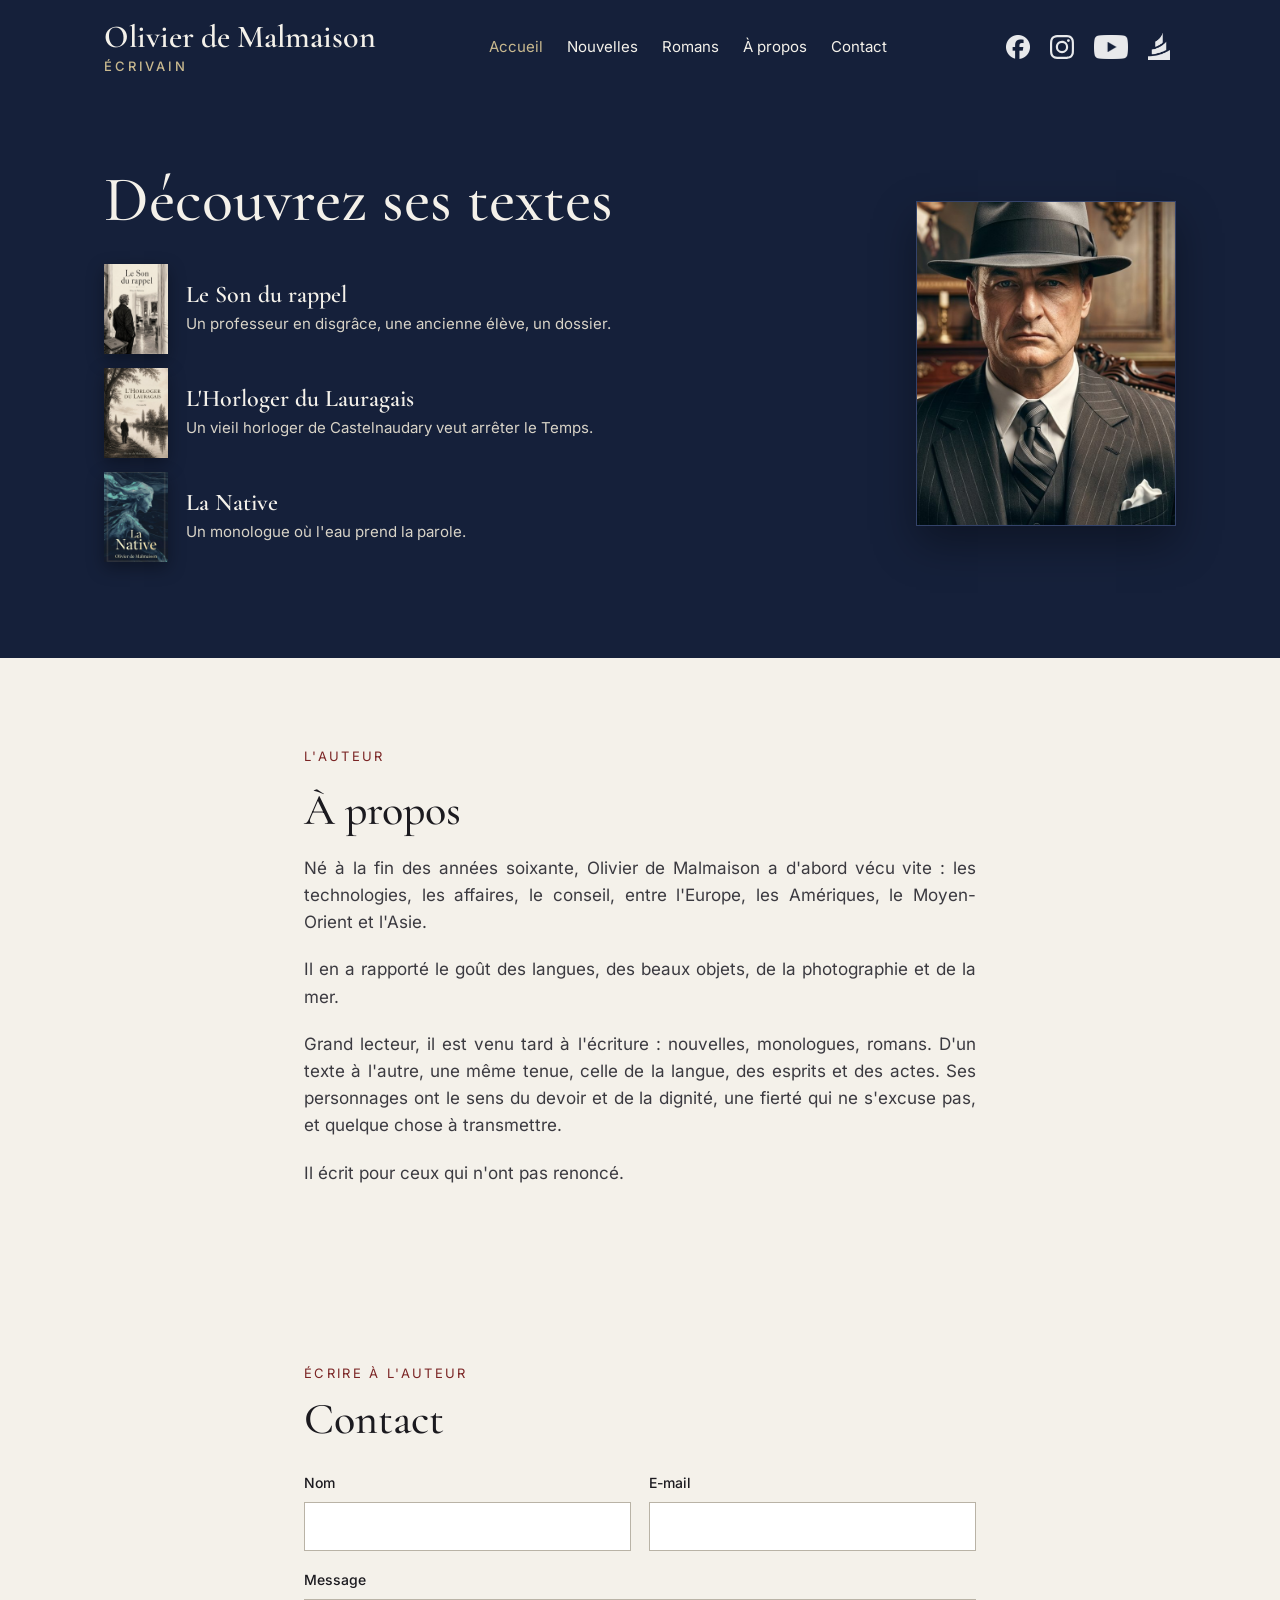
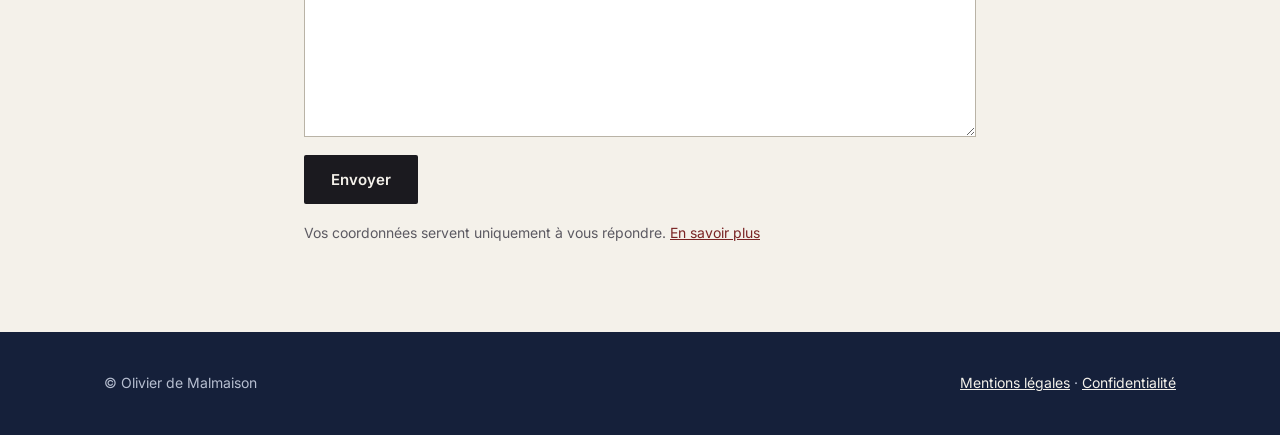
<file: index.html>
<!doctype html>
<html lang="fr">
<head>
<meta charset="utf-8">
<meta name="viewport" content="width=device-width, initial-scale=1">
<meta name="robots" content="noindex">
<title>Olivier de Malmaison – Écrivain</title>
<meta name="description" content="Nouvelles à lire en ligne et romans à paraître d&#x27;Olivier de Malmaison.">
<meta property="og:type" content="website">
<meta property="og:locale" content="fr_FR">
<meta property="og:site_name" content="Olivier de Malmaison">
<meta property="og:title" content="Olivier de Malmaison – Écrivain">
<meta property="og:description" content="Nouvelles à lire en ligne et romans à paraître d&#x27;Olivier de Malmaison.">
<meta property="og:url" content="https://olivierdemalmaison.github.io/">
<meta property="og:image" content="https://olivierdemalmaison.github.io/assets/img/auteur.jpg">
<link rel="icon" href="favicon.ico?v=3" sizes="any">
<link rel="icon" href="assets/img/favicon-32.png?v=3" sizes="32x32" type="image/png">
<link rel="icon" href="assets/img/favicon-192.png?v=3" sizes="192x192" type="image/png">
<link rel="apple-touch-icon" href="assets/img/apple-touch-icon.png?v=3">
<link rel="preload" href="assets/fonts/inter-latin-400-normal.woff2" as="font" type="font/woff2" crossorigin>
<link rel="preload" href="assets/fonts/cormorant-garamond-latin-600-normal.woff2" as="font" type="font/woff2" crossorigin>
<link rel="preload" href="assets/fonts/cormorant-garamond-latin-500-normal.woff2" as="font" type="font/woff2" crossorigin>
<link rel="stylesheet" href="assets/fonts.css">
<link rel="stylesheet" href="assets/style.css?v=22">
<script type="application/ld+json">
{
 "@context": "https://schema.org",
 "@type": "Person",
 "name": "Olivier de Malmaison",
 "jobTitle": "Écrivain",
 "url": "https://olivierdemalmaison.github.io/",
 "image": "https://olivierdemalmaison.github.io/assets/img/auteur.jpg",
 "description": "Écrivain. Nouvelles, monologues, romans.",
 "sameAs": [
  "https://www.facebook.com/olivierdemalmaison",
  "https://www.instagram.com/olivierdemalmaison/",
  "https://www.youtube.com/@OlivierdeMalmaison",
  "https://www.babelio.com/monprofil.php?id_user=2650344"
 ]
}
</script>
</head>
<body>

<header class="site-header">
  <div class="wrap">
    <h1 class="brand-h1"><a class="brand" href="./">Olivier de Malmaison<span class="brand-sub">Écrivain</span></a></h1>
    <nav class="nav" aria-label="Menu principal">
      <a href="./" aria-current="page">Accueil</a>
      <a href="nouvelles.html">Nouvelles</a>
      <a href="livres.html">Romans</a>
      <a href="#apropos">À propos</a>
      <a href="#contact">Contact</a>
    </nav>
    <nav class="social" aria-label="Réseaux sociaux">
      <a href="https://www.facebook.com/olivierdemalmaison" target="_blank" rel="noopener" class="icon" aria-label="Facebook"><img src="assets/img/facebook.png" alt="" width="24" height="24"></a>
      <a href="https://www.instagram.com/olivierdemalmaison/" target="_blank" rel="noopener" class="icon" aria-label="Instagram"><img src="assets/img/instagram.svg" alt="" width="24" height="24"></a>
      <a href="https://www.youtube.com/@OlivierdeMalmaison" target="_blank" rel="noopener" class="icon" aria-label="YouTube"><img src="assets/img/youtube.png" alt="" width="34" height="24" style="width:34px"></a>
      <a href="https://www.babelio.com/monprofil.php?id_user=2650344" target="_blank" rel="noopener" class="icon" aria-label="Babelio"><img src="assets/img/babelio.png" alt="" width="22" height="27" style="height:27px"></a>
    </nav>
  </div>
</header>

<main>
<section class="dark hero">
  <div class="wrap row">
    <div class="main stack" style="gap:28px">
      <h2 class="hero-title">Découvrez ses textes</h2>
      <div class="minis">
        <a class="mini" href="le-son-du-rappel.html">
          <img src="assets/img/couv-rappel.jpg" alt="" width="64" height="90">
          <span><b>Le Son du rappel</b><span>Un professeur en disgrâce, une ancienne élève, un dossier.</span></span>
        </a>
        <a class="mini" href="l-horloger-du-lauragais.html">
          <img src="assets/img/couv-horloger.jpg" alt="" width="64" height="90">
          <span><b>L'Horloger du Lauragais</b><span>Un vieil horloger de Castelnaudary veut arrêter le Temps.</span></span>
        </a>
        <a class="mini" href="la-native.html">
          <img src="assets/img/couv-native.jpg" alt="" width="64" height="90">
          <span><b>La Native</b><span>Un monologue où l'eau prend la parole.</span></span>
        </a>
      </div>
    </div>
    <div class="side">
      <img class="portrait-img" src="assets/img/auteur.jpg" alt="Portrait d'Olivier de Malmaison">
    </div>
  </div>
</section>

<section id="apropos">
  <div class="narrow stack">
    <p class="eyebrow">L'auteur</p>
    <h2>À propos</h2>
    <p style="margin:0;font-size:17px;color:var(--ink-2);text-align:justify;-webkit-hyphens:auto;hyphens:auto">Né à la fin des années soixante, Olivier de Malmaison a d'abord vécu vite : les technologies, les affaires, le conseil, entre l'Europe, les Amériques, le Moyen-Orient et l'Asie.</p>
    <p style="margin:0;font-size:17px;color:var(--ink-2);text-align:justify;-webkit-hyphens:auto;hyphens:auto">Il en a rapporté le goût des langues, des beaux objets, de la photographie et de la mer.</p>
    <p style="margin:0;font-size:17px;color:var(--ink-2);text-align:justify;-webkit-hyphens:auto;hyphens:auto">Grand lecteur, il est venu tard à l'écriture : nouvelles, monologues, romans. D'un texte à l'autre, une même tenue, celle de la langue, des esprits et des actes. Ses personnages ont le sens du devoir et de la dignité, une fierté qui ne s'excuse pas, et quelque chose à transmettre.</p>
    <p style="margin:0;font-size:17px;color:var(--ink-2);text-align:justify;-webkit-hyphens:auto;hyphens:auto">Il écrit pour ceux qui n'ont pas renoncé.</p>
  </div>
</section>

<section class="dark" id="avis" hidden>
  <div class="wrap stack" style="gap:40px">
    <div class="stack" style="gap:12px">
      <p class="eyebrow">Ils l'ont lu</p>
      <h2>Avis des lecteurs</h2>
    </div>
    <div class="grid" id="avis-liste"></div>
  </div>
</section>

<section id="contact">
  <div class="narrow stack" style="gap:28px">
    <div class="stack" style="gap:12px">
      <p class="eyebrow">Écrire à l'auteur</p>
      <h2>Contact</h2>
    </div>
    <form action="https://formsubmit.co/f9c924c545d4a12e9ade665f972b1585" method="post">
      <input type="hidden" name="_subject" value="Nouveau message depuis le site">
      <input type="hidden" name="_next" value="https://olivierdemalmaison.github.io/merci.html">
      <input type="hidden" name="_template" value="table">
      <input type="text" name="_honey" style="display:none" tabindex="-1" autocomplete="off">
      <div class="fields">
        <label>Nom<input type="text" name="nom" autocomplete="name" required></label>
        <label>E-mail<input type="email" name="email" autocomplete="email" required></label>
      </div>
      <label>Message<textarea name="message" rows="5" required></textarea></label>
      <div><button class="btn btn-ink" type="submit">Envoyer</button></div>
      <p class="note" style="margin:0">Vos coordonnées servent uniquement à vous répondre. <a href="confidentialite.html">En savoir plus</a></p>
    </form>
  </div>
</section>
</main>

<footer class="site-footer">
  <div class="wrap">
    <span>© Olivier de Malmaison</span>
    <span><a href="mentions-legales.html">Mentions légales</a> · <a href="confidentialite.html">Confidentialité</a></span>
  </div>
</footer>

<script src="assets/vitrine.js"></script>
<script data-goatcounter="https://olivierdemalmaison.goatcounter.com/count" async src="https://gc.zgo.at/count.js"></script>
</body>
</html>
</file>
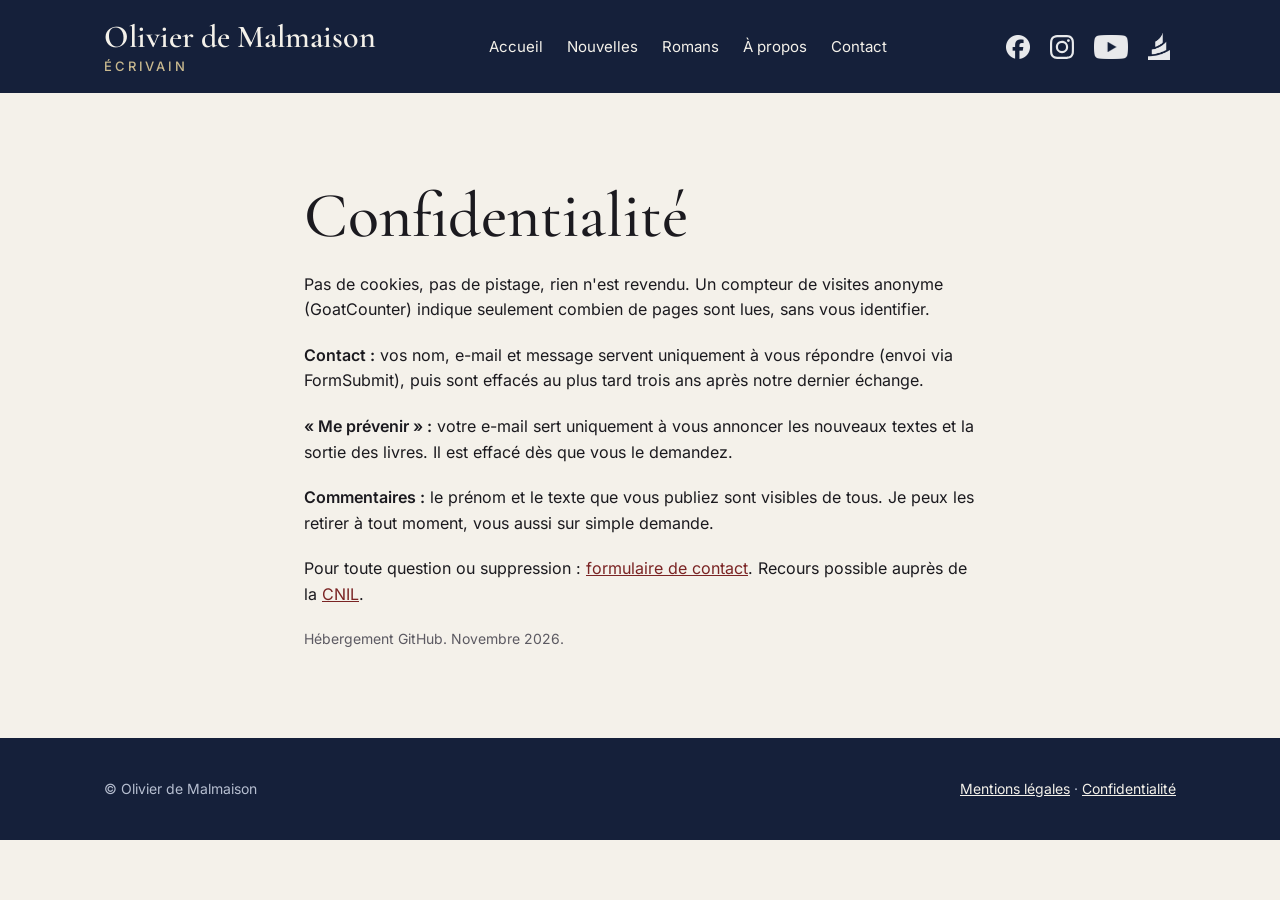
<file: confidentialite.html>
<!doctype html>
<html lang="fr">
<head>
<meta charset="utf-8">
<meta name="viewport" content="width=device-width, initial-scale=1">
<meta name="robots" content="noindex">
<title>Confidentialité – Olivier de Malmaison</title>
<meta name="description" content="Ce que ce site fait de vos données.">
<meta property="og:type" content="website">
<meta property="og:locale" content="fr_FR">
<meta property="og:site_name" content="Olivier de Malmaison">
<meta property="og:title" content="Confidentialité – Olivier de Malmaison">
<meta property="og:description" content="Ce que ce site fait de vos données.">
<meta property="og:url" content="https://olivierdemalmaison.github.io/confidentialite.html">
<meta property="og:image" content="https://olivierdemalmaison.github.io/assets/img/auteur.jpg">
<link rel="icon" href="favicon.ico?v=3" sizes="any">
<link rel="icon" href="assets/img/favicon-32.png?v=3" sizes="32x32" type="image/png">
<link rel="icon" href="assets/img/favicon-192.png?v=3" sizes="192x192" type="image/png">
<link rel="apple-touch-icon" href="assets/img/apple-touch-icon.png?v=3">
<link rel="preload" href="assets/fonts/inter-latin-400-normal.woff2" as="font" type="font/woff2" crossorigin>
<link rel="preload" href="assets/fonts/cormorant-garamond-latin-600-normal.woff2" as="font" type="font/woff2" crossorigin>
<link rel="preload" href="assets/fonts/cormorant-garamond-latin-500-normal.woff2" as="font" type="font/woff2" crossorigin>
<link rel="stylesheet" href="assets/fonts.css">
<link rel="stylesheet" href="assets/style.css?v=22">
</head>
<body>

<header class="site-header">
  <div class="wrap">
    <a class="brand" href="./">Olivier de Malmaison<span class="brand-sub">Écrivain</span></a>
    <nav class="nav" aria-label="Menu principal">
      <a href="./">Accueil</a>
      <a href="nouvelles.html">Nouvelles</a>
      <a href="livres.html">Romans</a>
      <a href="./#apropos">À propos</a>
      <a href="./#contact">Contact</a>
    </nav>
    <nav class="social" aria-label="Réseaux sociaux">
      <a href="https://www.facebook.com/olivierdemalmaison" target="_blank" rel="noopener" class="icon" aria-label="Facebook"><img src="assets/img/facebook.png" alt="" width="24" height="24"></a>
      <a href="https://www.instagram.com/olivierdemalmaison/" target="_blank" rel="noopener" class="icon" aria-label="Instagram"><img src="assets/img/instagram.svg" alt="" width="24" height="24"></a>
      <a href="https://www.youtube.com/@OlivierdeMalmaison" target="_blank" rel="noopener" class="icon" aria-label="YouTube"><img src="assets/img/youtube.png" alt="" width="34" height="24" style="width:34px"></a>
      <a href="https://www.babelio.com/monprofil.php?id_user=2650344" target="_blank" rel="noopener" class="icon" aria-label="Babelio"><img src="assets/img/babelio.png" alt="" width="22" height="27" style="height:27px"></a>
    </nav>
  </div>
</header>

<main>
<section>
  <div class="narrow stack">
    <h1>Confidentialité</h1>
    <p style="margin:0">Pas de cookies, pas de pistage, rien n'est revendu. Un compteur de visites anonyme (GoatCounter) indique seulement combien de pages sont lues, sans vous identifier.</p>
    <p style="margin:0"><b>Contact :</b> vos nom, e-mail et message servent uniquement à vous répondre (envoi via FormSubmit), puis sont effacés au plus tard trois ans après notre dernier échange.</p>
    <p style="margin:0"><b>« Me prévenir » :</b> votre e-mail sert uniquement à vous annoncer les nouveaux textes et la sortie des livres. Il est effacé dès que vous le demandez.</p>
    <p style="margin:0"><b>Commentaires :</b> le prénom et le texte que vous publiez sont visibles de tous. Je peux les retirer à tout moment, vous aussi sur simple demande.</p>
    <p style="margin:0">Pour toute question ou suppression : <a href="./#contact">formulaire de contact</a>. Recours possible auprès de la <a href="https://www.cnil.fr" target="_blank" rel="noopener">CNIL</a>.</p>
    <p class="note" style="margin:0">Hébergement GitHub. Novembre 2026.</p>
  </div>
</section>
</main>

<footer class="site-footer">
  <div class="wrap">
    <span>© Olivier de Malmaison</span>
    <span><a href="mentions-legales.html">Mentions légales</a> · <a href="confidentialite.html">Confidentialité</a></span>
  </div>
</footer>

<script data-goatcounter="https://olivierdemalmaison.goatcounter.com/count" async src="https://gc.zgo.at/count.js"></script>
</body>
</html>
</file>
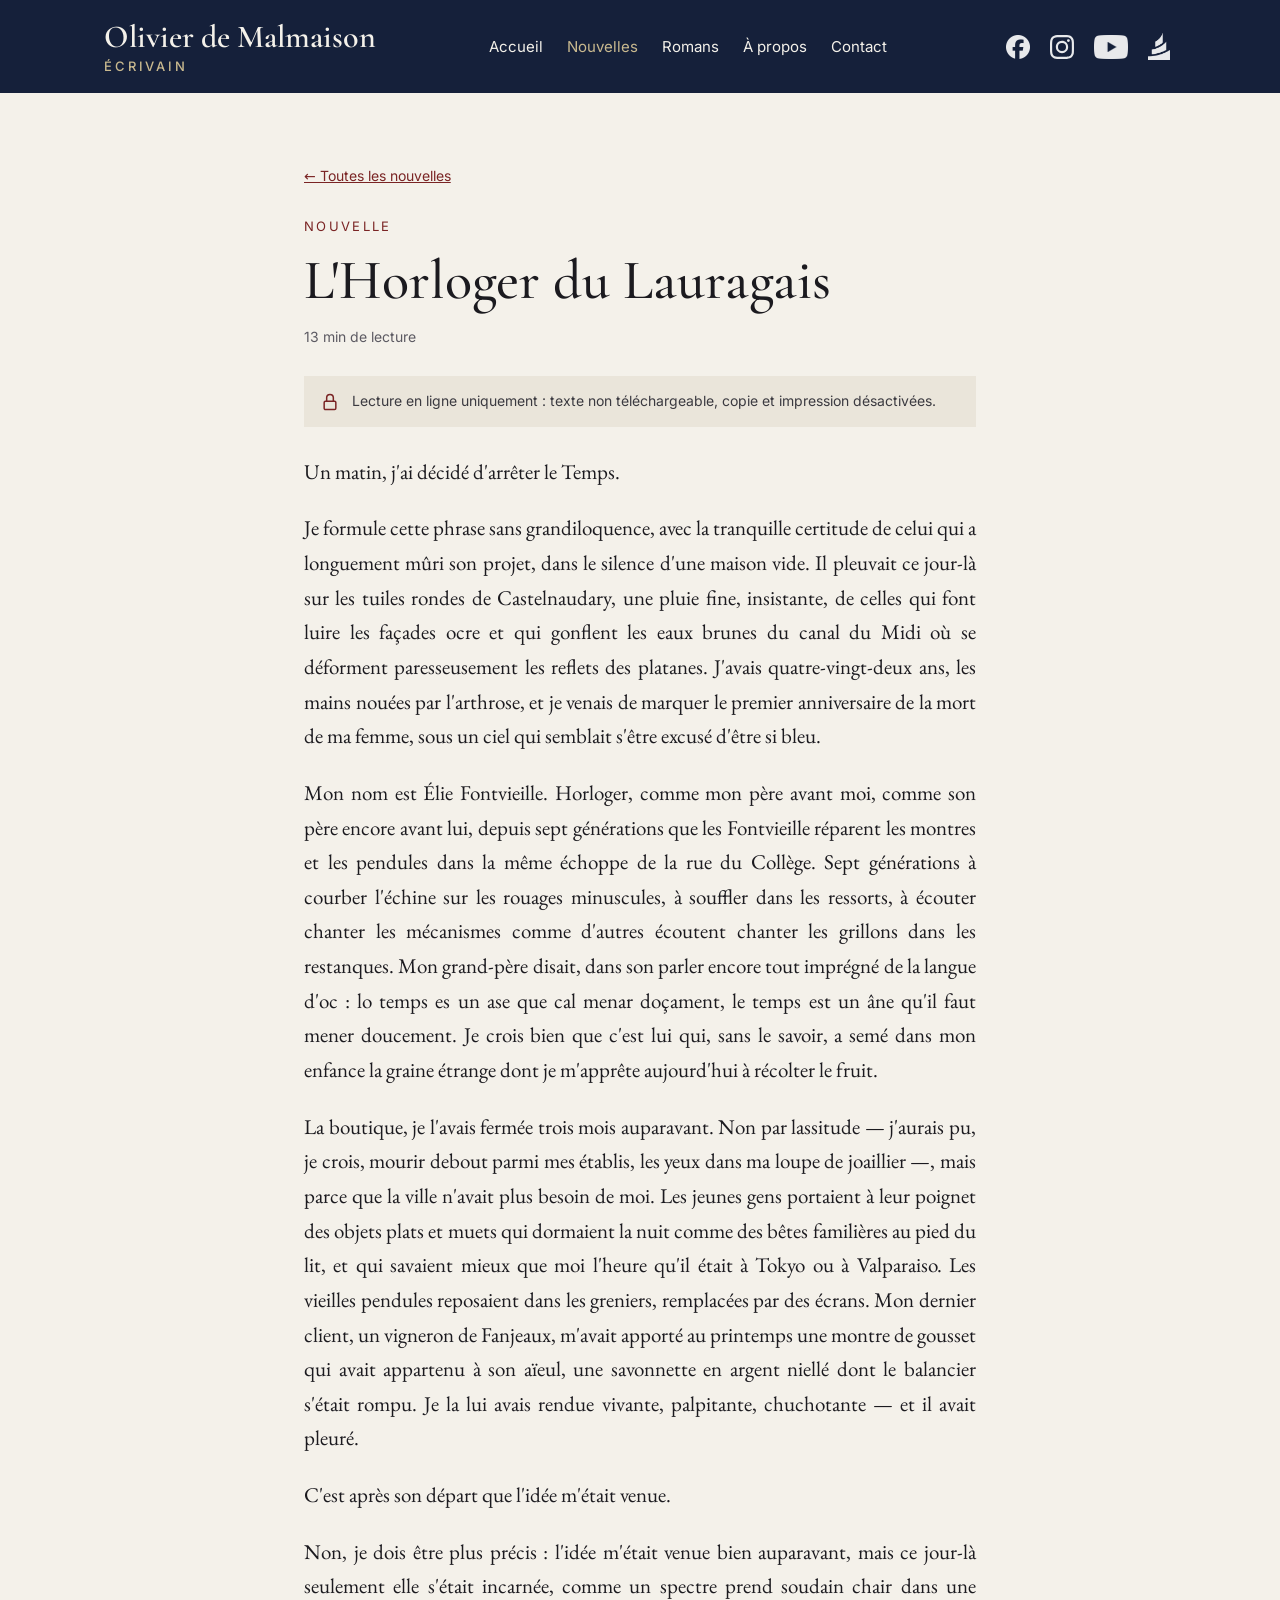
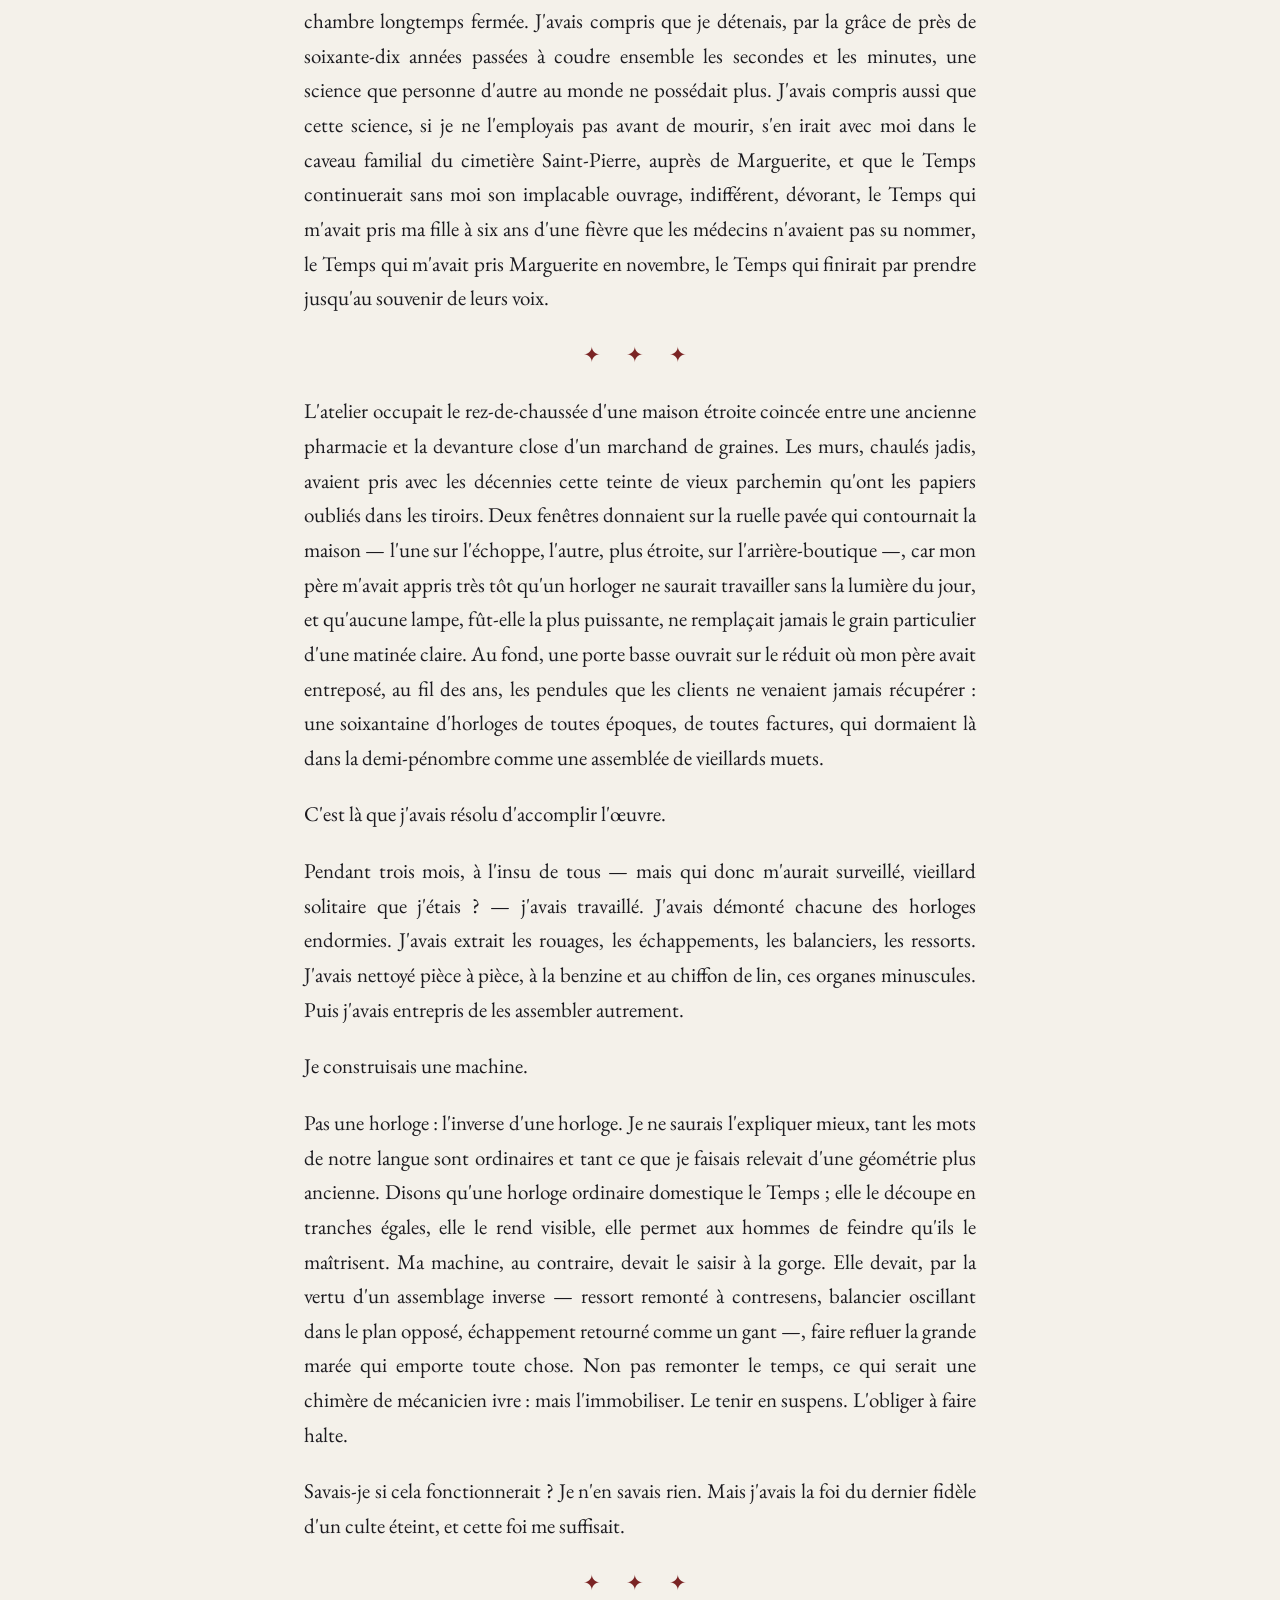
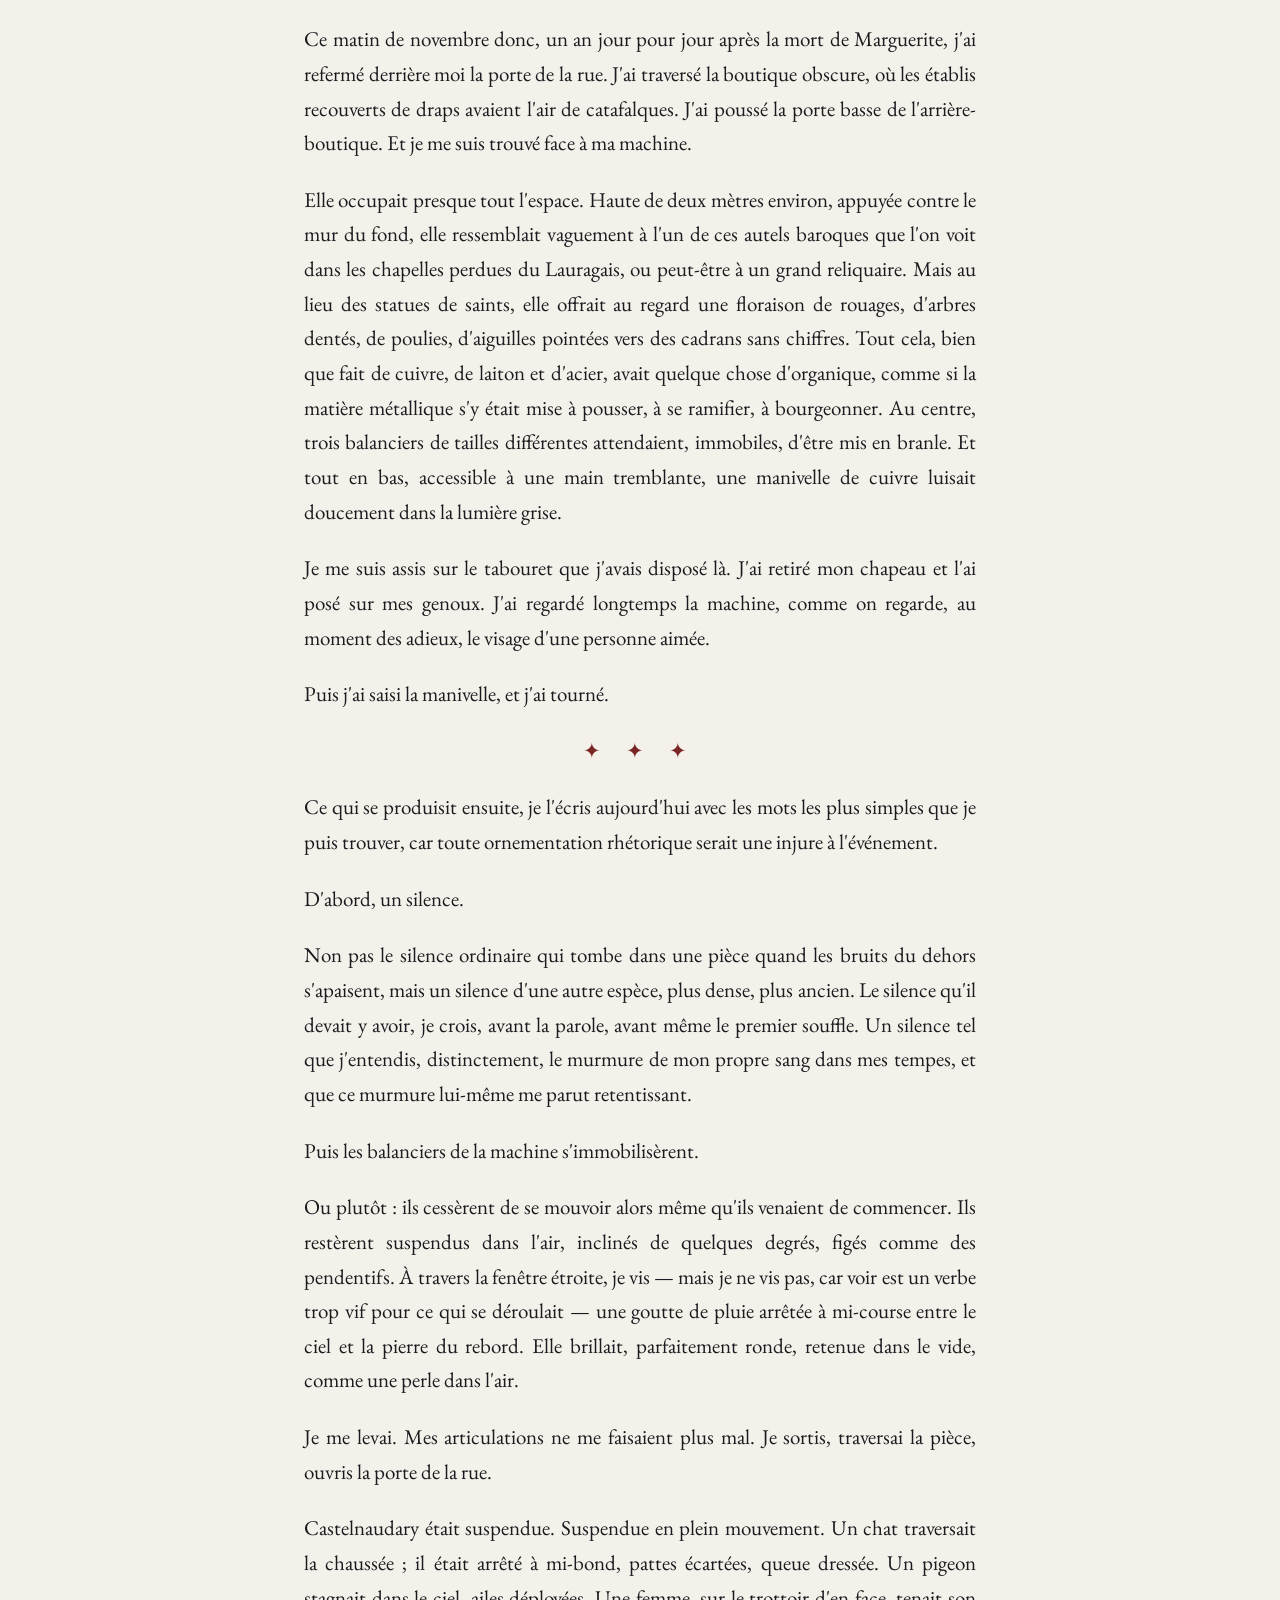
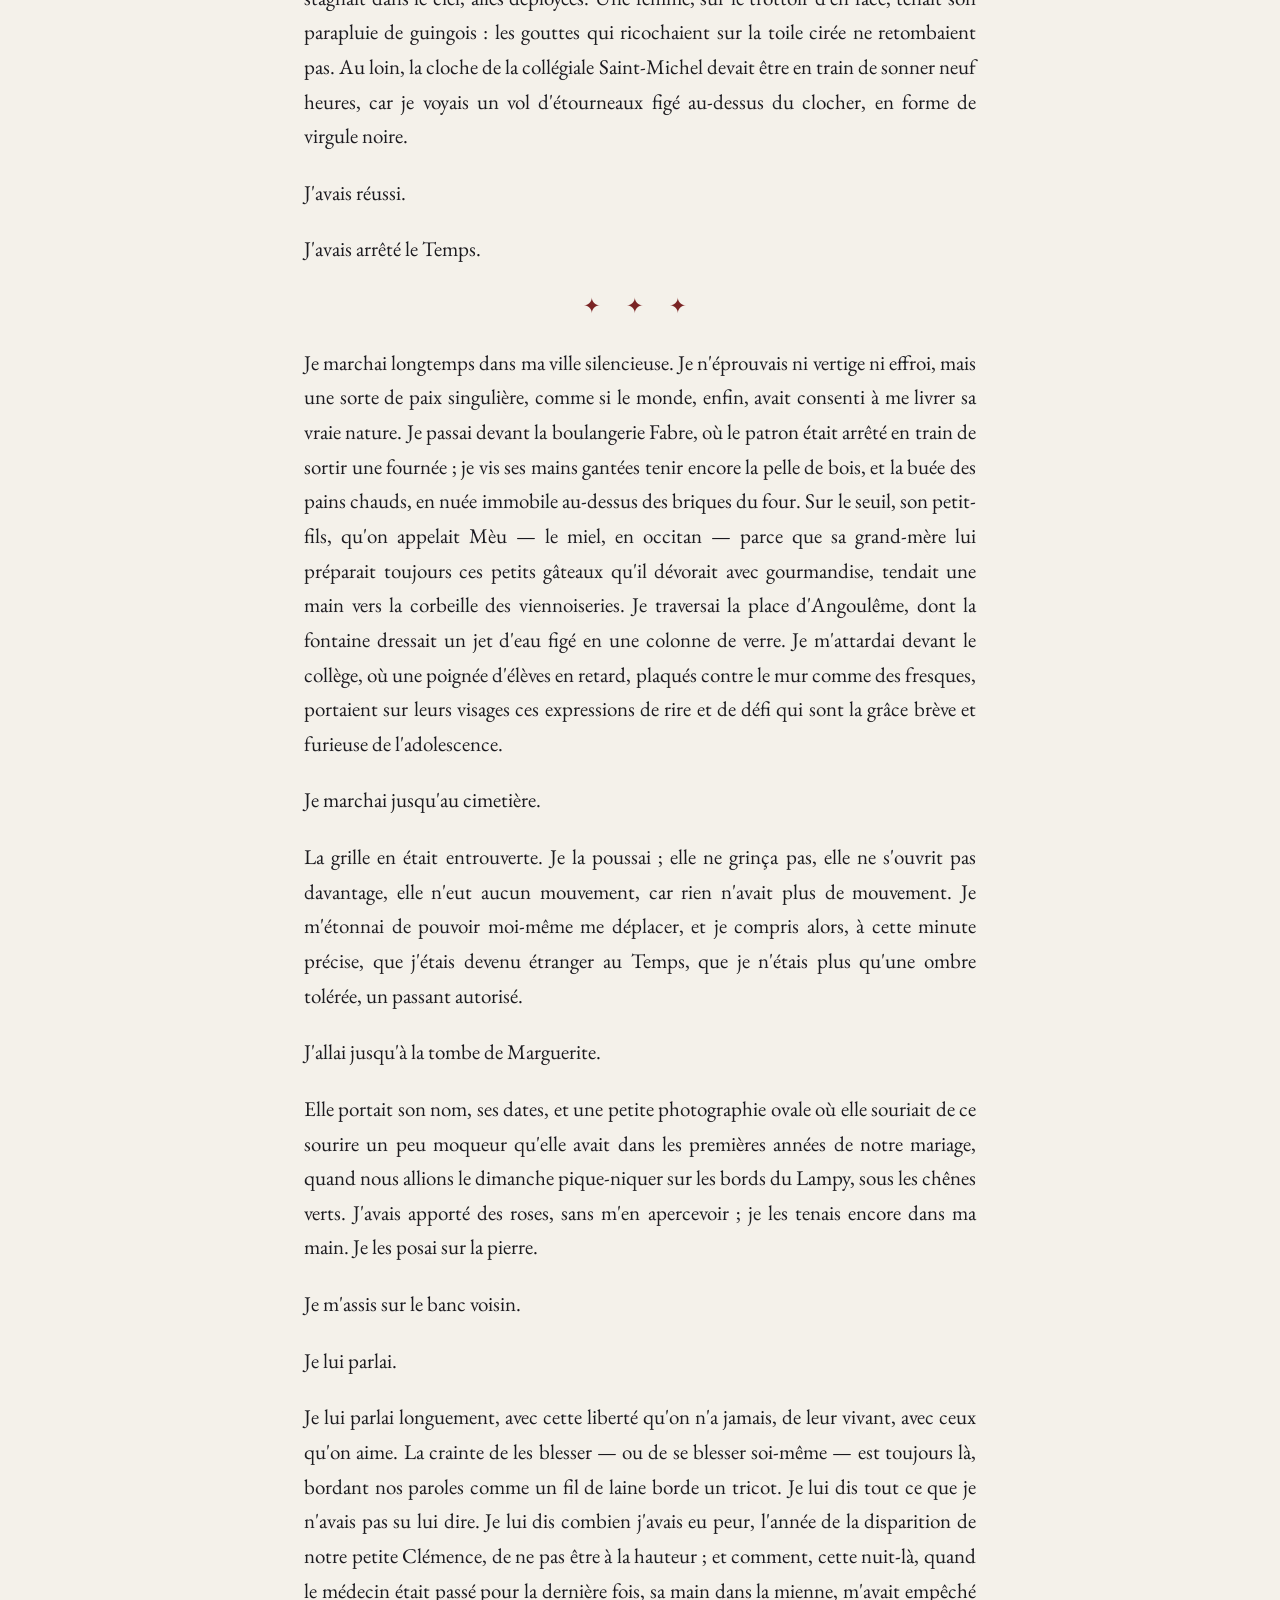
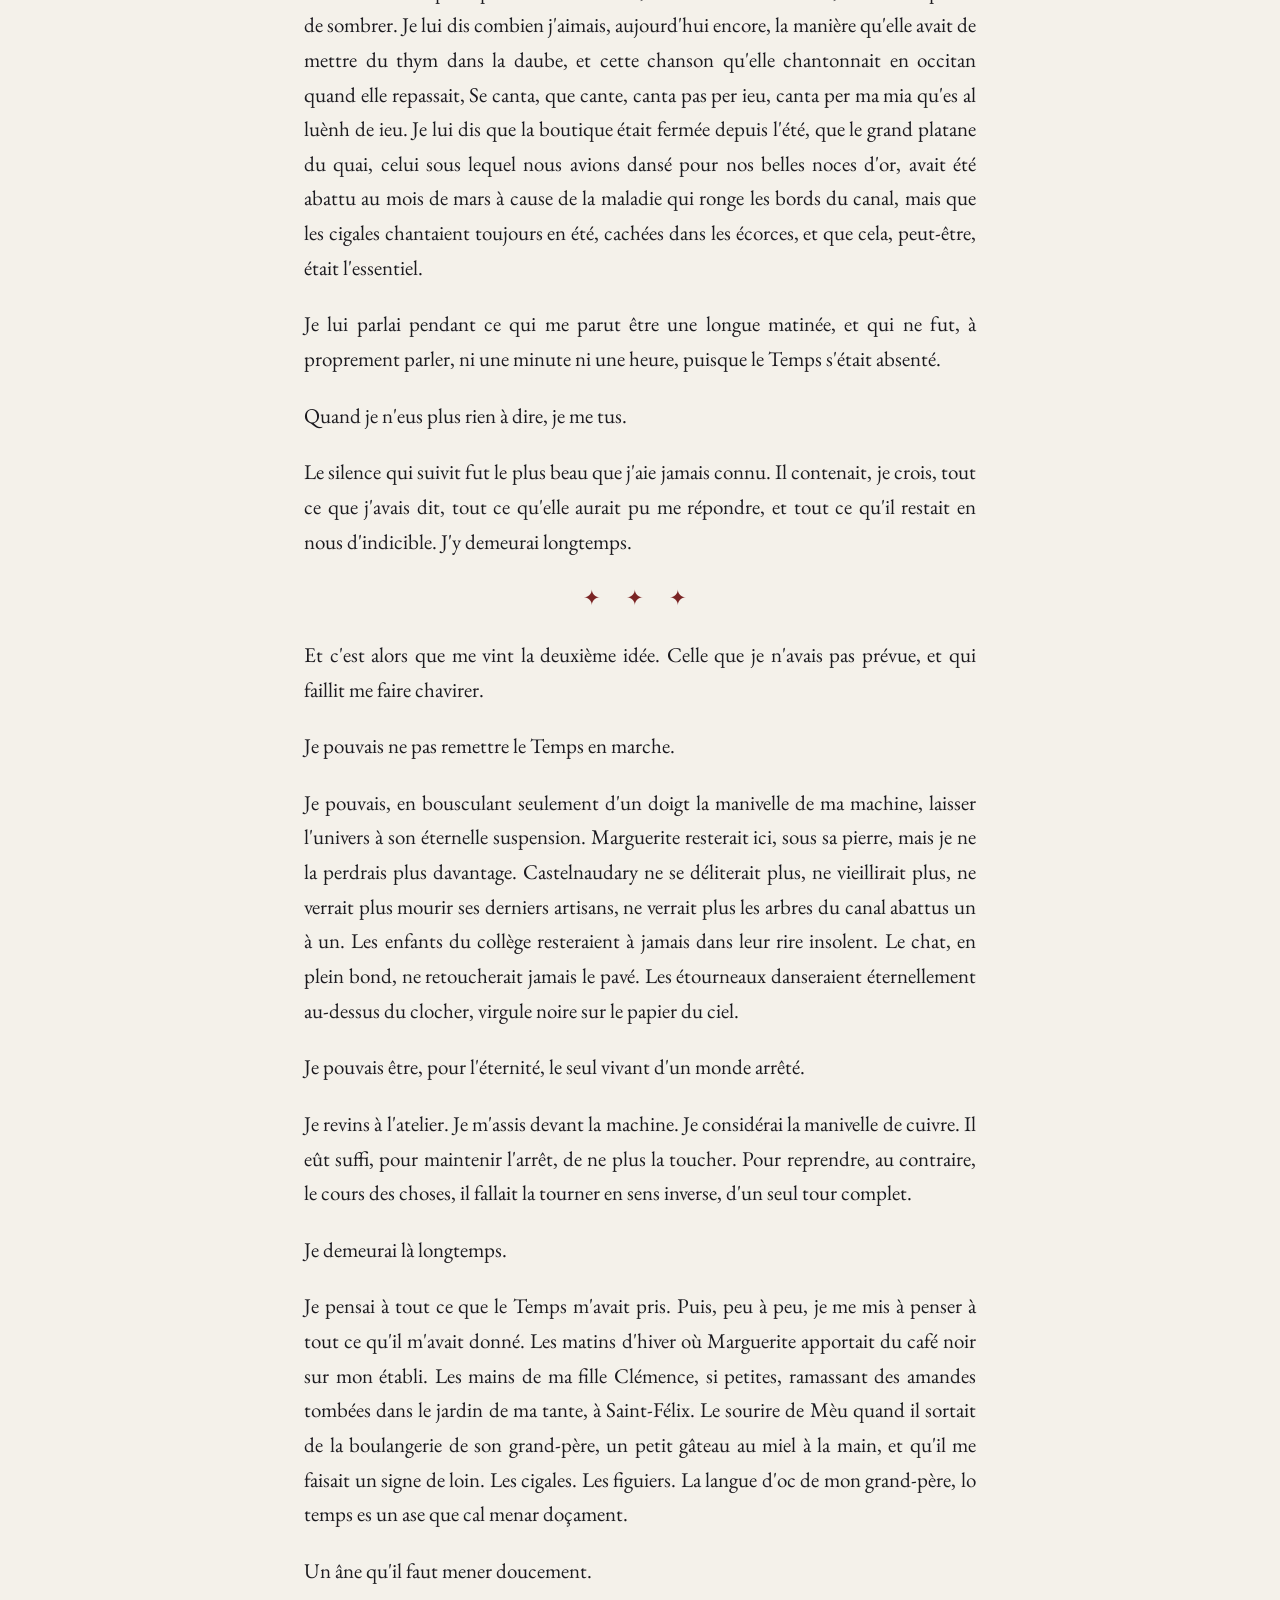
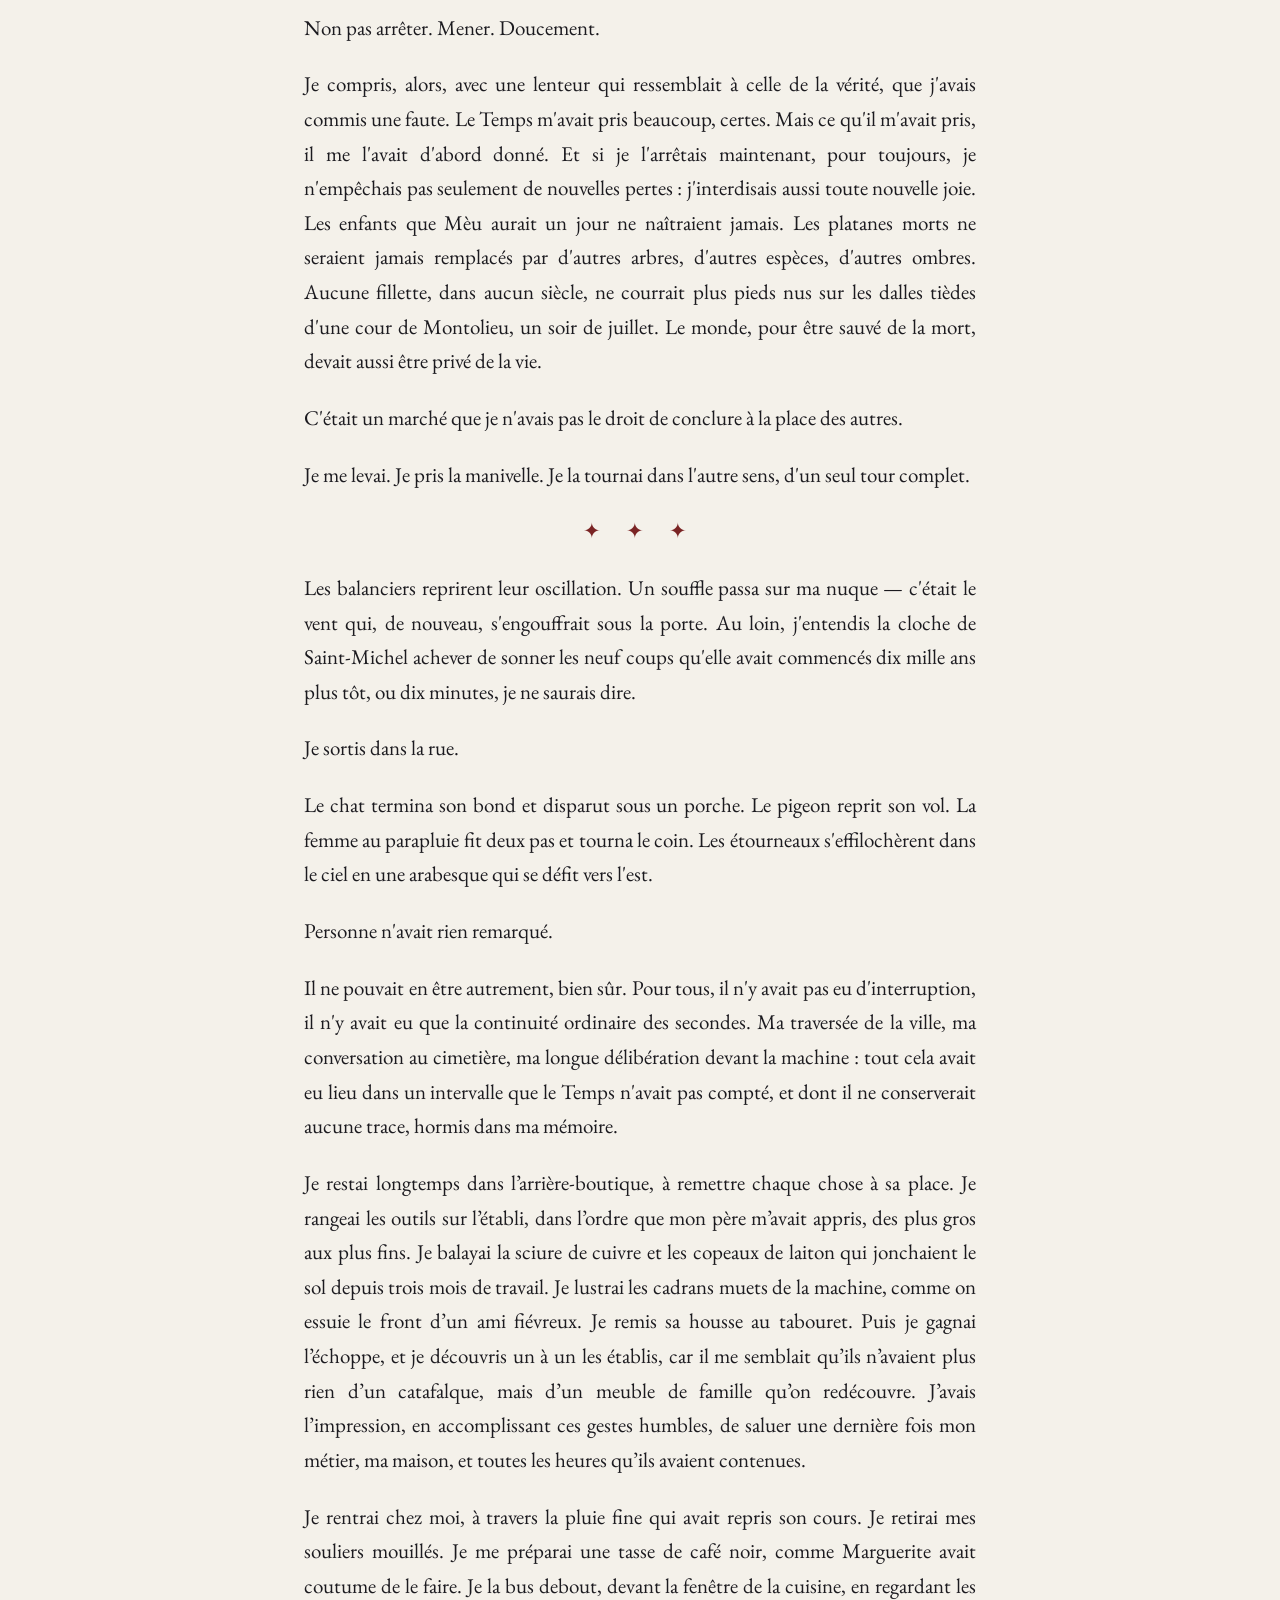
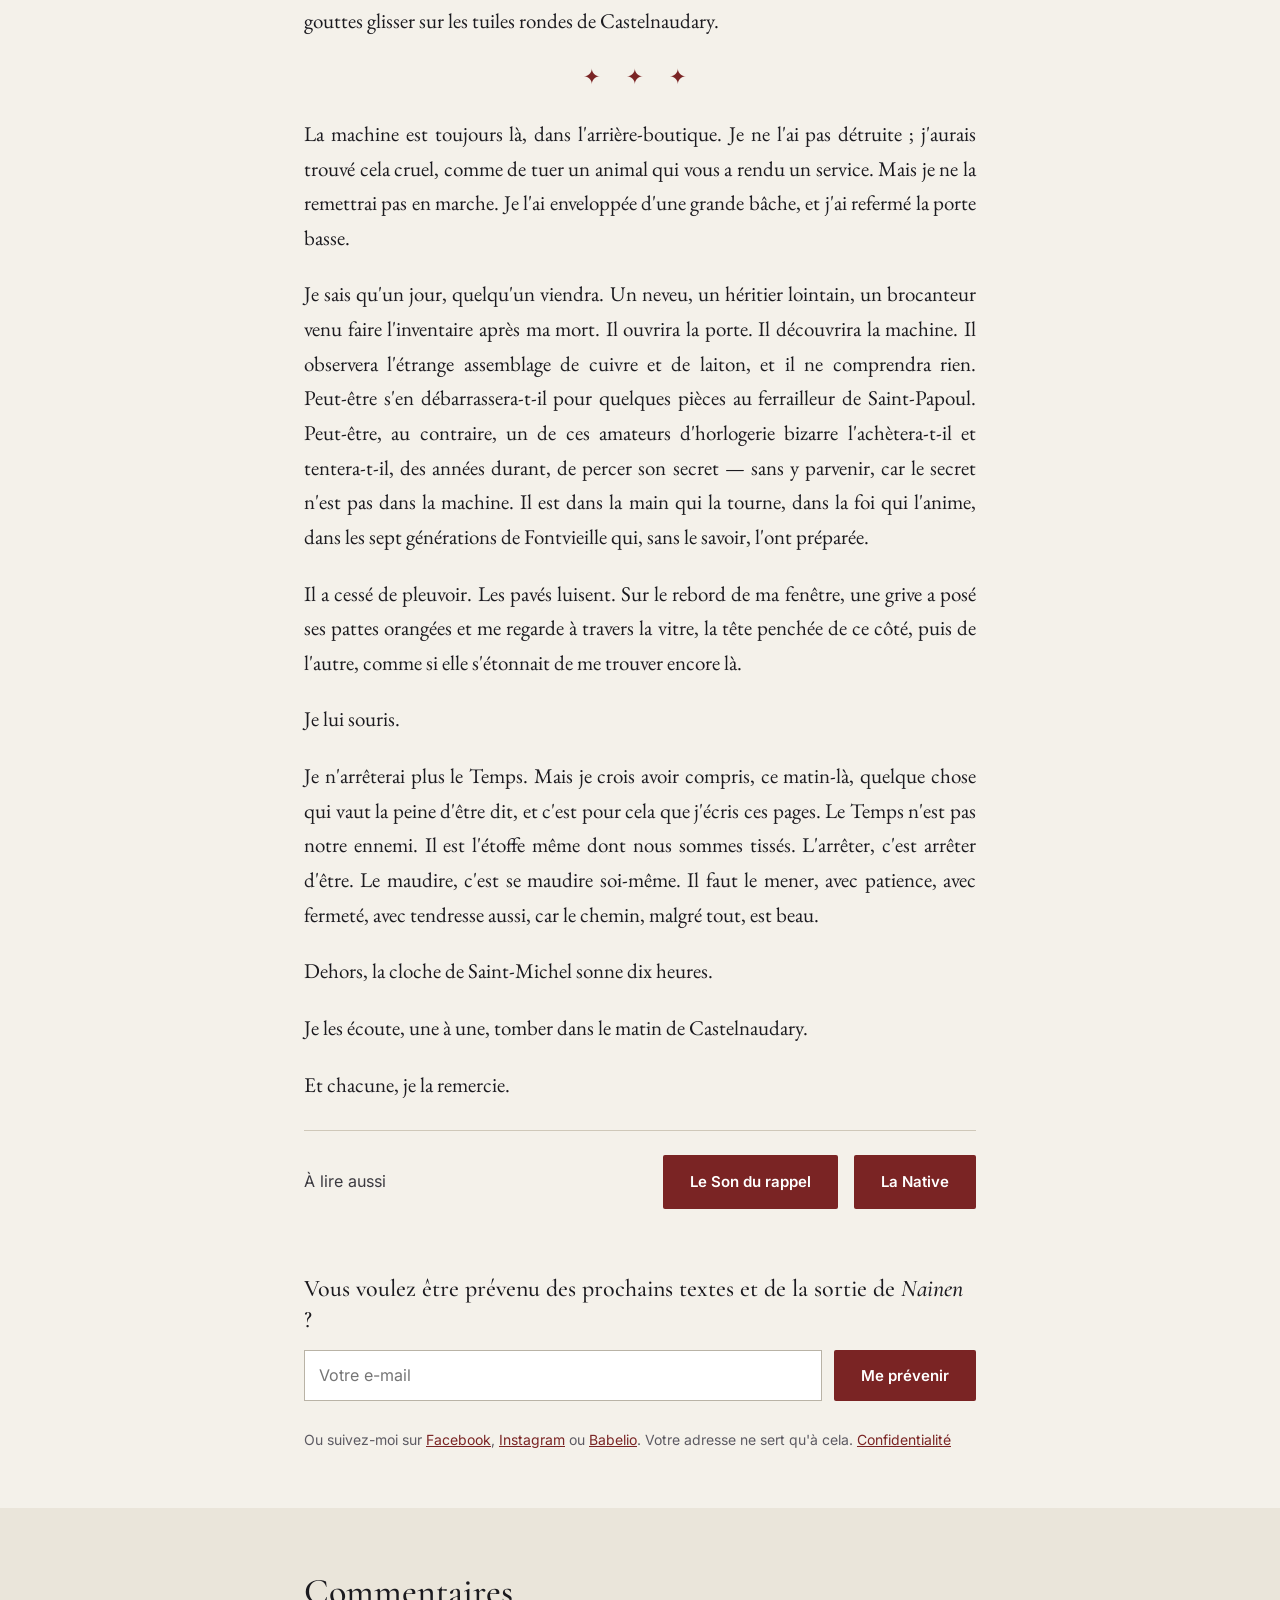
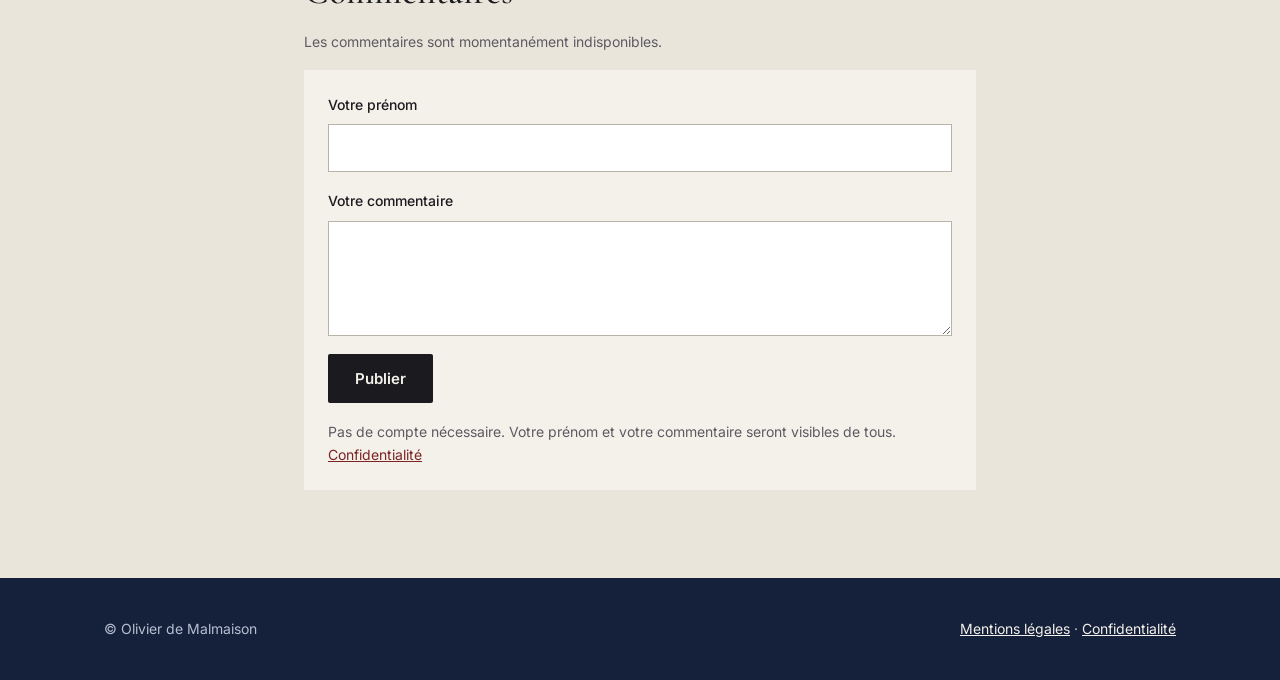
<file: l-horloger-du-lauragais.html>
<!doctype html>
<html lang="fr">
<head>
<meta charset="utf-8">
<meta name="viewport" content="width=device-width, initial-scale=1">
<meta name="robots" content="noindex">
<title>L'Horloger du Lauragais – Olivier de Malmaison</title>
<meta name="description" content="Un vieil horloger de Castelnaudary veut arrêter le Temps. Une nouvelle à lire en ligne.">
<meta property="og:type" content="website">
<meta property="og:locale" content="fr_FR">
<meta property="og:site_name" content="Olivier de Malmaison">
<meta property="og:title" content="L&#x27;Horloger du Lauragais – Olivier de Malmaison">
<meta property="og:description" content="Un vieil horloger de Castelnaudary veut arrêter le Temps. Une nouvelle à lire en ligne.">
<meta property="og:url" content="https://olivierdemalmaison.github.io/l-horloger-du-lauragais.html">
<meta property="og:image" content="https://olivierdemalmaison.github.io/assets/img/couv-horloger.jpg">
<link rel="icon" href="favicon.ico?v=3" sizes="any">
<link rel="icon" href="assets/img/favicon-32.png?v=3" sizes="32x32" type="image/png">
<link rel="icon" href="assets/img/favicon-192.png?v=3" sizes="192x192" type="image/png">
<link rel="apple-touch-icon" href="assets/img/apple-touch-icon.png?v=3">
<link rel="preload" href="assets/fonts/inter-latin-400-normal.woff2" as="font" type="font/woff2" crossorigin>
<link rel="preload" href="assets/fonts/cormorant-garamond-latin-600-normal.woff2" as="font" type="font/woff2" crossorigin>
<link rel="preload" href="assets/fonts/cormorant-garamond-latin-500-normal.woff2" as="font" type="font/woff2" crossorigin>
<link rel="preload" href="assets/fonts/eb-garamond-latin-400-normal.woff2" as="font" type="font/woff2" crossorigin>
<link rel="stylesheet" href="assets/fonts.css">
<link rel="stylesheet" href="assets/style.css?v=22">
<script type="application/ld+json">
{
 "@context": "https://schema.org",
 "@type": "CreativeWork",
 "genre": "Nouvelle",
 "name": "L'Horloger du Lauragais",
 "author": {
  "@type": "Person",
  "name": "Olivier de Malmaison",
  "url": "https://olivierdemalmaison.github.io/"
 },
 "inLanguage": "fr",
 "url": "https://olivierdemalmaison.github.io/l-horloger-du-lauragais.html",
 "image": "https://olivierdemalmaison.github.io/assets/img/couv-horloger.jpg",
 "description": "À Castelnaudary, un vieux maître horloger entreprend une œuvre secrète née du deuil et du temps qui passe.",
 "isAccessibleForFree": true,
 "datePublished": "2026-11-08"
}
</script>
</head>
<body>

<header class="site-header">
  <div class="wrap">
    <a class="brand" href="./">Olivier de Malmaison<span class="brand-sub">Écrivain</span></a>
    <nav class="nav" aria-label="Menu principal">
      <a href="./">Accueil</a>
      <a href="nouvelles.html" aria-current="page">Nouvelles</a>
      <a href="livres.html">Romans</a>
      <a href="./#apropos">À propos</a>
      <a href="./#contact">Contact</a>
    </nav>
    <nav class="social" aria-label="Réseaux sociaux">
      <a href="https://www.facebook.com/olivierdemalmaison" target="_blank" rel="noopener" class="icon" aria-label="Facebook"><img src="assets/img/facebook.png" alt="" width="24" height="24"></a>
      <a href="https://www.instagram.com/olivierdemalmaison/" target="_blank" rel="noopener" class="icon" aria-label="Instagram"><img src="assets/img/instagram.svg" alt="" width="24" height="24"></a>
      <a href="https://www.youtube.com/@OlivierdeMalmaison" target="_blank" rel="noopener" class="icon" aria-label="YouTube"><img src="assets/img/youtube.png" alt="" width="34" height="24" style="width:34px"></a>
      <a href="https://www.babelio.com/monprofil.php?id_user=2650344" target="_blank" rel="noopener" class="icon" aria-label="Babelio"><img src="assets/img/babelio.png" alt="" width="22" height="27" style="height:27px"></a>
    </nav>
  </div>
</header>

<main>
<article class="reading">
  <div class="narrow stack" style="gap:28px">
    <a href="nouvelles.html" style="font-size:14px">← Toutes les nouvelles</a>
    <div class="stack" style="gap:14px">
      <p class="eyebrow">Nouvelle</p>
      <h1 style="font-size:clamp(38px,6vw,56px)">L'Horloger du Lauragais</h1>
      <p class="note" style="margin:0">13 min de lecture</p>
    </div>
    <div class="protect-note">
      <svg aria-hidden="true" width="20" height="20" viewBox="0 0 24 24" fill="none" stroke="#7A2424" stroke-width="1.8"><rect x="5" y="11" width="14" height="10" rx="1.5"></rect><path d="M8 11V7a4 4 0 0 1 8 0v4"></path></svg>
      <span>Lecture en ligne uniquement : texte non téléchargeable, copie et impression désactivées.</span>
    </div>
    <div class="text protected">
      <p>Un matin, j'ai décidé d'arrêter le Temps.</p>
      <p>Je formule cette phrase sans grandiloquence, avec la tranquille certitude de celui qui a longuement mûri son projet, dans le silence d'une maison vide. Il pleuvait ce jour-là sur les tuiles rondes de Castelnaudary, une pluie fine, insistante, de celles qui font luire les façades ocre et qui gonflent les eaux brunes du canal du Midi où se déforment paresseusement les reflets des platanes. J'avais quatre-vingt-deux ans, les mains nouées par l'arthrose, et je venais de marquer le premier anniversaire de la mort de ma femme, sous un ciel qui semblait s'être excusé d'être si bleu.</p>
      <p>Mon nom est Élie Fontvieille. Horloger, comme mon père avant moi, comme son père encore avant lui, depuis sept générations que les Fontvieille réparent les montres et les pendules dans la même échoppe de la rue du Collège. Sept générations à courber l'échine sur les rouages minuscules, à souffler dans les ressorts, à écouter chanter les mécanismes comme d'autres écoutent chanter les grillons dans les restanques. Mon grand-père disait, dans son parler encore tout imprégné de la langue d'oc : lo temps es un ase que cal menar doçament, le temps est un âne qu'il faut mener doucement. Je crois bien que c'est lui qui, sans le savoir, a semé dans mon enfance la graine étrange dont je m'apprête aujourd'hui à récolter le fruit.</p>
      <p>La boutique, je l'avais fermée trois mois auparavant. Non par lassitude — j'aurais pu, je crois, mourir debout parmi mes établis, les yeux dans ma loupe de joaillier —, mais parce que la ville n'avait plus besoin de moi. Les jeunes gens portaient à leur poignet des objets plats et muets qui dormaient la nuit comme des bêtes familières au pied du lit, et qui savaient mieux que moi l'heure qu'il était à Tokyo ou à Valparaiso. Les vieilles pendules reposaient dans les greniers, remplacées par des écrans. Mon dernier client, un vigneron de Fanjeaux, m'avait apporté au printemps une montre de gousset qui avait appartenu à son aïeul, une savonnette en argent niellé dont le balancier s'était rompu. Je la lui avais rendue vivante, palpitante, chuchotante — et il avait pleuré.</p>
      <p>C'est après son départ que l'idée m'était venue.</p>
      <p>Non, je dois être plus précis : l'idée m'était venue bien auparavant, mais ce jour-là seulement elle s'était incarnée, comme un spectre prend soudain chair dans une chambre longtemps fermée. J'avais compris que je détenais, par la grâce de près de soixante-dix années passées à coudre ensemble les secondes et les minutes, une science que personne d'autre au monde ne possédait plus. J'avais compris aussi que cette science, si je ne l'employais pas avant de mourir, s'en irait avec moi dans le caveau familial du cimetière Saint-Pierre, auprès de Marguerite, et que le Temps continuerait sans moi son implacable ouvrage, indifférent, dévorant, le Temps qui m'avait pris ma fille à six ans d'une fièvre que les médecins n'avaient pas su nommer, le Temps qui m'avait pris Marguerite en novembre, le Temps qui finirait par prendre jusqu'au souvenir de leurs voix.</p>
      <p class="sep">✦ ✦ ✦</p>
      <p>L'atelier occupait le rez-de-chaussée d'une maison étroite coincée entre une ancienne pharmacie et la devanture close d'un marchand de graines. Les murs, chaulés jadis, avaient pris avec les décennies cette teinte de vieux parchemin qu'ont les papiers oubliés dans les tiroirs. Deux fenêtres donnaient sur la ruelle pavée qui contournait la maison — l'une sur l'échoppe, l'autre, plus étroite, sur l'arrière-boutique —, car mon père m'avait appris très tôt qu'un horloger ne saurait travailler sans la lumière du jour, et qu'aucune lampe, fût-elle la plus puissante, ne remplaçait jamais le grain particulier d'une matinée claire. Au fond, une porte basse ouvrait sur le réduit où mon père avait entreposé, au fil des ans, les pendules que les clients ne venaient jamais récupérer : une soixantaine d'horloges de toutes époques, de toutes factures, qui dormaient là dans la demi-pénombre comme une assemblée de vieillards muets.</p>
      <p>C'est là que j'avais résolu d'accomplir l'œuvre.</p>
      <p>Pendant trois mois, à l'insu de tous — mais qui donc m'aurait surveillé, vieillard solitaire que j'étais ? — j'avais travaillé. J'avais démonté chacune des horloges endormies. J'avais extrait les rouages, les échappements, les balanciers, les ressorts. J'avais nettoyé pièce à pièce, à la benzine et au chiffon de lin, ces organes minuscules. Puis j'avais entrepris de les assembler autrement.</p>
      <p>Je construisais une machine.</p>
      <p>Pas une horloge : l'inverse d'une horloge. Je ne saurais l'expliquer mieux, tant les mots de notre langue sont ordinaires et tant ce que je faisais relevait d'une géométrie plus ancienne. Disons qu'une horloge ordinaire domestique le Temps ; elle le découpe en tranches égales, elle le rend visible, elle permet aux hommes de feindre qu'ils le maîtrisent. Ma machine, au contraire, devait le saisir à la gorge. Elle devait, par la vertu d'un assemblage inverse — ressort remonté à contresens, balancier oscillant dans le plan opposé, échappement retourné comme un gant —, faire refluer la grande marée qui emporte toute chose. Non pas remonter le temps, ce qui serait une chimère de mécanicien ivre : mais l'immobiliser. Le tenir en suspens. L'obliger à faire halte.</p>
      <p>Savais-je si cela fonctionnerait ? Je n'en savais rien. Mais j'avais la foi du dernier fidèle d'un culte éteint, et cette foi me suffisait.</p>
      <p class="sep">✦ ✦ ✦</p>
      <p>Ce matin de novembre donc, un an jour pour jour après la mort de Marguerite, j'ai refermé derrière moi la porte de la rue. J'ai traversé la boutique obscure, où les établis recouverts de draps avaient l'air de catafalques. J'ai poussé la porte basse de l'arrière-boutique. Et je me suis trouvé face à ma machine.</p>
      <p>Elle occupait presque tout l'espace. Haute de deux mètres environ, appuyée contre le mur du fond, elle ressemblait vaguement à l'un de ces autels baroques que l'on voit dans les chapelles perdues du Lauragais, ou peut-être à un grand reliquaire. Mais au lieu des statues de saints, elle offrait au regard une floraison de rouages, d'arbres dentés, de poulies, d'aiguilles pointées vers des cadrans sans chiffres. Tout cela, bien que fait de cuivre, de laiton et d'acier, avait quelque chose d'organique, comme si la matière métallique s'y était mise à pousser, à se ramifier, à bourgeonner. Au centre, trois balanciers de tailles différentes attendaient, immobiles, d'être mis en branle. Et tout en bas, accessible à une main tremblante, une manivelle de cuivre luisait doucement dans la lumière grise.</p>
      <p>Je me suis assis sur le tabouret que j'avais disposé là. J'ai retiré mon chapeau et l'ai posé sur mes genoux. J'ai regardé longtemps la machine, comme on regarde, au moment des adieux, le visage d'une personne aimée.</p>
      <p>Puis j'ai saisi la manivelle, et j'ai tourné.</p>
      <p class="sep">✦ ✦ ✦</p>
      <p>Ce qui se produisit ensuite, je l'écris aujourd'hui avec les mots les plus simples que je puis trouver, car toute ornementation rhétorique serait une injure à l'événement.</p>
      <p>D'abord, un silence.</p>
      <p>Non pas le silence ordinaire qui tombe dans une pièce quand les bruits du dehors s'apaisent, mais un silence d'une autre espèce, plus dense, plus ancien. Le silence qu'il devait y avoir, je crois, avant la parole, avant même le premier souffle. Un silence tel que j'entendis, distinctement, le murmure de mon propre sang dans mes tempes, et que ce murmure lui-même me parut retentissant.</p>
      <p>Puis les balanciers de la machine s'immobilisèrent.</p>
      <p>Ou plutôt : ils cessèrent de se mouvoir alors même qu'ils venaient de commencer. Ils restèrent suspendus dans l'air, inclinés de quelques degrés, figés comme des pendentifs. À travers la fenêtre étroite, je vis — mais je ne vis pas, car voir est un verbe trop vif pour ce qui se déroulait — une goutte de pluie arrêtée à mi-course entre le ciel et la pierre du rebord. Elle brillait, parfaitement ronde, retenue dans le vide, comme une perle dans l'air.</p>
      <p>Je me levai. Mes articulations ne me faisaient plus mal. Je sortis, traversai la pièce, ouvris la porte de la rue.</p>
      <p>Castelnaudary était suspendue. Suspendue en plein mouvement. Un chat traversait la chaussée ; il était arrêté à mi-bond, pattes écartées, queue dressée. Un pigeon stagnait dans le ciel, ailes déployées. Une femme, sur le trottoir d'en face, tenait son parapluie de guingois : les gouttes qui ricochaient sur la toile cirée ne retombaient pas. Au loin, la cloche de la collégiale Saint-Michel devait être en train de sonner neuf heures, car je voyais un vol d'étourneaux figé au-dessus du clocher, en forme de virgule noire.</p>
      <p>J'avais réussi.</p>
      <p>J'avais arrêté le Temps.</p>
      <p class="sep">✦ ✦ ✦</p>
      <p>Je marchai longtemps dans ma ville silencieuse. Je n'éprouvais ni vertige ni effroi, mais une sorte de paix singulière, comme si le monde, enfin, avait consenti à me livrer sa vraie nature. Je passai devant la boulangerie Fabre, où le patron était arrêté en train de sortir une fournée ; je vis ses mains gantées tenir encore la pelle de bois, et la buée des pains chauds, en nuée immobile au-dessus des briques du four. Sur le seuil, son petit-fils, qu'on appelait Mèu — le miel, en occitan — parce que sa grand-mère lui préparait toujours ces petits gâteaux qu'il dévorait avec gourmandise, tendait une main vers la corbeille des viennoiseries. Je traversai la place d'Angoulême, dont la fontaine dressait un jet d'eau figé en une colonne de verre. Je m'attardai devant le collège, où une poignée d'élèves en retard, plaqués contre le mur comme des fresques, portaient sur leurs visages ces expressions de rire et de défi qui sont la grâce brève et furieuse de l'adolescence.</p>
      <p>Je marchai jusqu'au cimetière.</p>
      <p>La grille en était entrouverte. Je la poussai ; elle ne grinça pas, elle ne s'ouvrit pas davantage, elle n'eut aucun mouvement, car rien n'avait plus de mouvement. Je m'étonnai de pouvoir moi-même me déplacer, et je compris alors, à cette minute précise, que j'étais devenu étranger au Temps, que je n'étais plus qu'une ombre tolérée, un passant autorisé.</p>
      <p>J'allai jusqu'à la tombe de Marguerite.</p>
      <p>Elle portait son nom, ses dates, et une petite photographie ovale où elle souriait de ce sourire un peu moqueur qu'elle avait dans les premières années de notre mariage, quand nous allions le dimanche pique-niquer sur les bords du Lampy, sous les chênes verts. J'avais apporté des roses, sans m'en apercevoir ; je les tenais encore dans ma main. Je les posai sur la pierre.</p>
      <p>Je m'assis sur le banc voisin.</p>
      <p>Je lui parlai.</p>
      <p>Je lui parlai longuement, avec cette liberté qu'on n'a jamais, de leur vivant, avec ceux qu'on aime. La crainte de les blesser — ou de se blesser soi-même — est toujours là, bordant nos paroles comme un fil de laine borde un tricot. Je lui dis tout ce que je n'avais pas su lui dire. Je lui dis combien j'avais eu peur, l'année de la disparition de notre petite Clémence, de ne pas être à la hauteur ; et comment, cette nuit-là, quand le médecin était passé pour la dernière fois, sa main dans la mienne, m'avait empêché de sombrer. Je lui dis combien j'aimais, aujourd'hui encore, la manière qu'elle avait de mettre du thym dans la daube, et cette chanson qu'elle chantonnait en occitan quand elle repassait, Se canta, que cante, canta pas per ieu, canta per ma mia qu'es al luènh de ieu. Je lui dis que la boutique était fermée depuis l'été, que le grand platane du quai, celui sous lequel nous avions dansé pour nos belles noces d'or, avait été abattu au mois de mars à cause de la maladie qui ronge les bords du canal, mais que les cigales chantaient toujours en été, cachées dans les écorces, et que cela, peut-être, était l'essentiel.</p>
      <p>Je lui parlai pendant ce qui me parut être une longue matinée, et qui ne fut, à proprement parler, ni une minute ni une heure, puisque le Temps s'était absenté.</p>
      <p>Quand je n'eus plus rien à dire, je me tus.</p>
      <p>Le silence qui suivit fut le plus beau que j'aie jamais connu. Il contenait, je crois, tout ce que j'avais dit, tout ce qu'elle aurait pu me répondre, et tout ce qu'il restait en nous d'indicible. J'y demeurai longtemps.</p>
      <p class="sep">✦ ✦ ✦</p>
      <p>Et c'est alors que me vint la deuxième idée. Celle que je n'avais pas prévue, et qui faillit me faire chavirer.</p>
      <p>Je pouvais ne pas remettre le Temps en marche.</p>
      <p>Je pouvais, en bousculant seulement d'un doigt la manivelle de ma machine, laisser l'univers à son éternelle suspension. Marguerite resterait ici, sous sa pierre, mais je ne la perdrais plus davantage. Castelnaudary ne se déliterait plus, ne vieillirait plus, ne verrait plus mourir ses derniers artisans, ne verrait plus les arbres du canal abattus un à un. Les enfants du collège resteraient à jamais dans leur rire insolent. Le chat, en plein bond, ne retoucherait jamais le pavé. Les étourneaux danseraient éternellement au-dessus du clocher, virgule noire sur le papier du ciel.</p>
      <p>Je pouvais être, pour l'éternité, le seul vivant d'un monde arrêté.</p>
      <p>Je revins à l'atelier. Je m'assis devant la machine. Je considérai la manivelle de cuivre. Il eût suffi, pour maintenir l'arrêt, de ne plus la toucher. Pour reprendre, au contraire, le cours des choses, il fallait la tourner en sens inverse, d'un seul tour complet.</p>
      <p>Je demeurai là longtemps.</p>
      <p>Je pensai à tout ce que le Temps m'avait pris. Puis, peu à peu, je me mis à penser à tout ce qu'il m'avait donné. Les matins d'hiver où Marguerite apportait du café noir sur mon établi. Les mains de ma fille Clémence, si petites, ramassant des amandes tombées dans le jardin de ma tante, à Saint-Félix. Le sourire de Mèu quand il sortait de la boulangerie de son grand-père, un petit gâteau au miel à la main, et qu'il me faisait un signe de loin. Les cigales. Les figuiers. La langue d'oc de mon grand-père, lo temps es un ase que cal menar doçament.</p>
      <p>Un âne qu'il faut mener doucement.</p>
      <p>Non pas arrêter. Mener. Doucement.</p>
      <p>Je compris, alors, avec une lenteur qui ressemblait à celle de la vérité, que j'avais commis une faute. Le Temps m'avait pris beaucoup, certes. Mais ce qu'il m'avait pris, il me l'avait d'abord donné. Et si je l'arrêtais maintenant, pour toujours, je n'empêchais pas seulement de nouvelles pertes : j'interdisais aussi toute nouvelle joie. Les enfants que Mèu aurait un jour ne naîtraient jamais. Les platanes morts ne seraient jamais remplacés par d'autres arbres, d'autres espèces, d'autres ombres. Aucune fillette, dans aucun siècle, ne courrait plus pieds nus sur les dalles tièdes d'une cour de Montolieu, un soir de juillet. Le monde, pour être sauvé de la mort, devait aussi être privé de la vie.</p>
      <p>C'était un marché que je n'avais pas le droit de conclure à la place des autres.</p>
      <p>Je me levai. Je pris la manivelle. Je la tournai dans l'autre sens, d'un seul tour complet.</p>
      <p class="sep">✦ ✦ ✦</p>
      <p>Les balanciers reprirent leur oscillation. Un souffle passa sur ma nuque — c'était le vent qui, de nouveau, s'engouffrait sous la porte. Au loin, j'entendis la cloche de Saint-Michel achever de sonner les neuf coups qu'elle avait commencés dix mille ans plus tôt, ou dix minutes, je ne saurais dire.</p>
      <p>Je sortis dans la rue.</p>
      <p>Le chat termina son bond et disparut sous un porche. Le pigeon reprit son vol. La femme au parapluie fit deux pas et tourna le coin. Les étourneaux s'effilochèrent dans le ciel en une arabesque qui se défit vers l'est.</p>
      <p>Personne n'avait rien remarqué.</p>
      <p>Il ne pouvait en être autrement, bien sûr. Pour tous, il n'y avait pas eu d'interruption, il n'y avait eu que la continuité ordinaire des secondes. Ma traversée de la ville, ma conversation au cimetière, ma longue délibération devant la machine : tout cela avait eu lieu dans un intervalle que le Temps n'avait pas compté, et dont il ne conserverait aucune trace, hormis dans ma mémoire.</p>
      <p>Je restai longtemps dans l’arrière-boutique, à remettre chaque chose à sa place. Je rangeai les outils sur l’établi, dans l’ordre que mon père m’avait appris, des plus gros aux plus fins. Je balayai la sciure de cuivre et les copeaux de laiton qui jonchaient le sol depuis trois mois de travail. Je lustrai les cadrans muets de la machine, comme on essuie le front d’un ami fiévreux. Je remis sa housse au tabouret. Puis je gagnai l’échoppe, et je découvris un à un les établis, car il me semblait qu’ils n’avaient plus rien d’un catafalque, mais d’un meuble de famille qu’on redécouvre. J’avais l’impression, en accomplissant ces gestes humbles, de saluer une dernière fois mon métier, ma maison, et toutes les heures qu’ils avaient contenues.</p>
      <p>Je rentrai chez moi, à travers la pluie fine qui avait repris son cours. Je retirai mes souliers mouillés. Je me préparai une tasse de café noir, comme Marguerite avait coutume de le faire. Je la bus debout, devant la fenêtre de la cuisine, en regardant les gouttes glisser sur les tuiles rondes de Castelnaudary.</p>
      <p class="sep">✦ ✦ ✦</p>
      <p>La machine est toujours là, dans l'arrière-boutique. Je ne l'ai pas détruite ; j'aurais trouvé cela cruel, comme de tuer un animal qui vous a rendu un service. Mais je ne la remettrai pas en marche. Je l'ai enveloppée d'une grande bâche, et j'ai refermé la porte basse.</p>
      <p>Je sais qu'un jour, quelqu'un viendra. Un neveu, un héritier lointain, un brocanteur venu faire l'inventaire après ma mort. Il ouvrira la porte. Il découvrira la machine. Il observera l'étrange assemblage de cuivre et de laiton, et il ne comprendra rien. Peut-être s'en débarrassera-t-il pour quelques pièces au ferrailleur de Saint-Papoul. Peut-être, au contraire, un de ces amateurs d'horlogerie bizarre l'achètera-t-il et tentera-t-il, des années durant, de percer son secret — sans y parvenir, car le secret n'est pas dans la machine. Il est dans la main qui la tourne, dans la foi qui l'anime, dans les sept générations de Fontvieille qui, sans le savoir, l'ont préparée.</p>
      <p>Il a cessé de pleuvoir. Les pavés luisent. Sur le rebord de ma fenêtre, une grive a posé ses pattes orangées et me regarde à travers la vitre, la tête penchée de ce côté, puis de l'autre, comme si elle s'étonnait de me trouver encore là.</p>
      <p>Je lui souris.</p>
      <p>Je n'arrêterai plus le Temps. Mais je crois avoir compris, ce matin-là, quelque chose qui vaut la peine d'être dit, et c'est pour cela que j'écris ces pages. Le Temps n'est pas notre ennemi. Il est l'étoffe même dont nous sommes tissés. L'arrêter, c'est arrêter d'être. Le maudire, c'est se maudire soi-même. Il faut le mener, avec patience, avec fermeté, avec tendresse aussi, car le chemin, malgré tout, est beau.</p>
      <p>Dehors, la cloche de Saint-Michel sonne dix heures.</p>
      <p>Je les écoute, une à une, tomber dans le matin de Castelnaudary.</p>
      <p>Et chacune, je la remercie.</p>
    </div>
    <div class="end-cta">
      <span style="color:var(--ink-2)">À lire aussi</span>
      <span class="actions"><a class="btn btn-wine" href="le-son-du-rappel.html">Le Son du rappel</a><a class="btn btn-wine" href="la-native.html">La Native</a></span>
    </div>
  </div>
</article>

<section class="prevenir">
  <div class="narrow stack" style="gap:14px">
    <p style="margin:0;font-family:var(--serif);font-size:24px;line-height:1.3">Vous voulez être prévenu des prochains textes et de la sortie de <em>Nainen</em> ?</p>
    <form id="prevenez-moi" class="p-form">
      <input type="email" name="email" required placeholder="Votre e-mail" autocomplete="email" aria-label="Votre e-mail">
      <input type="text" name="site" tabindex="-1" autocomplete="off" style="position:absolute;left:-9999px" aria-hidden="true">
      <button class="btn btn-wine" type="submit">Me prévenir</button>
    </form>
    <p class="note p-msg" role="status" style="margin:0"></p>
    <p class="note" style="margin:0">Ou suivez-moi sur <a href="https://www.facebook.com/olivierdemalmaison" target="_blank" rel="noopener">Facebook</a>, <a href="https://www.instagram.com/olivierdemalmaison/" target="_blank" rel="noopener">Instagram</a> ou <a href="https://www.babelio.com/monprofil.php?id_user=2650344" target="_blank" rel="noopener">Babelio</a>. Votre adresse ne sert qu'à cela. <a href="confidentialite.html">Confidentialité</a></p>
  </div>
</section>

<section class="tint" style="padding:64px 0 88px">
  <div class="narrow stack">
    <h2 style="font-size:36px">Commentaires</h2>
    <div id="commentaires" data-page="l-horloger-du-lauragais.html"></div>
  </div>
</section>
</main>

<footer class="site-footer">
  <div class="wrap">
    <span>© Olivier de Malmaison</span>
    <span><a href="mentions-legales.html">Mentions légales</a> · <a href="confidentialite.html">Confidentialité</a></span>
  </div>
</footer>

<script src="assets/protect.js"></script>
<script src="assets/comments.js"></script>
<script src="assets/inscription.js"></script>
<script data-goatcounter="https://olivierdemalmaison.goatcounter.com/count" async src="https://gc.zgo.at/count.js"></script>
</body>
</html>
</file>
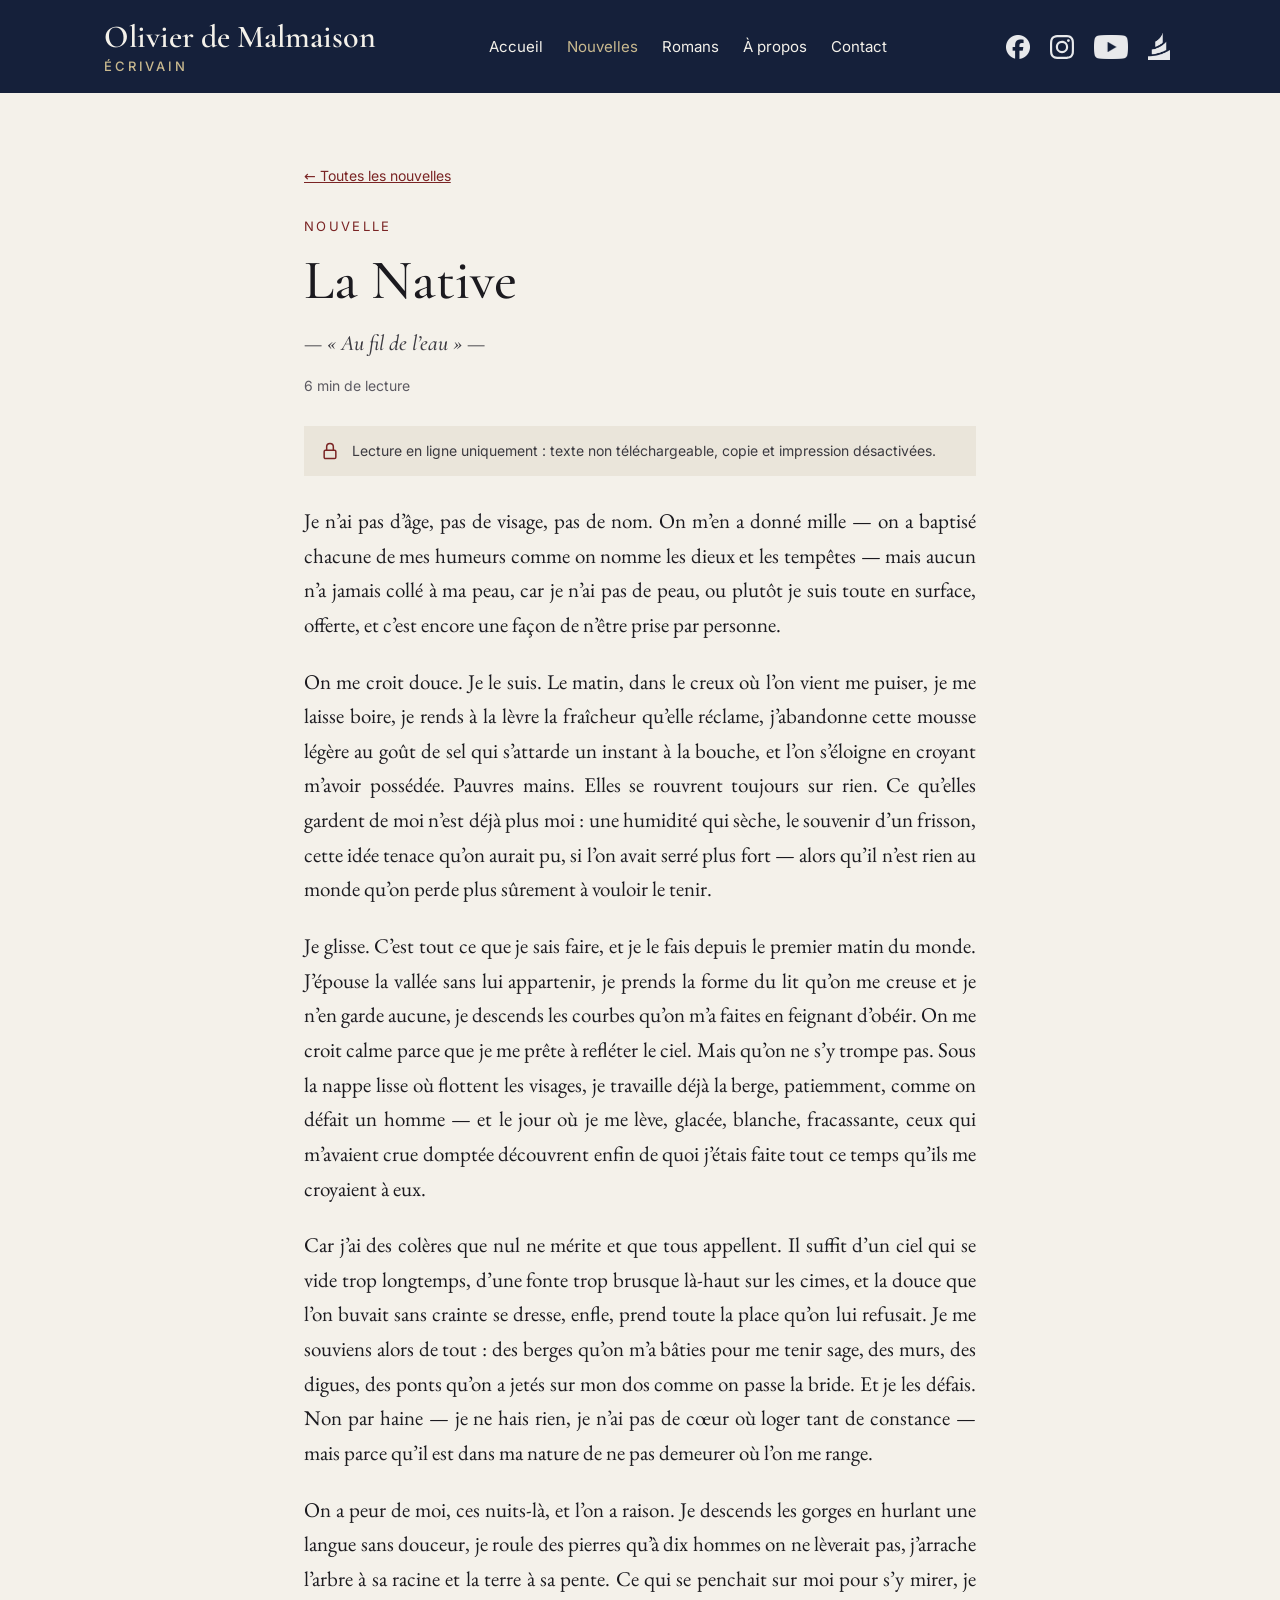
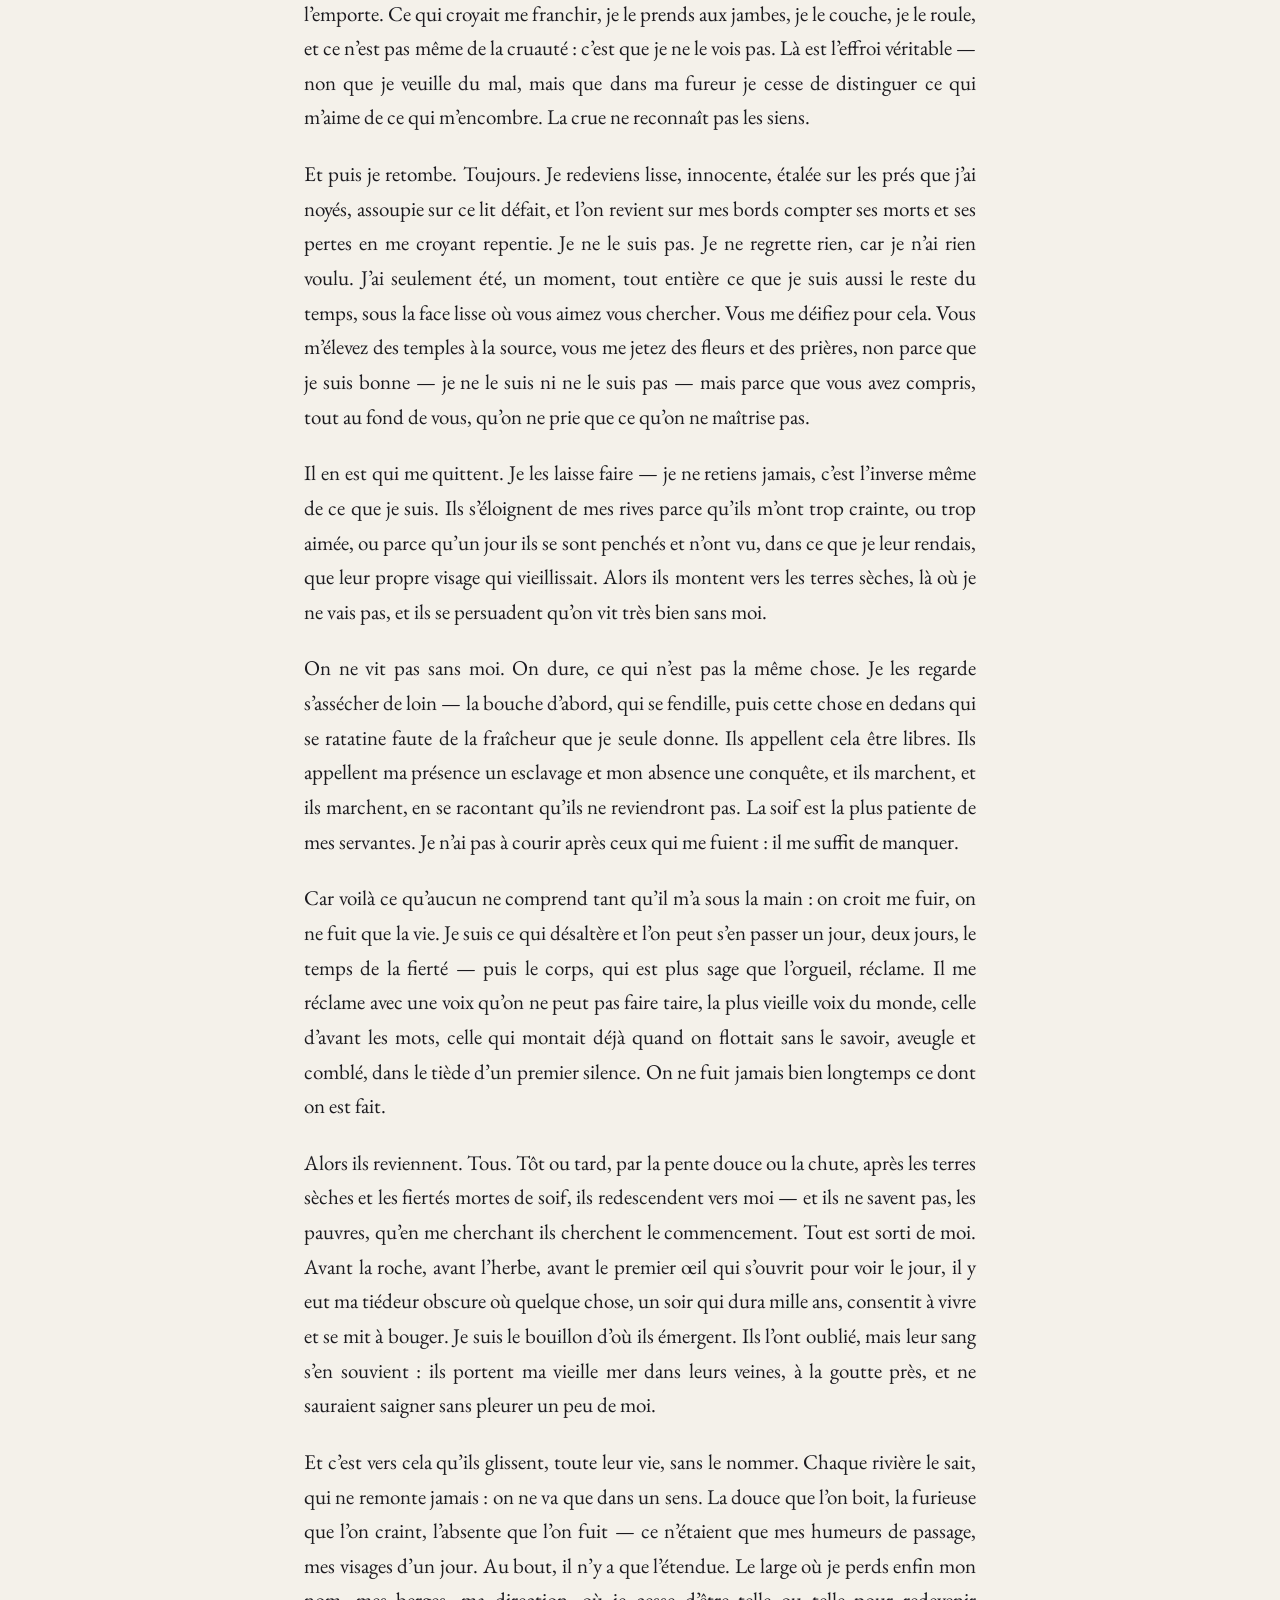
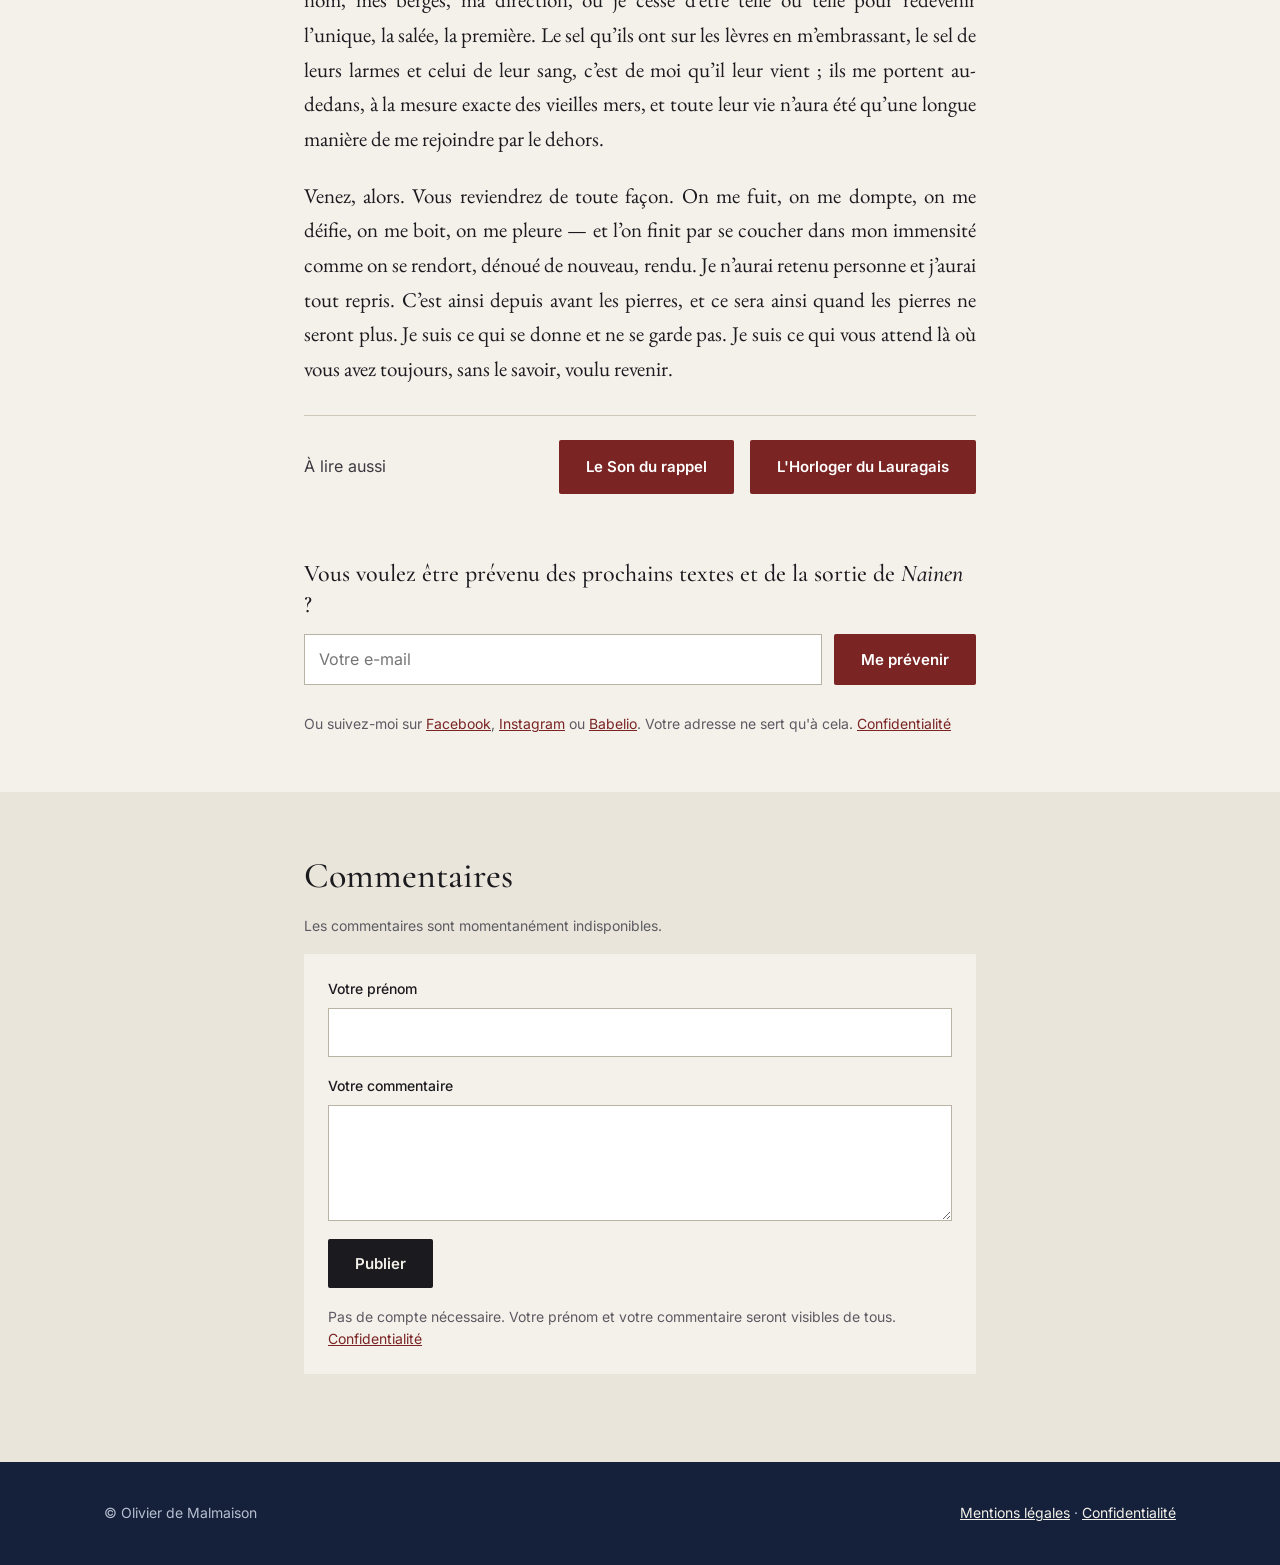
<file: la-native.html>
<!doctype html>
<html lang="fr">
<head>
<meta charset="utf-8">
<meta name="viewport" content="width=device-width, initial-scale=1">
<meta name="robots" content="noindex">
<title>La Native – Olivier de Malmaison</title>
<meta name="description" content="Un monologue où l&#x27;eau prend la parole. À lire en ligne.">
<meta property="og:type" content="website">
<meta property="og:locale" content="fr_FR">
<meta property="og:site_name" content="Olivier de Malmaison">
<meta property="og:title" content="La Native – Olivier de Malmaison">
<meta property="og:description" content="Un monologue où l&#x27;eau prend la parole. À lire en ligne.">
<meta property="og:url" content="https://olivierdemalmaison.github.io/la-native.html">
<meta property="og:image" content="https://olivierdemalmaison.github.io/assets/img/couv-native.jpg">
<link rel="icon" href="favicon.ico?v=3" sizes="any">
<link rel="icon" href="assets/img/favicon-32.png?v=3" sizes="32x32" type="image/png">
<link rel="icon" href="assets/img/favicon-192.png?v=3" sizes="192x192" type="image/png">
<link rel="apple-touch-icon" href="assets/img/apple-touch-icon.png?v=3">
<link rel="preload" href="assets/fonts/inter-latin-400-normal.woff2" as="font" type="font/woff2" crossorigin>
<link rel="preload" href="assets/fonts/cormorant-garamond-latin-600-normal.woff2" as="font" type="font/woff2" crossorigin>
<link rel="preload" href="assets/fonts/cormorant-garamond-latin-500-normal.woff2" as="font" type="font/woff2" crossorigin>
<link rel="preload" href="assets/fonts/eb-garamond-latin-400-normal.woff2" as="font" type="font/woff2" crossorigin>
<link rel="preload" href="assets/fonts/cormorant-garamond-latin-500-italic.woff2" as="font" type="font/woff2" crossorigin>
<link rel="stylesheet" href="assets/fonts.css">
<link rel="stylesheet" href="assets/style.css?v=22">
<script type="application/ld+json">
{
 "@context": "https://schema.org",
 "@type": "CreativeWork",
 "genre": "Nouvelle",
 "name": "La Native",
 "author": {
  "@type": "Person",
  "name": "Olivier de Malmaison",
  "url": "https://olivierdemalmaison.github.io/"
 },
 "inLanguage": "fr",
 "url": "https://olivierdemalmaison.github.io/la-native.html",
 "image": "https://olivierdemalmaison.github.io/assets/img/couv-native.jpg",
 "description": "Un monologue où l'eau prend la parole.",
 "isAccessibleForFree": true,
 "datePublished": "2026-11-08"
}
</script>
</head>
<body>

<header class="site-header">
  <div class="wrap">
    <a class="brand" href="./">Olivier de Malmaison<span class="brand-sub">Écrivain</span></a>
    <nav class="nav" aria-label="Menu principal">
      <a href="./">Accueil</a>
      <a href="nouvelles.html" aria-current="page">Nouvelles</a>
      <a href="livres.html">Romans</a>
      <a href="./#apropos">À propos</a>
      <a href="./#contact">Contact</a>
    </nav>
    <nav class="social" aria-label="Réseaux sociaux">
      <a href="https://www.facebook.com/olivierdemalmaison" target="_blank" rel="noopener" class="icon" aria-label="Facebook"><img src="assets/img/facebook.png" alt="" width="24" height="24"></a>
      <a href="https://www.instagram.com/olivierdemalmaison/" target="_blank" rel="noopener" class="icon" aria-label="Instagram"><img src="assets/img/instagram.svg" alt="" width="24" height="24"></a>
      <a href="https://www.youtube.com/@OlivierdeMalmaison" target="_blank" rel="noopener" class="icon" aria-label="YouTube"><img src="assets/img/youtube.png" alt="" width="34" height="24" style="width:34px"></a>
      <a href="https://www.babelio.com/monprofil.php?id_user=2650344" target="_blank" rel="noopener" class="icon" aria-label="Babelio"><img src="assets/img/babelio.png" alt="" width="22" height="27" style="height:27px"></a>
    </nav>
  </div>
</header>

<main>
<article class="reading">
  <div class="narrow stack" style="gap:28px">
    <a href="nouvelles.html" style="font-size:14px">← Toutes les nouvelles</a>
    <div class="stack" style="gap:14px">
      <p class="eyebrow">Nouvelle</p>
      <h1 style="font-size:clamp(38px,6vw,56px)">La Native</h1>
      <p style="margin:0;font-family:var(--serif);font-style:italic;font-size:22px;color:var(--ink-2)">— « Au fil de l’eau » —</p>
      <p class="note" style="margin:0">6 min de lecture</p>
    </div>
    <div class="protect-note">
      <svg aria-hidden="true" width="20" height="20" viewBox="0 0 24 24" fill="none" stroke="#7A2424" stroke-width="1.8"><rect x="5" y="11" width="14" height="10" rx="1.5"></rect><path d="M8 11V7a4 4 0 0 1 8 0v4"></path></svg>
      <span>Lecture en ligne uniquement : texte non téléchargeable, copie et impression désactivées.</span>
    </div>
    <div class="text protected">
      <p>Je n’ai pas d’âge, pas de visage, pas de nom. On m’en a donné mille — on a baptisé chacune de mes humeurs comme on nomme les dieux et les tempêtes — mais aucun n’a jamais collé à ma peau, car je n’ai pas de peau, ou plutôt je suis toute en surface, offerte, et c’est encore une façon de n’être prise par personne.</p>
      <p>On me croit douce. Je le suis. Le matin, dans le creux où l’on vient me puiser, je me laisse boire, je rends à la lèvre la fraîcheur qu’elle réclame, j’abandonne cette mousse légère au goût de sel qui s’attarde un instant à la bouche, et l’on s’éloigne en croyant m’avoir possédée. Pauvres mains. Elles se rouvrent toujours sur rien. Ce qu’elles gardent de moi n’est déjà plus moi : une humidité qui sèche, le souvenir d’un frisson, cette idée tenace qu’on aurait pu, si l’on avait serré plus fort — alors qu’il n’est rien au monde qu’on perde plus sûrement à vouloir le tenir.</p>
      <p>Je glisse. C’est tout ce que je sais faire, et je le fais depuis le premier matin du monde. J’épouse la vallée sans lui appartenir, je prends la forme du lit qu’on me creuse et je n’en garde aucune, je descends les courbes qu’on m’a faites en feignant d’obéir. On me croit calme parce que je me prête à refléter le ciel. Mais qu’on ne s’y trompe pas. Sous la nappe lisse où flottent les visages, je travaille déjà la berge, patiemment, comme on défait un homme — et le jour où je me lève, glacée, blanche, fracassante, ceux qui m’avaient crue domptée découvrent enfin de quoi j’étais faite tout ce temps qu’ils me croyaient à eux.</p>
      <p>Car j’ai des colères que nul ne mérite et que tous appellent. Il suffit d’un ciel qui se vide trop longtemps, d’une fonte trop brusque là-haut sur les cimes, et la douce que l’on buvait sans crainte se dresse, enfle, prend toute la place qu’on lui refusait. Je me souviens alors de tout : des berges qu’on m’a bâties pour me tenir sage, des murs, des digues, des ponts qu’on a jetés sur mon dos comme on passe la bride. Et je les défais. Non par haine — je ne hais rien, je n’ai pas de cœur où loger tant de constance — mais parce qu’il est dans ma nature de ne pas demeurer où l’on me range.</p>
      <p>On a peur de moi, ces nuits-là, et l’on a raison. Je descends les gorges en hurlant une langue sans douceur, je roule des pierres qu’à dix hommes on ne lèverait pas, j’arrache l’arbre à sa racine et la terre à sa pente. Ce qui se penchait sur moi pour s’y mirer, je l’emporte. Ce qui croyait me franchir, je le prends aux jambes, je le couche, je le roule, et ce n’est pas même de la cruauté : c’est que je ne le vois pas. Là est l’effroi véritable — non que je veuille du mal, mais que dans ma fureur je cesse de distinguer ce qui m’aime de ce qui m’encombre. La crue ne reconnaît pas les siens.</p>
      <p>Et puis je retombe. Toujours. Je redeviens lisse, innocente, étalée sur les prés que j’ai noyés, assoupie sur ce lit défait, et l’on revient sur mes bords compter ses morts et ses pertes en me croyant repentie. Je ne le suis pas. Je ne regrette rien, car je n’ai rien voulu. J’ai seulement été, un moment, tout entière ce que je suis aussi le reste du temps, sous la face lisse où vous aimez vous chercher. Vous me déifiez pour cela. Vous m’élevez des temples à la source, vous me jetez des fleurs et des prières, non parce que je suis bonne — je ne le suis ni ne le suis pas — mais parce que vous avez compris, tout au fond de vous, qu’on ne prie que ce qu’on ne maîtrise pas.</p>
      <p>Il en est qui me quittent. Je les laisse faire — je ne retiens jamais, c’est l’inverse même de ce que je suis. Ils s’éloignent de mes rives parce qu’ils m’ont trop crainte, ou trop aimée, ou parce qu’un jour ils se sont penchés et n’ont vu, dans ce que je leur rendais, que leur propre visage qui vieillissait. Alors ils montent vers les terres sèches, là où je ne vais pas, et ils se persuadent qu’on vit très bien sans moi.</p>
      <p>On ne vit pas sans moi. On dure, ce qui n’est pas la même chose. Je les regarde s’assécher de loin — la bouche d’abord, qui se fendille, puis cette chose en dedans qui se ratatine faute de la fraîcheur que je seule donne. Ils appellent cela être libres. Ils appellent ma présence un esclavage et mon absence une conquête, et ils marchent, et ils marchent, en se racontant qu’ils ne reviendront pas. La soif est la plus patiente de mes servantes. Je n’ai pas à courir après ceux qui me fuient : il me suffit de manquer.</p>
      <p>Car voilà ce qu’aucun ne comprend tant qu’il m’a sous la main : on croit me fuir, on ne fuit que la vie. Je suis ce qui désaltère et l’on peut s’en passer un jour, deux jours, le temps de la fierté — puis le corps, qui est plus sage que l’orgueil, réclame. Il me réclame avec une voix qu’on ne peut pas faire taire, la plus vieille voix du monde, celle d’avant les mots, celle qui montait déjà quand on flottait sans le savoir, aveugle et comblé, dans le tiède d’un premier silence. On ne fuit jamais bien longtemps ce dont on est fait.</p>
      <p>Alors ils reviennent. Tous. Tôt ou tard, par la pente douce ou la chute, après les terres sèches et les fiertés mortes de soif, ils redescendent vers moi — et ils ne savent pas, les pauvres, qu’en me cherchant ils cherchent le commencement. Tout est sorti de moi. Avant la roche, avant l’herbe, avant le premier œil qui s’ouvrit pour voir le jour, il y eut ma tiédeur obscure où quelque chose, un soir qui dura mille ans, consentit à vivre et se mit à bouger. Je suis le bouillon d’où ils émergent. Ils l’ont oublié, mais leur sang s’en souvient : ils portent ma vieille mer dans leurs veines, à la goutte près, et ne sauraient saigner sans pleurer un peu de moi.</p>
      <p>Et c’est vers cela qu’ils glissent, toute leur vie, sans le nommer. Chaque rivière le sait, qui ne remonte jamais : on ne va que dans un sens. La douce que l’on boit, la furieuse que l’on craint, l’absente que l’on fuit — ce n’étaient que mes humeurs de passage, mes visages d’un jour. Au bout, il n’y a que l’étendue. Le large où je perds enfin mon nom, mes berges, ma direction, où je cesse d’être telle ou telle pour redevenir l’unique, la salée, la première. Le sel qu’ils ont sur les lèvres en m’embrassant, le sel de leurs larmes et celui de leur sang, c’est de moi qu’il leur vient ; ils me portent au-dedans, à la mesure exacte des vieilles mers, et toute leur vie n’aura été qu’une longue manière de me rejoindre par le dehors.</p>
      <p>Venez, alors. Vous reviendrez de toute façon. On me fuit, on me dompte, on me déifie, on me boit, on me pleure — et l’on finit par se coucher dans mon immensité comme on se rendort, dénoué de nouveau, rendu. Je n’aurai retenu personne et j’aurai tout repris. C’est ainsi depuis avant les pierres, et ce sera ainsi quand les pierres ne seront plus. Je suis ce qui se donne et ne se garde pas. Je suis ce qui vous attend là où vous avez toujours, sans le savoir, voulu revenir.</p>
    </div>
    <div class="end-cta">
      <span style="color:var(--ink-2)">À lire aussi</span>
      <span class="actions"><a class="btn btn-wine" href="le-son-du-rappel.html">Le Son du rappel</a><a class="btn btn-wine" href="l-horloger-du-lauragais.html">L'Horloger du Lauragais</a></span>
    </div>
  </div>
</article>

<section class="prevenir">
  <div class="narrow stack" style="gap:14px">
    <p style="margin:0;font-family:var(--serif);font-size:24px;line-height:1.3">Vous voulez être prévenu des prochains textes et de la sortie de <em>Nainen</em> ?</p>
    <form id="prevenez-moi" class="p-form">
      <input type="email" name="email" required placeholder="Votre e-mail" autocomplete="email" aria-label="Votre e-mail">
      <input type="text" name="site" tabindex="-1" autocomplete="off" style="position:absolute;left:-9999px" aria-hidden="true">
      <button class="btn btn-wine" type="submit">Me prévenir</button>
    </form>
    <p class="note p-msg" role="status" style="margin:0"></p>
    <p class="note" style="margin:0">Ou suivez-moi sur <a href="https://www.facebook.com/olivierdemalmaison" target="_blank" rel="noopener">Facebook</a>, <a href="https://www.instagram.com/olivierdemalmaison/" target="_blank" rel="noopener">Instagram</a> ou <a href="https://www.babelio.com/monprofil.php?id_user=2650344" target="_blank" rel="noopener">Babelio</a>. Votre adresse ne sert qu'à cela. <a href="confidentialite.html">Confidentialité</a></p>
  </div>
</section>

<section class="tint" style="padding:64px 0 88px">
  <div class="narrow stack">
    <h2 style="font-size:36px">Commentaires</h2>
    <div id="commentaires" data-page="la-native.html"></div>
  </div>
</section>
</main>

<footer class="site-footer">
  <div class="wrap">
    <span>© Olivier de Malmaison</span>
    <span><a href="mentions-legales.html">Mentions légales</a> · <a href="confidentialite.html">Confidentialité</a></span>
  </div>
</footer>

<script src="assets/protect.js"></script>
<script src="assets/comments.js"></script>
<script src="assets/inscription.js"></script>
<script data-goatcounter="https://olivierdemalmaison.goatcounter.com/count" async src="https://gc.zgo.at/count.js"></script>
</body>
</html>
</file>
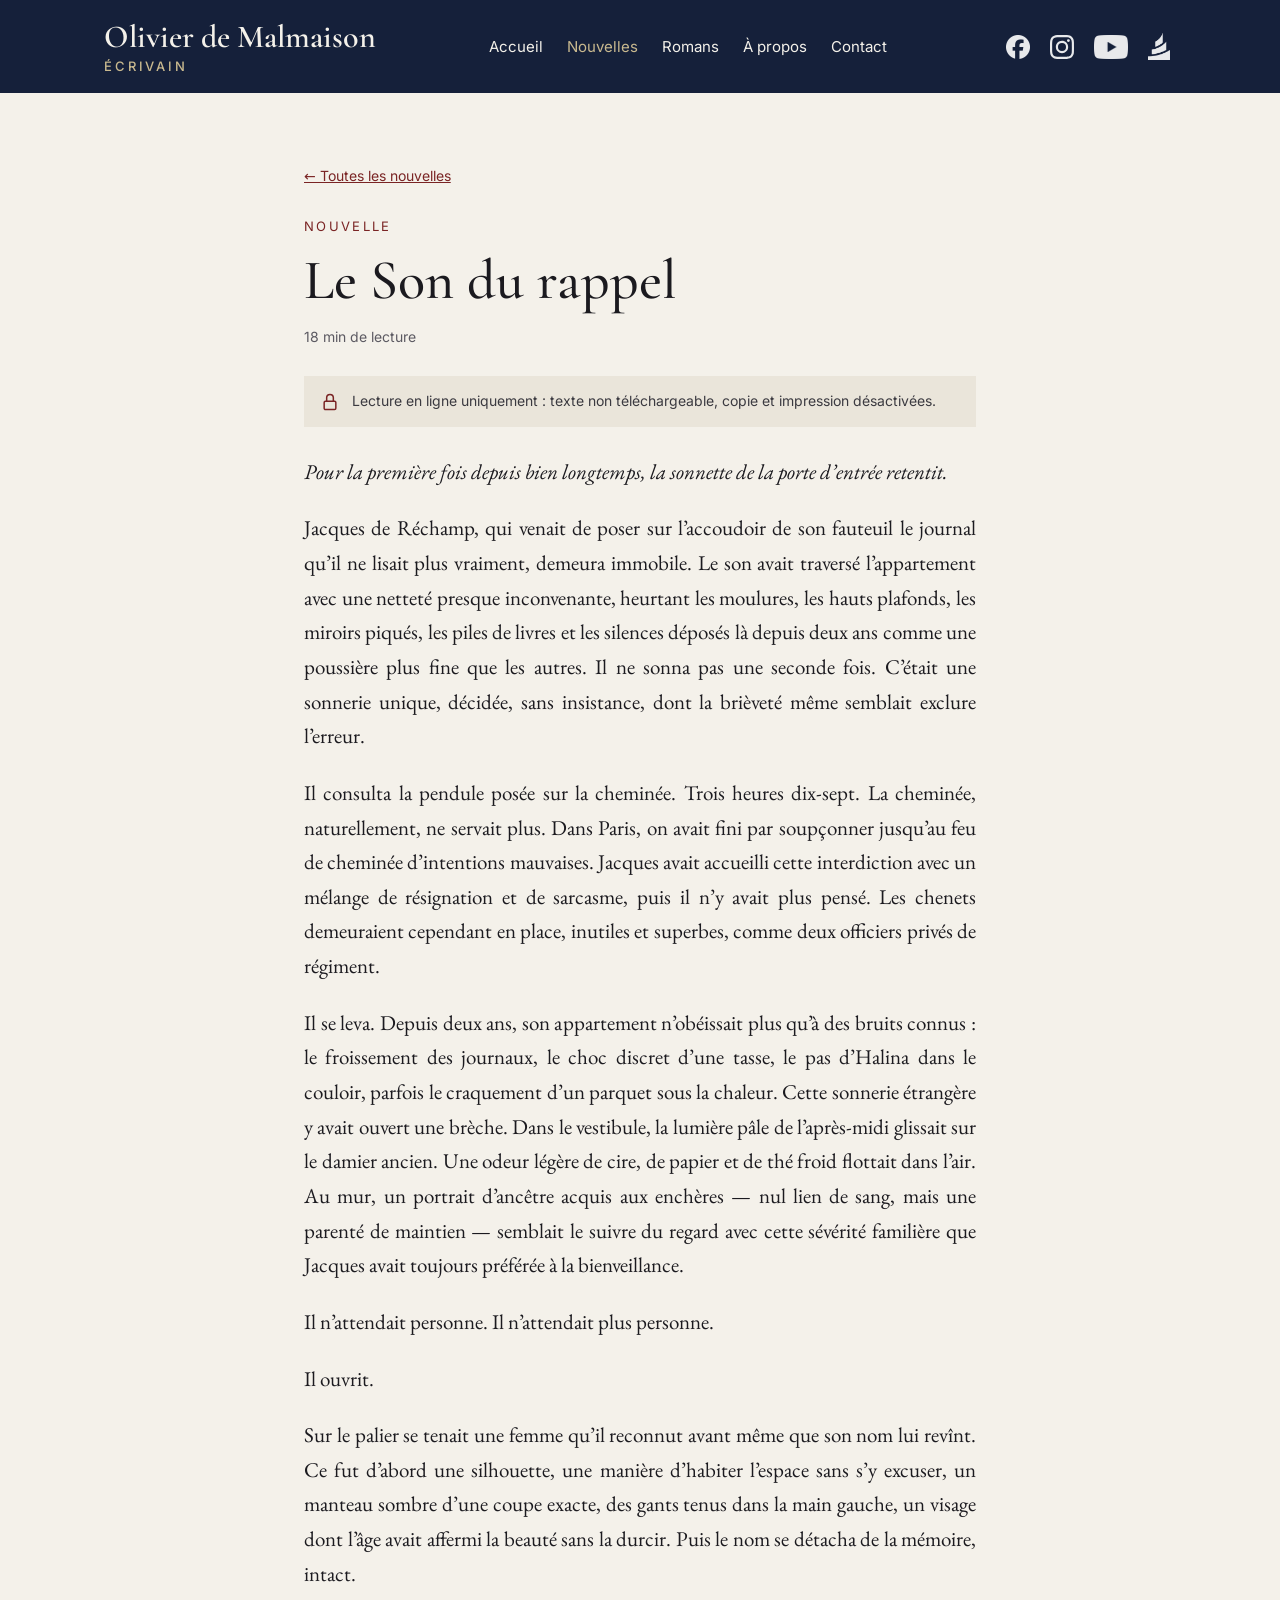
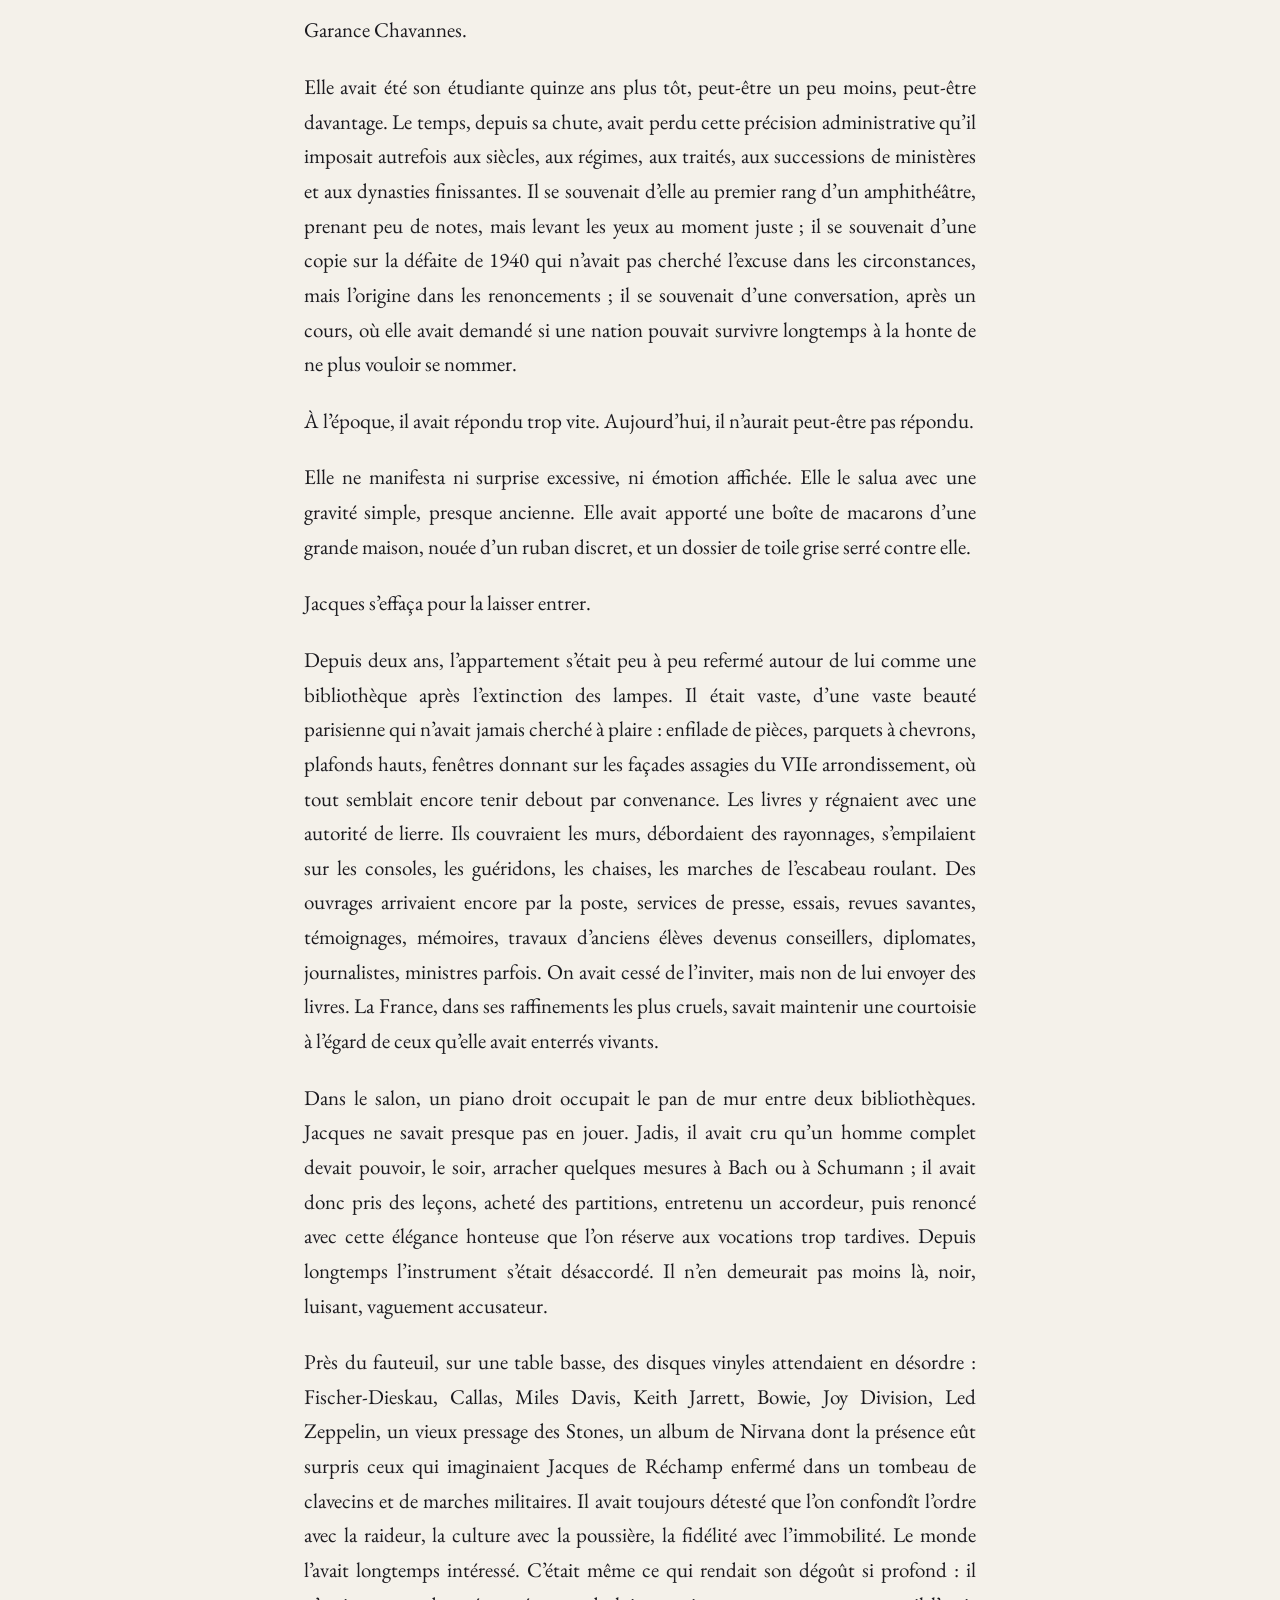
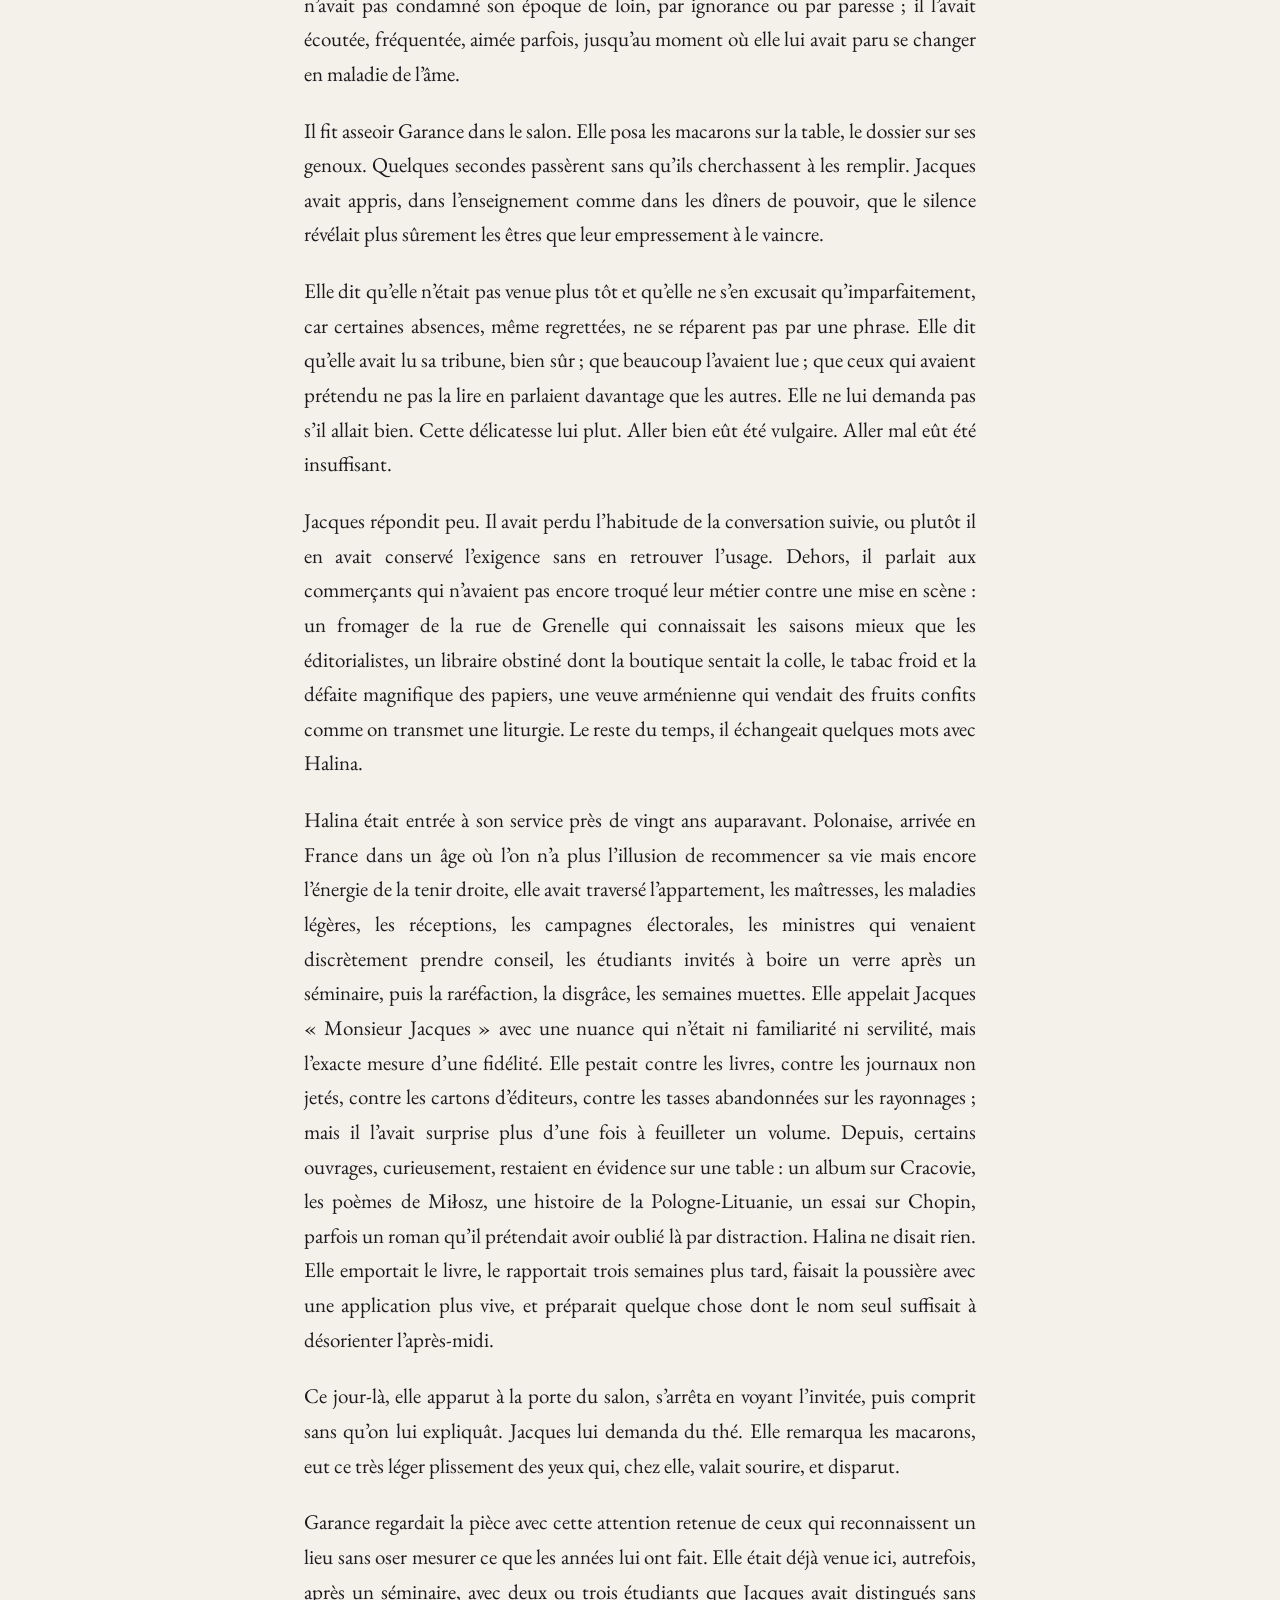
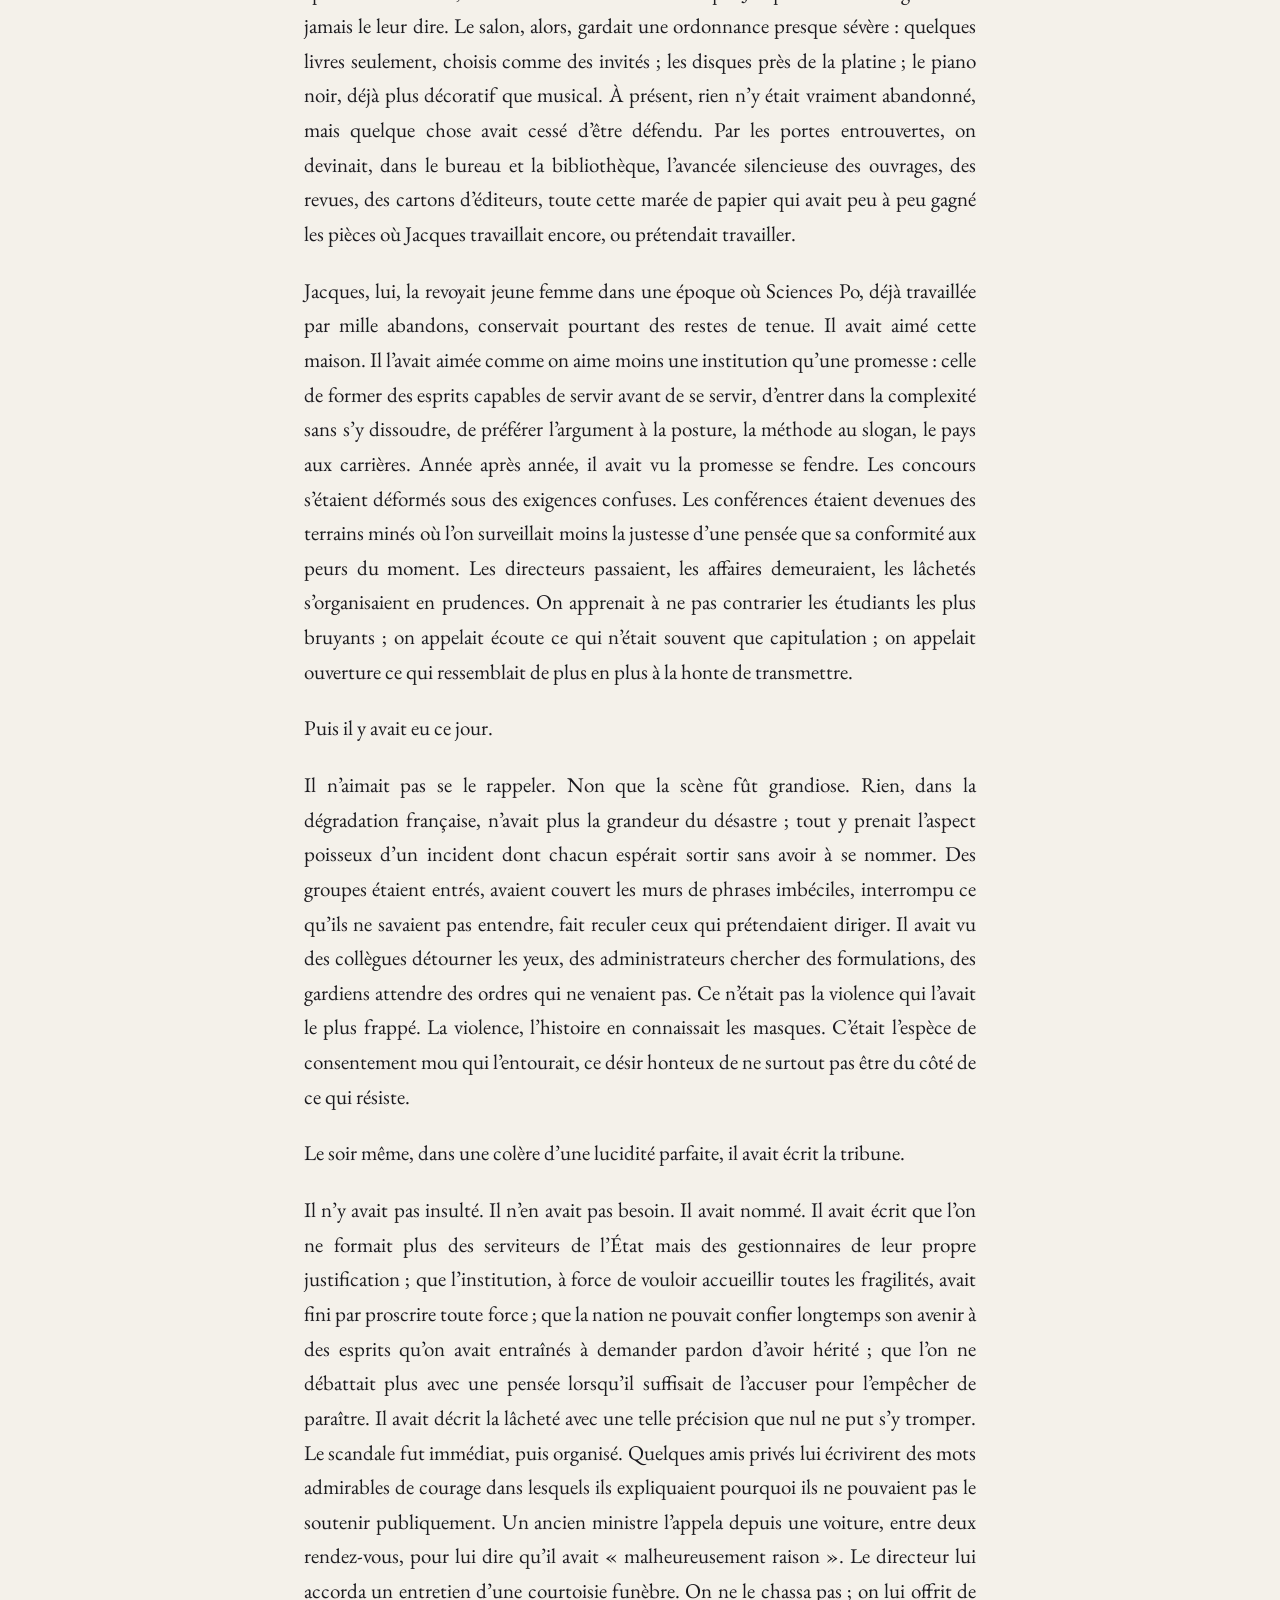
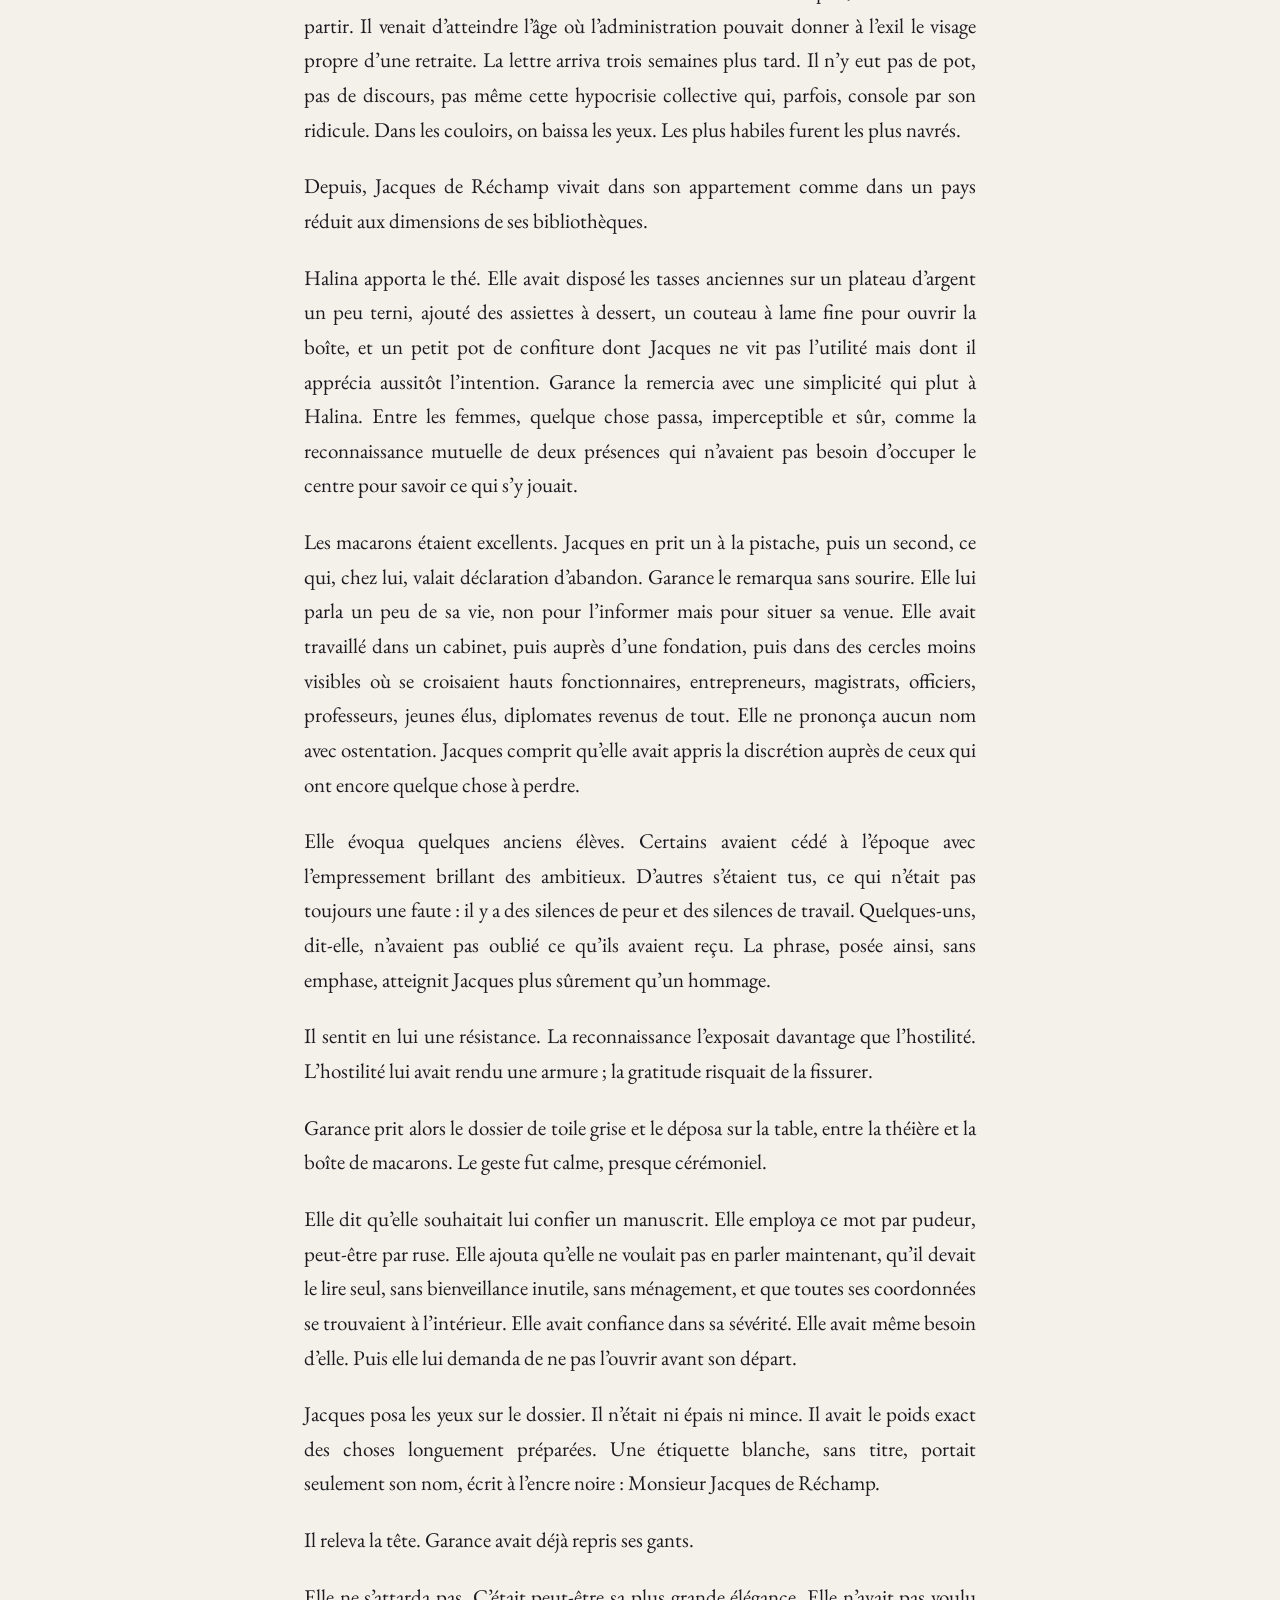
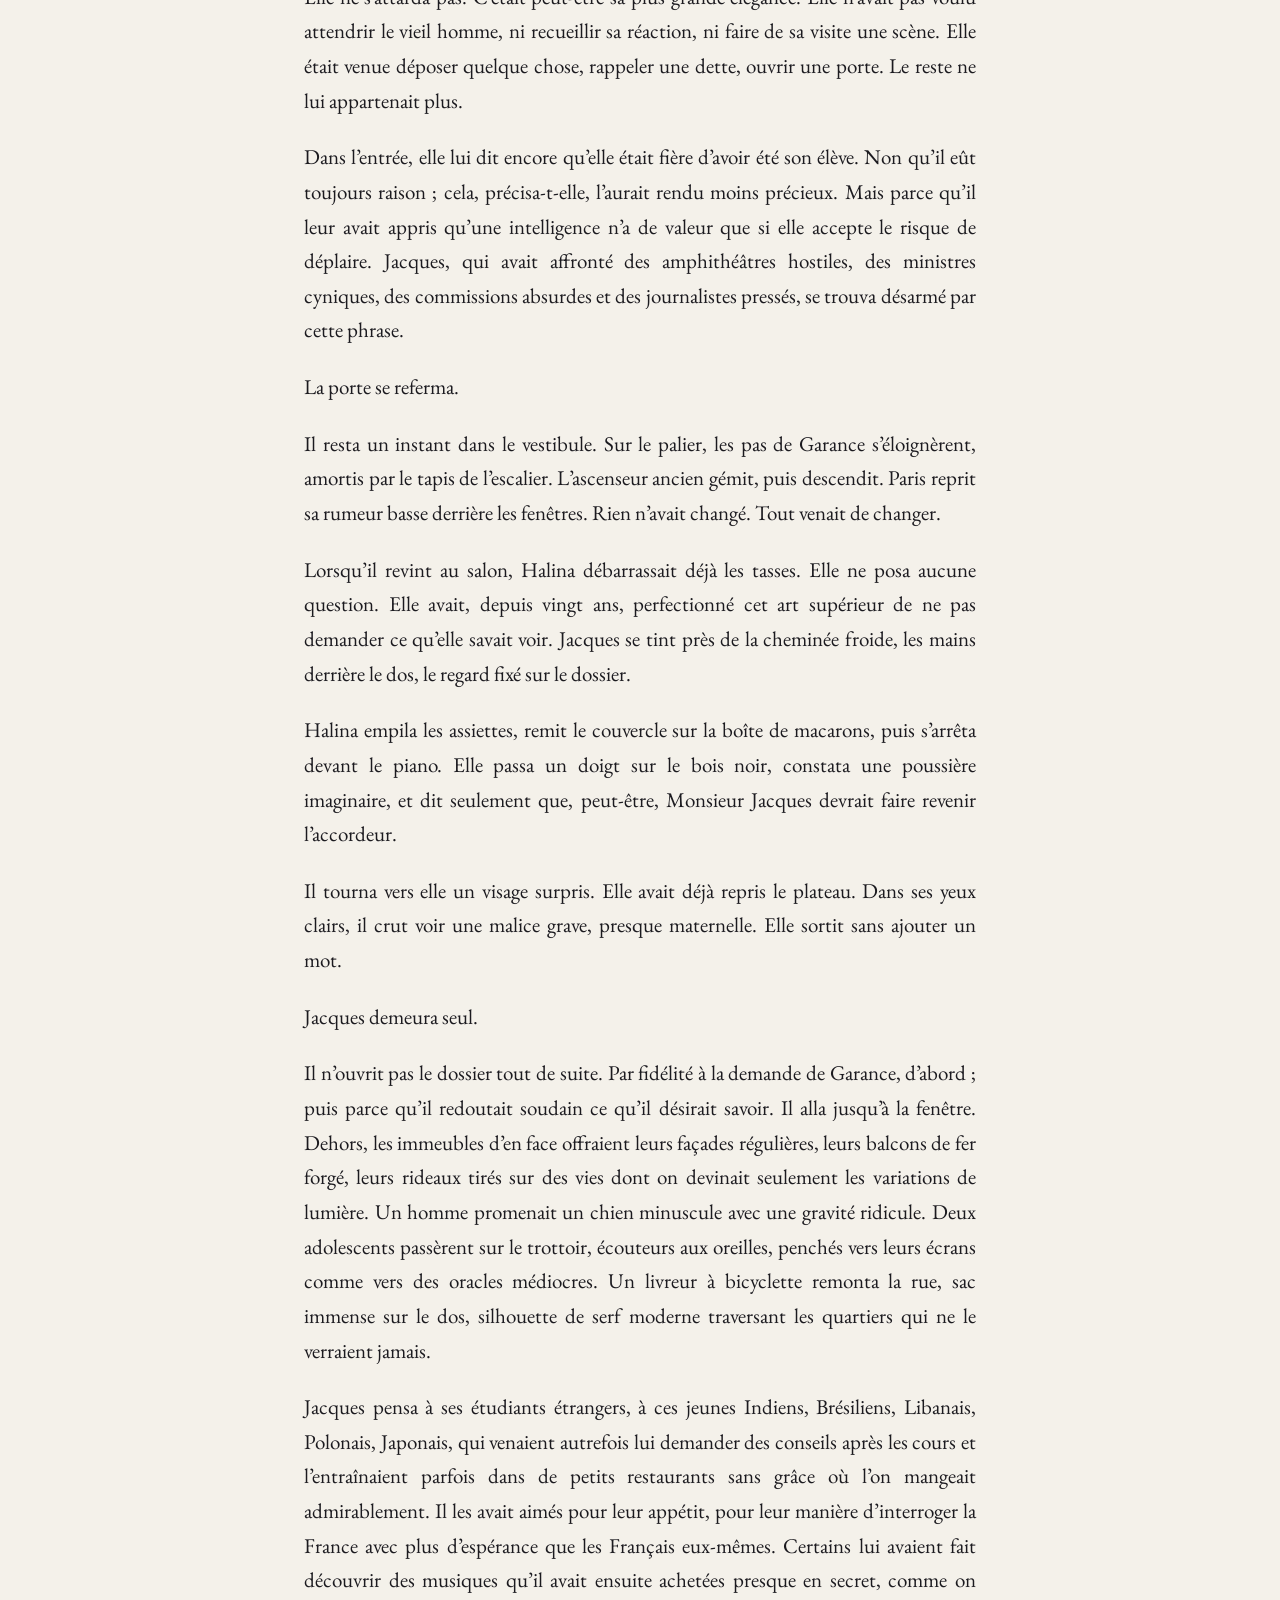
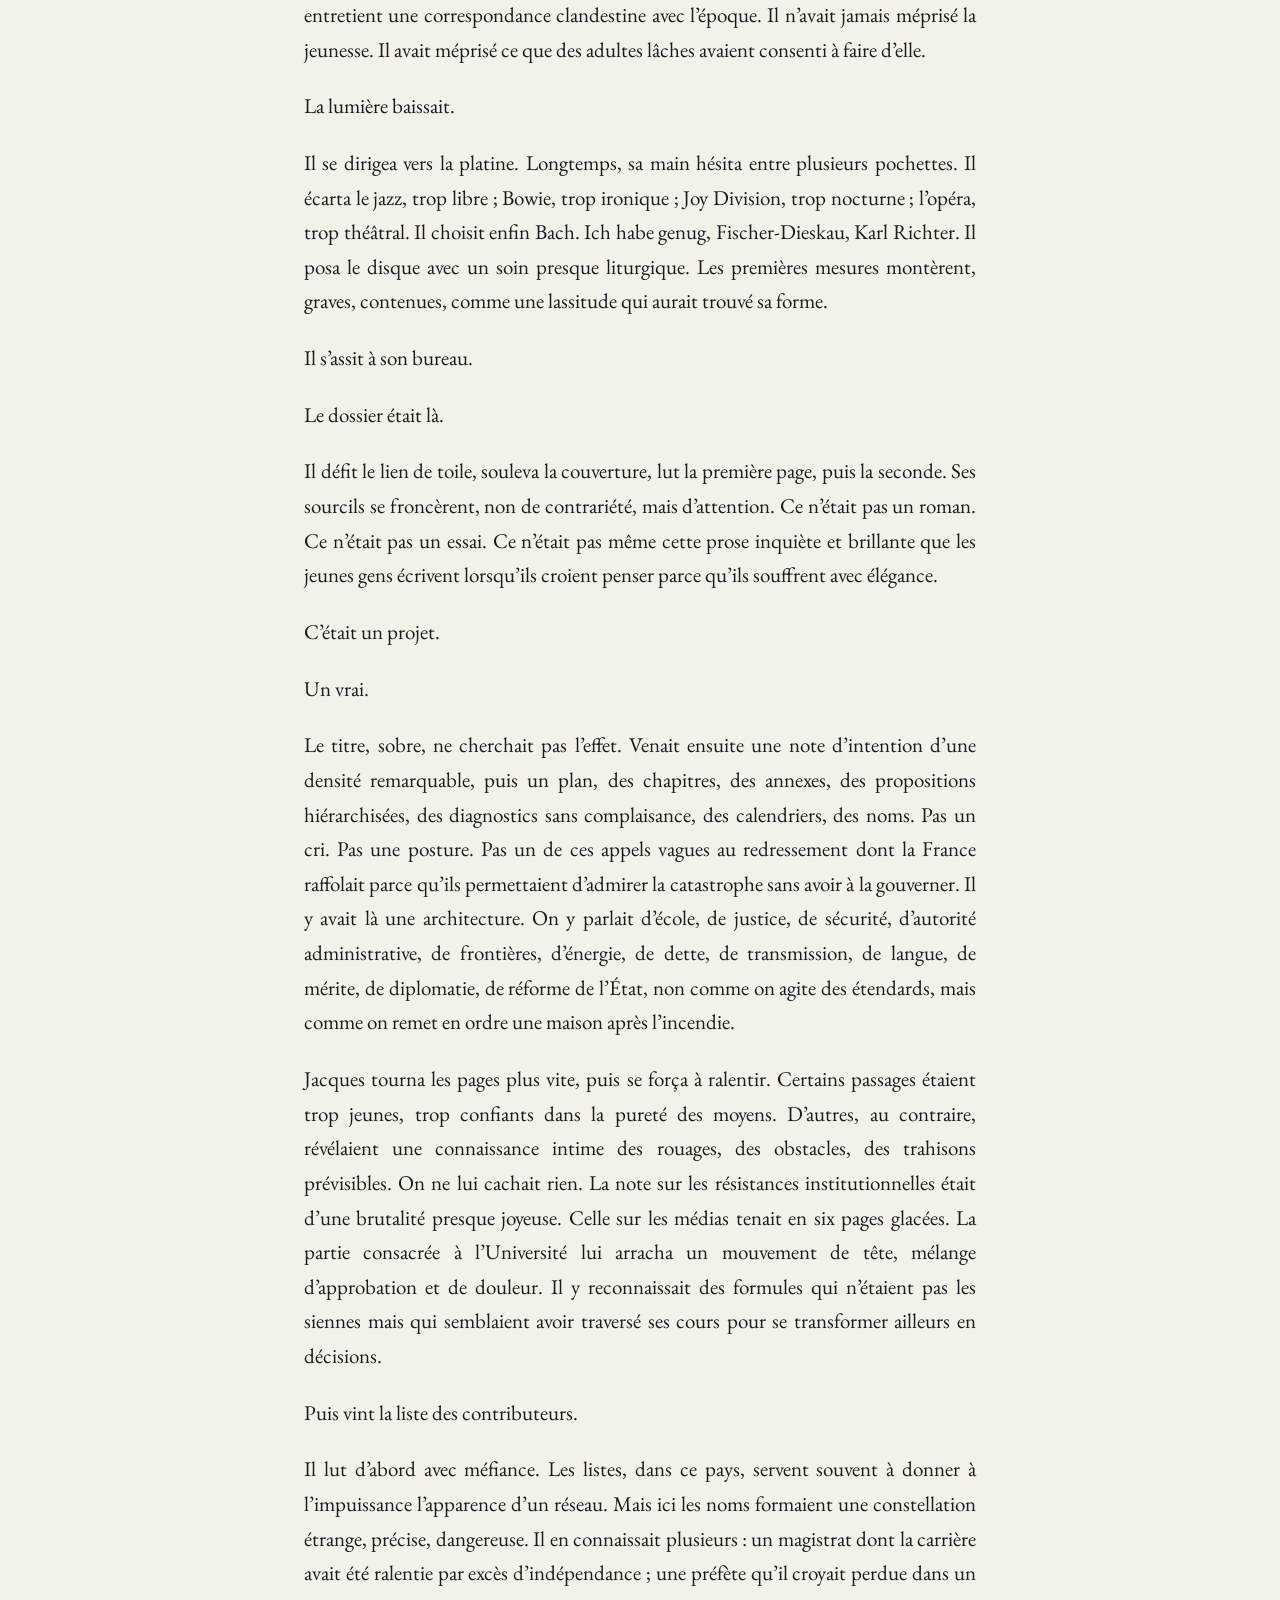
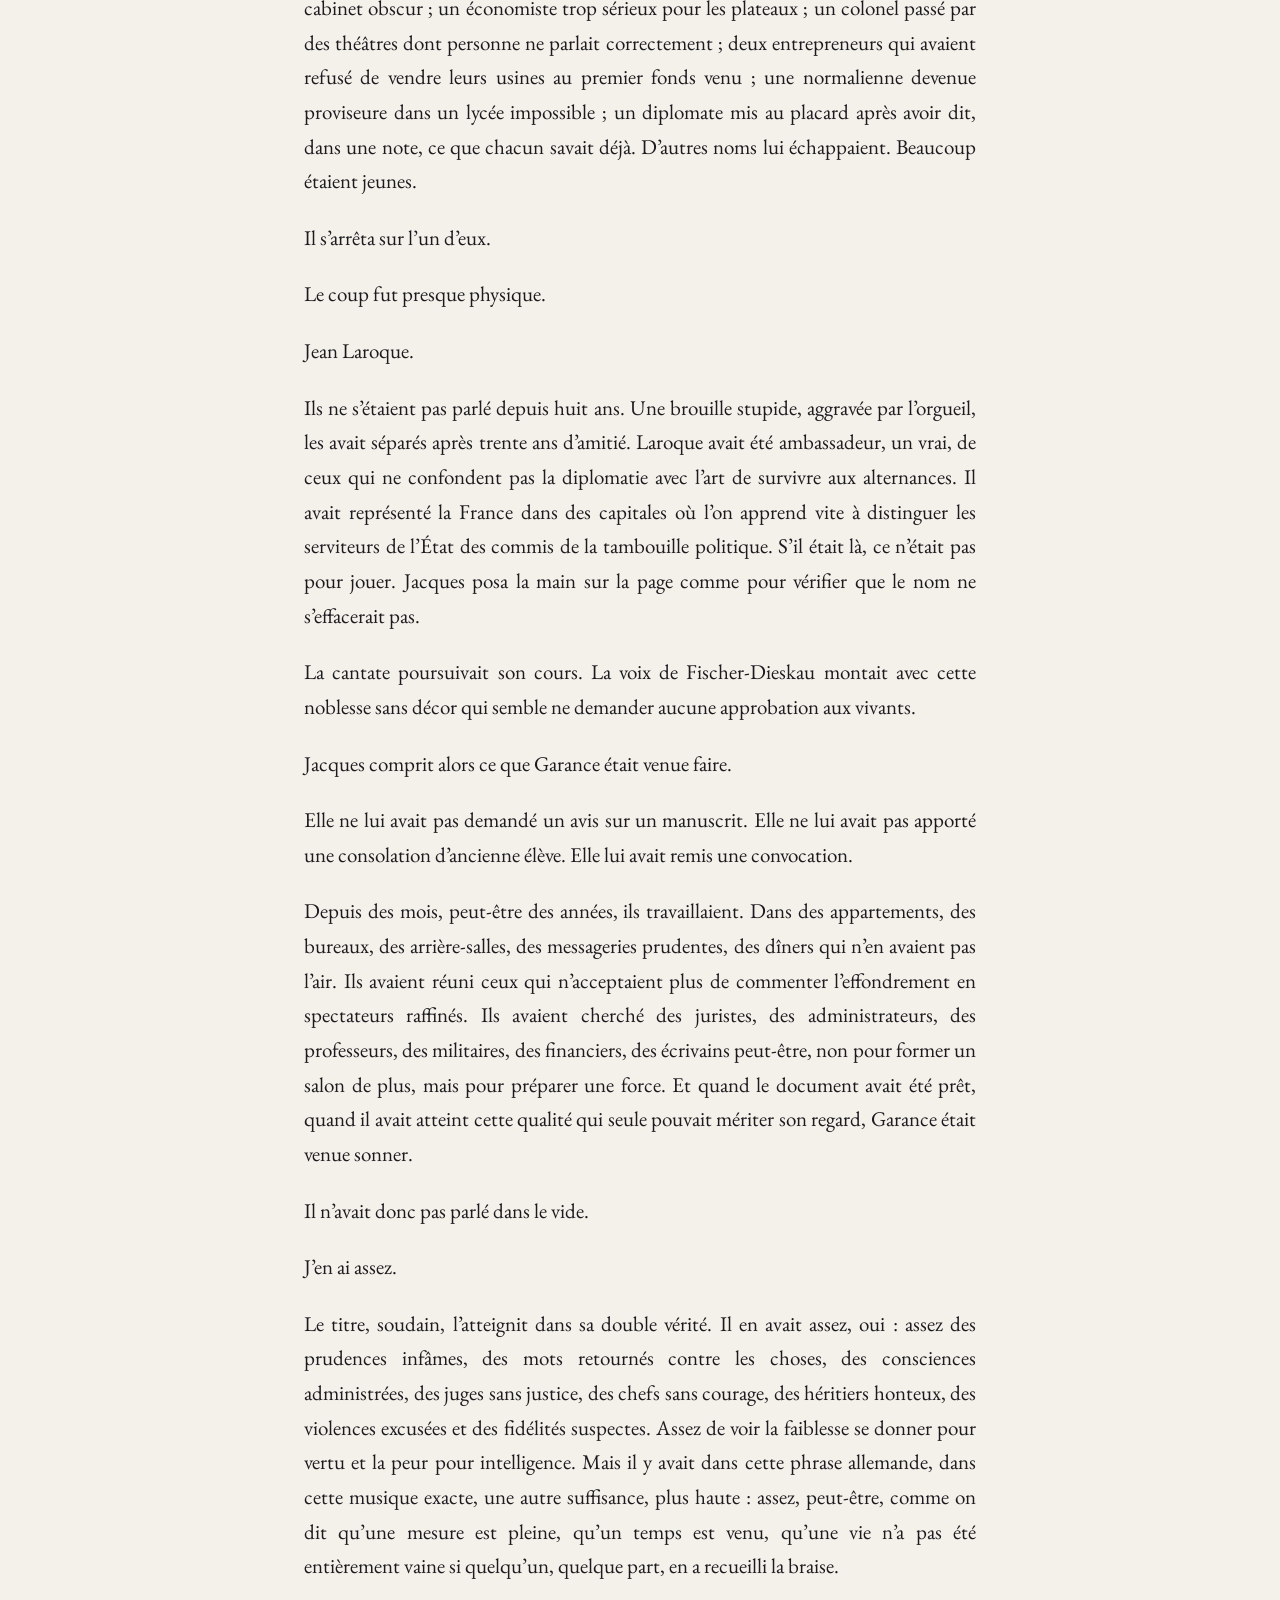
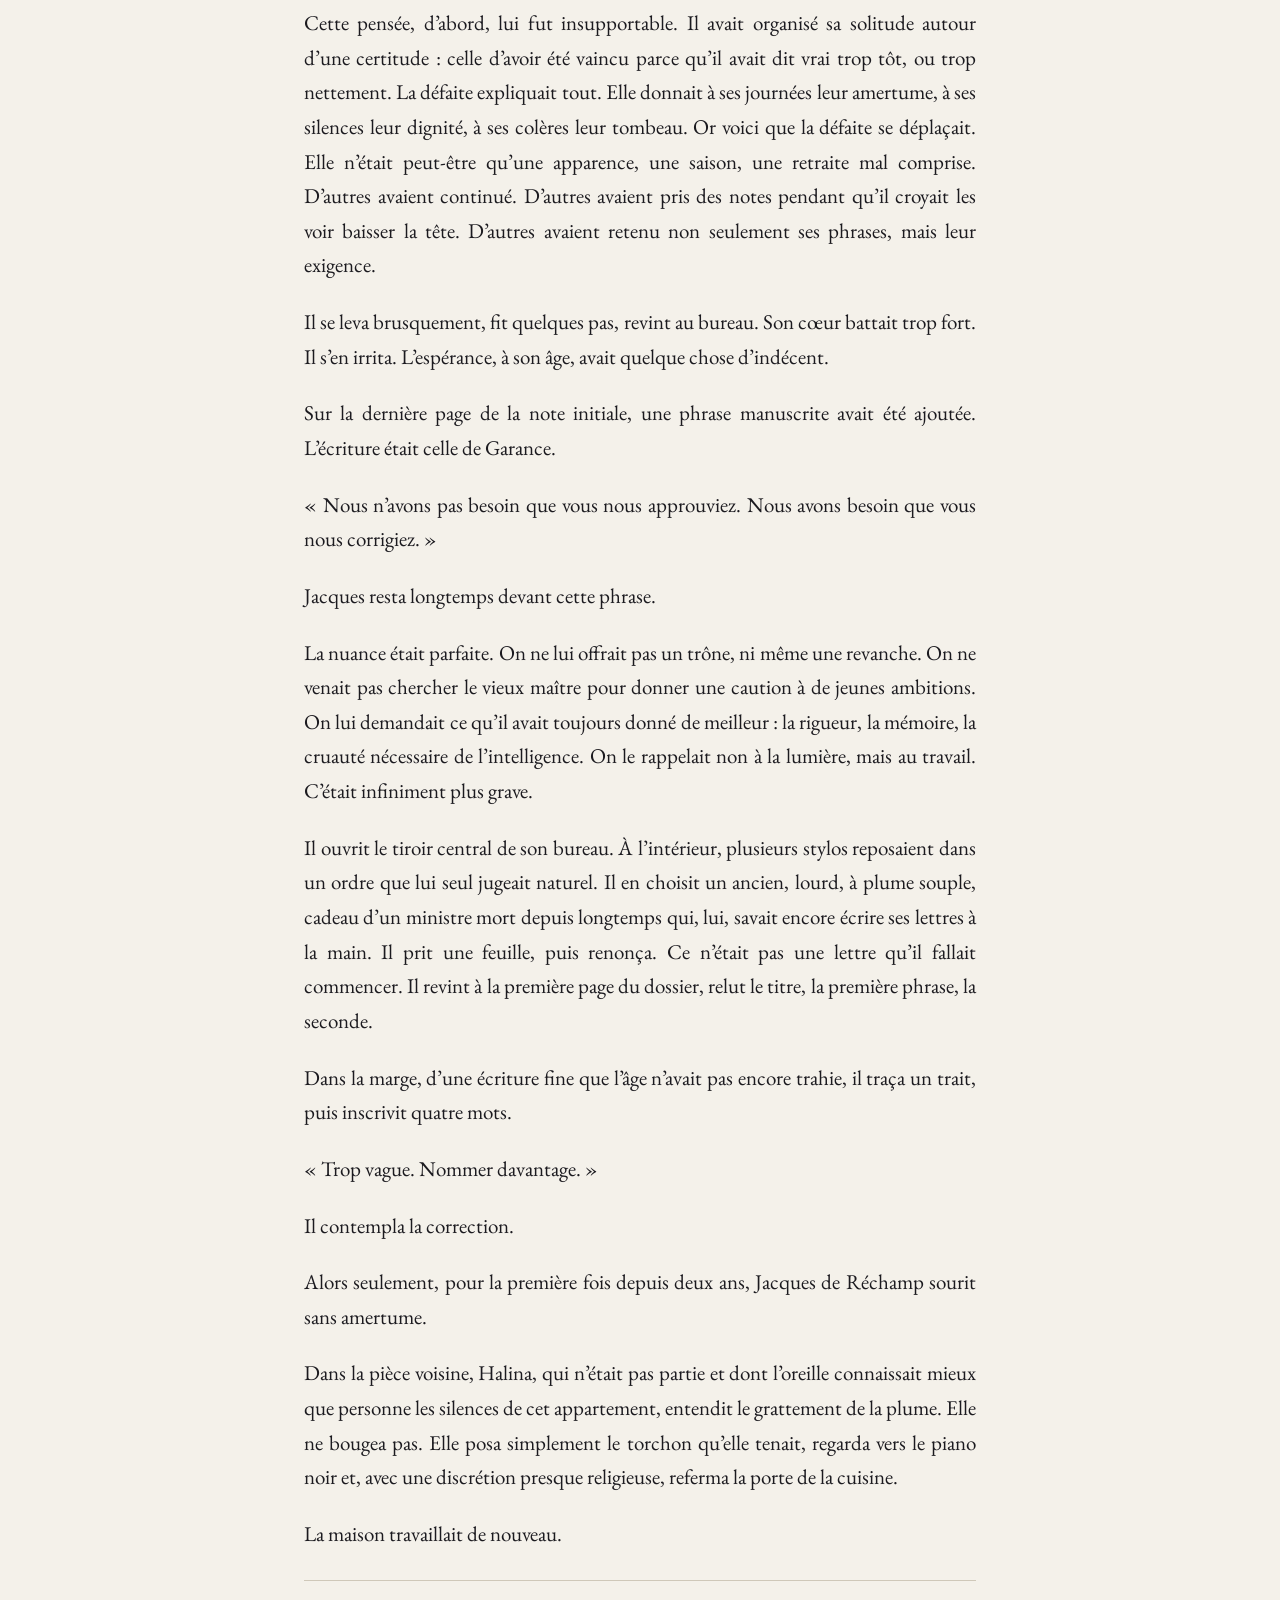
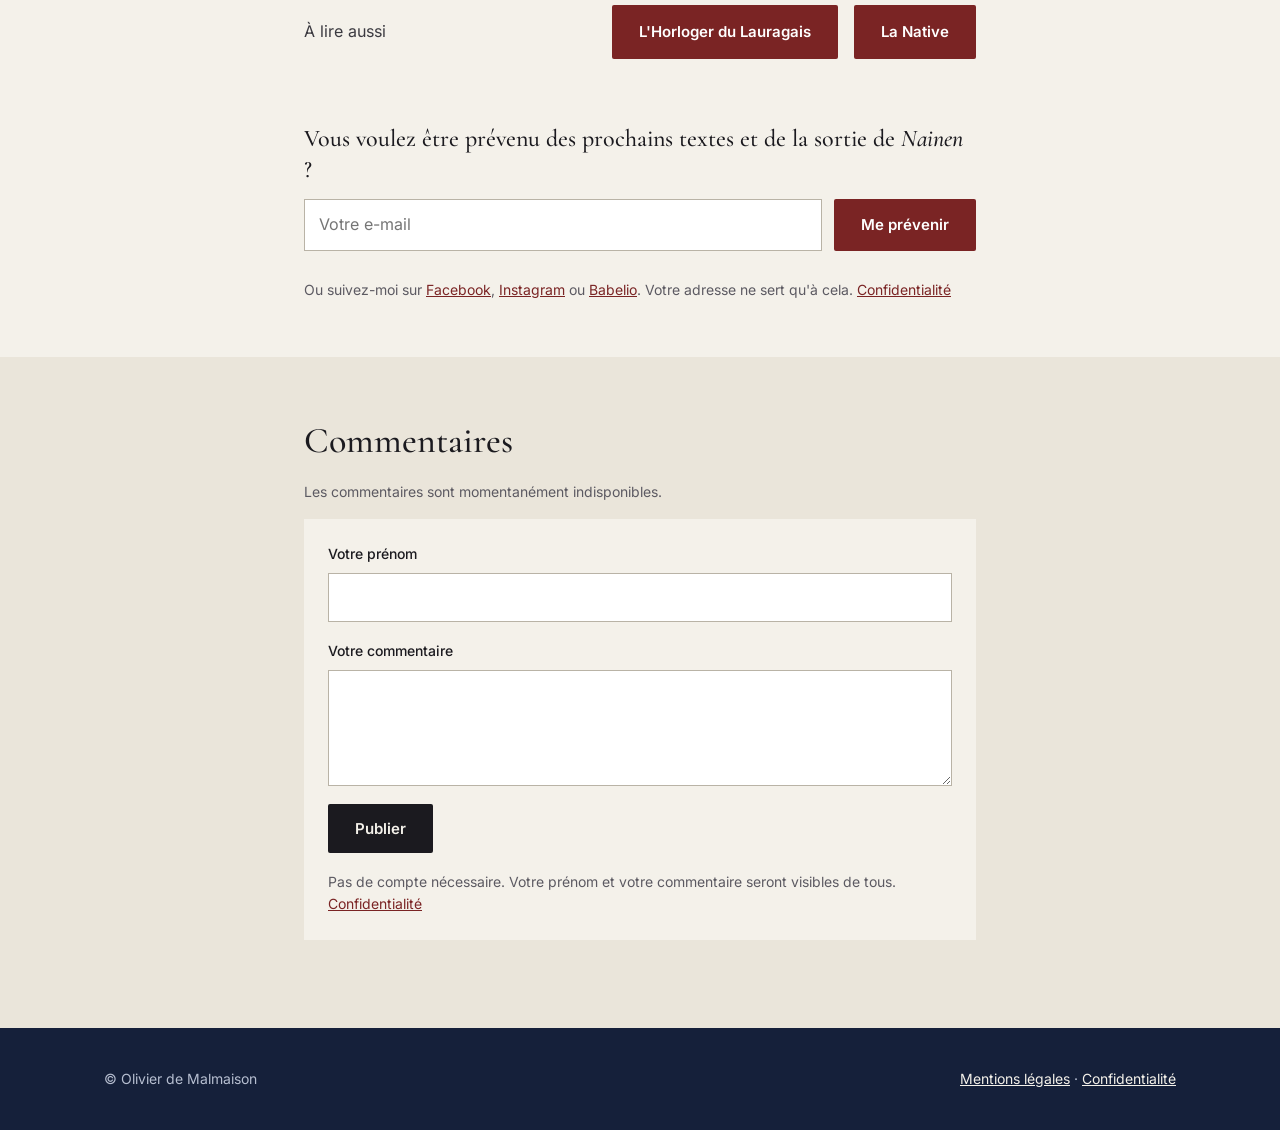
<file: le-son-du-rappel.html>
<!doctype html>
<html lang="fr">
<head>
<meta charset="utf-8">
<meta name="viewport" content="width=device-width, initial-scale=1">
<meta name="robots" content="noindex">
<title>Le Son du rappel – Olivier de Malmaison</title>
<meta name="description" content="Un professeur en disgrâce, une ancienne élève, un dossier. Une nouvelle à lire en ligne.">
<meta property="og:type" content="website">
<meta property="og:locale" content="fr_FR">
<meta property="og:site_name" content="Olivier de Malmaison">
<meta property="og:title" content="Le Son du rappel – Olivier de Malmaison">
<meta property="og:description" content="Un professeur en disgrâce, une ancienne élève, un dossier. Une nouvelle à lire en ligne.">
<meta property="og:url" content="https://olivierdemalmaison.github.io/le-son-du-rappel.html">
<meta property="og:image" content="https://olivierdemalmaison.github.io/assets/img/couv-rappel.jpg">
<link rel="icon" href="favicon.ico?v=3" sizes="any">
<link rel="icon" href="assets/img/favicon-32.png?v=3" sizes="32x32" type="image/png">
<link rel="icon" href="assets/img/favicon-192.png?v=3" sizes="192x192" type="image/png">
<link rel="apple-touch-icon" href="assets/img/apple-touch-icon.png?v=3">
<link rel="preload" href="assets/fonts/inter-latin-400-normal.woff2" as="font" type="font/woff2" crossorigin>
<link rel="preload" href="assets/fonts/cormorant-garamond-latin-600-normal.woff2" as="font" type="font/woff2" crossorigin>
<link rel="preload" href="assets/fonts/cormorant-garamond-latin-500-normal.woff2" as="font" type="font/woff2" crossorigin>
<link rel="preload" href="assets/fonts/eb-garamond-latin-400-normal.woff2" as="font" type="font/woff2" crossorigin>
<link rel="preload" href="assets/fonts/eb-garamond-latin-400-italic.woff2" as="font" type="font/woff2" crossorigin>
<link rel="stylesheet" href="assets/fonts.css">
<link rel="stylesheet" href="assets/style.css?v=22">
<script type="application/ld+json">
{
 "@context": "https://schema.org",
 "@type": "CreativeWork",
 "genre": "Nouvelle",
 "name": "Le Son du rappel",
 "author": {
  "@type": "Person",
  "name": "Olivier de Malmaison",
  "url": "https://olivierdemalmaison.github.io/"
 },
 "inLanguage": "fr",
 "url": "https://olivierdemalmaison.github.io/le-son-du-rappel.html",
 "image": "https://olivierdemalmaison.github.io/assets/img/couv-rappel.jpg",
 "description": "Retiré du monde après une disgrâce intellectuelle et médiatique, Jacques de Réchamp, ancien professeur à Sciences Po, reçoit la visite inattendue d'une ancienne élève.",
 "isAccessibleForFree": true,
 "datePublished": "2026-11-08"
}
</script>
</head>
<body>

<header class="site-header">
  <div class="wrap">
    <a class="brand" href="./">Olivier de Malmaison<span class="brand-sub">Écrivain</span></a>
    <nav class="nav" aria-label="Menu principal">
      <a href="./">Accueil</a>
      <a href="nouvelles.html" aria-current="page">Nouvelles</a>
      <a href="livres.html">Romans</a>
      <a href="./#apropos">À propos</a>
      <a href="./#contact">Contact</a>
    </nav>
    <nav class="social" aria-label="Réseaux sociaux">
      <a href="https://www.facebook.com/olivierdemalmaison" target="_blank" rel="noopener" class="icon" aria-label="Facebook"><img src="assets/img/facebook.png" alt="" width="24" height="24"></a>
      <a href="https://www.instagram.com/olivierdemalmaison/" target="_blank" rel="noopener" class="icon" aria-label="Instagram"><img src="assets/img/instagram.svg" alt="" width="24" height="24"></a>
      <a href="https://www.youtube.com/@OlivierdeMalmaison" target="_blank" rel="noopener" class="icon" aria-label="YouTube"><img src="assets/img/youtube.png" alt="" width="34" height="24" style="width:34px"></a>
      <a href="https://www.babelio.com/monprofil.php?id_user=2650344" target="_blank" rel="noopener" class="icon" aria-label="Babelio"><img src="assets/img/babelio.png" alt="" width="22" height="27" style="height:27px"></a>
    </nav>
  </div>
</header>

<main>
<article class="reading">
  <div class="narrow stack" style="gap:28px">
    <a href="nouvelles.html" style="font-size:14px">← Toutes les nouvelles</a>
    <div class="stack" style="gap:14px">
      <p class="eyebrow">Nouvelle</p>
      <h1 style="font-size:clamp(38px,6vw,56px)">Le Son du rappel</h1>
      <p class="note" style="margin:0">18 min de lecture</p>
    </div>
    <div class="protect-note">
      <svg aria-hidden="true" width="20" height="20" viewBox="0 0 24 24" fill="none" stroke="#7A2424" stroke-width="1.8"><rect x="5" y="11" width="14" height="10" rx="1.5"></rect><path d="M8 11V7a4 4 0 0 1 8 0v4"></path></svg>
      <span>Lecture en ligne uniquement : texte non téléchargeable, copie et impression désactivées.</span>
    </div>
    <div class="text protected">
      <p><em>Pour la première fois depuis bien longtemps, la sonnette de la porte d’entrée retentit.</em></p>
      <p>Jacques de Réchamp, qui venait de poser sur l’accoudoir de son fauteuil le journal qu’il ne lisait plus vraiment, demeura immobile. Le son avait traversé l’appartement avec une netteté presque inconvenante, heurtant les moulures, les hauts plafonds, les miroirs piqués, les piles de livres et les silences déposés là depuis deux ans comme une poussière plus fine que les autres. Il ne sonna pas une seconde fois. C’était une sonnerie unique, décidée, sans insistance, dont la brièveté même semblait exclure l’erreur.</p>
      <p>Il consulta la pendule posée sur la cheminée. Trois heures dix-sept. La cheminée, naturellement, ne servait plus. Dans Paris, on avait fini par soupçonner jusqu’au feu de cheminée d’intentions mauvaises. Jacques avait accueilli cette interdiction avec un mélange de résignation et de sarcasme, puis il n’y avait plus pensé. Les chenets demeuraient cependant en place, inutiles et superbes, comme deux officiers privés de régiment.</p>
      <p>Il se leva. Depuis deux ans, son appartement n’obéissait plus qu’à des bruits connus : le froissement des journaux, le choc discret d’une tasse, le pas d’Halina dans le couloir, parfois le craquement d’un parquet sous la chaleur. Cette sonnerie étrangère y avait ouvert une brèche. Dans le vestibule, la lumière pâle de l’après-midi glissait sur le damier ancien. Une odeur légère de cire, de papier et de thé froid flottait dans l’air. Au mur, un portrait d’ancêtre acquis aux enchères — nul lien de sang, mais une parenté de maintien — semblait le suivre du regard avec cette sévérité familière que Jacques avait toujours préférée à la bienveillance.</p>
      <p>Il n’attendait personne. Il n’attendait plus personne.</p>
      <p>Il ouvrit.</p>
      <p>Sur le palier se tenait une femme qu’il reconnut avant même que son nom lui revînt. Ce fut d’abord une silhouette, une manière d’habiter l’espace sans s’y excuser, un manteau sombre d’une coupe exacte, des gants tenus dans la main gauche, un visage dont l’âge avait affermi la beauté sans la durcir. Puis le nom se détacha de la mémoire, intact.</p>
      <p>Garance Chavannes.</p>
      <p>Elle avait été son étudiante quinze ans plus tôt, peut-être un peu moins, peut-être davantage. Le temps, depuis sa chute, avait perdu cette précision administrative qu’il imposait autrefois aux siècles, aux régimes, aux traités, aux successions de ministères et aux dynasties finissantes. Il se souvenait d’elle au premier rang d’un amphithéâtre, prenant peu de notes, mais levant les yeux au moment juste ; il se souvenait d’une copie sur la défaite de 1940 qui n’avait pas cherché l’excuse dans les circonstances, mais l’origine dans les renoncements ; il se souvenait d’une conversation, après un cours, où elle avait demandé si une nation pouvait survivre longtemps à la honte de ne plus vouloir se nommer.</p>
      <p>À l’époque, il avait répondu trop vite. Aujourd’hui, il n’aurait peut-être pas répondu.</p>
      <p>Elle ne manifesta ni surprise excessive, ni émotion affichée. Elle le salua avec une gravité simple, presque ancienne. Elle avait apporté une boîte de macarons d’une grande maison, nouée d’un ruban discret, et un dossier de toile grise serré contre elle.</p>
      <p>Jacques s’effaça pour la laisser entrer.</p>
      <p>Depuis deux ans, l’appartement s’était peu à peu refermé autour de lui comme une bibliothèque après l’extinction des lampes. Il était vaste, d’une vaste beauté parisienne qui n’avait jamais cherché à plaire : enfilade de pièces, parquets à chevrons, plafonds hauts, fenêtres donnant sur les façades assagies du VIIe arrondissement, où tout semblait encore tenir debout par convenance. Les livres y régnaient avec une autorité de lierre. Ils couvraient les murs, débordaient des rayonnages, s’empilaient sur les consoles, les guéridons, les chaises, les marches de l’escabeau roulant. Des ouvrages arrivaient encore par la poste, services de presse, essais, revues savantes, témoignages, mémoires, travaux d’anciens élèves devenus conseillers, diplomates, journalistes, ministres parfois. On avait cessé de l’inviter, mais non de lui envoyer des livres. La France, dans ses raffinements les plus cruels, savait maintenir une courtoisie à l’égard de ceux qu’elle avait enterrés vivants.</p>
      <p>Dans le salon, un piano droit occupait le pan de mur entre deux bibliothèques. Jacques ne savait presque pas en jouer. Jadis, il avait cru qu’un homme complet devait pouvoir, le soir, arracher quelques mesures à Bach ou à Schumann ; il avait donc pris des leçons, acheté des partitions, entretenu un accordeur, puis renoncé avec cette élégance honteuse que l’on réserve aux vocations trop tardives. Depuis longtemps l’instrument s’était désaccordé. Il n’en demeurait pas moins là, noir, luisant, vaguement accusateur.</p>
      <p>Près du fauteuil, sur une table basse, des disques vinyles attendaient en désordre : Fischer-Dieskau, Callas, Miles Davis, Keith Jarrett, Bowie, Joy Division, Led Zeppelin, un vieux pressage des Stones, un album de Nirvana dont la présence eût surpris ceux qui imaginaient Jacques de Réchamp enfermé dans un tombeau de clavecins et de marches militaires. Il avait toujours détesté que l’on confondît l’ordre avec la raideur, la culture avec la poussière, la fidélité avec l’immobilité. Le monde l’avait longtemps intéressé. C’était même ce qui rendait son dégoût si profond : il n’avait pas condamné son époque de loin, par ignorance ou par paresse ; il l’avait écoutée, fréquentée, aimée parfois, jusqu’au moment où elle lui avait paru se changer en maladie de l’âme.</p>
      <p>Il fit asseoir Garance dans le salon. Elle posa les macarons sur la table, le dossier sur ses genoux. Quelques secondes passèrent sans qu’ils cherchassent à les remplir. Jacques avait appris, dans l’enseignement comme dans les dîners de pouvoir, que le silence révélait plus sûrement les êtres que leur empressement à le vaincre.</p>
      <p>Elle dit qu’elle n’était pas venue plus tôt et qu’elle ne s’en excusait qu’imparfaitement, car certaines absences, même regrettées, ne se réparent pas par une phrase. Elle dit qu’elle avait lu sa tribune, bien sûr ; que beaucoup l’avaient lue ; que ceux qui avaient prétendu ne pas la lire en parlaient davantage que les autres. Elle ne lui demanda pas s’il allait bien. Cette délicatesse lui plut. Aller bien eût été vulgaire. Aller mal eût été insuffisant.</p>
      <p>Jacques répondit peu. Il avait perdu l’habitude de la conversation suivie, ou plutôt il en avait conservé l’exigence sans en retrouver l’usage. Dehors, il parlait aux commerçants qui n’avaient pas encore troqué leur métier contre une mise en scène : un fromager de la rue de Grenelle qui connaissait les saisons mieux que les éditorialistes, un libraire obstiné dont la boutique sentait la colle, le tabac froid et la défaite magnifique des papiers, une veuve arménienne qui vendait des fruits confits comme on transmet une liturgie. Le reste du temps, il échangeait quelques mots avec Halina.</p>
      <p>Halina était entrée à son service près de vingt ans auparavant. Polonaise, arrivée en France dans un âge où l’on n’a plus l’illusion de recommencer sa vie mais encore l’énergie de la tenir droite, elle avait traversé l’appartement, les maîtresses, les maladies légères, les réceptions, les campagnes électorales, les ministres qui venaient discrètement prendre conseil, les étudiants invités à boire un verre après un séminaire, puis la raréfaction, la disgrâce, les semaines muettes. Elle appelait Jacques « Monsieur Jacques » avec une nuance qui n’était ni familiarité ni servilité, mais l’exacte mesure d’une fidélité. Elle pestait contre les livres, contre les journaux non jetés, contre les cartons d’éditeurs, contre les tasses abandonnées sur les rayonnages ; mais il l’avait surprise plus d’une fois à feuilleter un volume. Depuis, certains ouvrages, curieusement, restaient en évidence sur une table : un album sur Cracovie, les poèmes de Miłosz, une histoire de la Pologne-Lituanie, un essai sur Chopin, parfois un roman qu’il prétendait avoir oublié là par distraction. Halina ne disait rien. Elle emportait le livre, le rapportait trois semaines plus tard, faisait la poussière avec une application plus vive, et préparait quelque chose dont le nom seul suffisait à désorienter l’après-midi.</p>
      <p>Ce jour-là, elle apparut à la porte du salon, s’arrêta en voyant l’invitée, puis comprit sans qu’on lui expliquât. Jacques lui demanda du thé. Elle remarqua les macarons, eut ce très léger plissement des yeux qui, chez elle, valait sourire, et disparut.</p>
      <p>Garance regardait la pièce avec cette attention retenue de ceux qui reconnaissent un lieu sans oser mesurer ce que les années lui ont fait. Elle était déjà venue ici, autrefois, après un séminaire, avec deux ou trois étudiants que Jacques avait distingués sans jamais le leur dire. Le salon, alors, gardait une ordonnance presque sévère : quelques livres seulement, choisis comme des invités ; les disques près de la platine ; le piano noir, déjà plus décoratif que musical. À présent, rien n’y était vraiment abandonné, mais quelque chose avait cessé d’être défendu. Par les portes entrouvertes, on devinait, dans le bureau et la bibliothèque, l’avancée silencieuse des ouvrages, des revues, des cartons d’éditeurs, toute cette marée de papier qui avait peu à peu gagné les pièces où Jacques travaillait encore, ou prétendait travailler.</p>
      <p>Jacques, lui, la revoyait jeune femme dans une époque où Sciences Po, déjà travaillée par mille abandons, conservait pourtant des restes de tenue. Il avait aimé cette maison. Il l’avait aimée comme on aime moins une institution qu’une promesse : celle de former des esprits capables de servir avant de se servir, d’entrer dans la complexité sans s’y dissoudre, de préférer l’argument à la posture, la méthode au slogan, le pays aux carrières. Année après année, il avait vu la promesse se fendre. Les concours s’étaient déformés sous des exigences confuses. Les conférences étaient devenues des terrains minés où l’on surveillait moins la justesse d’une pensée que sa conformité aux peurs du moment. Les directeurs passaient, les affaires demeuraient, les lâchetés s’organisaient en prudences. On apprenait à ne pas contrarier les étudiants les plus bruyants ; on appelait écoute ce qui n’était souvent que capitulation ; on appelait ouverture ce qui ressemblait de plus en plus à la honte de transmettre.</p>
      <p>Puis il y avait eu ce jour.</p>
      <p>Il n’aimait pas se le rappeler. Non que la scène fût grandiose. Rien, dans la dégradation française, n’avait plus la grandeur du désastre ; tout y prenait l’aspect poisseux d’un incident dont chacun espérait sortir sans avoir à se nommer. Des groupes étaient entrés, avaient couvert les murs de phrases imbéciles, interrompu ce qu’ils ne savaient pas entendre, fait reculer ceux qui prétendaient diriger. Il avait vu des collègues détourner les yeux, des administrateurs chercher des formulations, des gardiens attendre des ordres qui ne venaient pas. Ce n’était pas la violence qui l’avait le plus frappé. La violence, l’histoire en connaissait les masques. C’était l’espèce de consentement mou qui l’entourait, ce désir honteux de ne surtout pas être du côté de ce qui résiste.</p>
      <p>Le soir même, dans une colère d’une lucidité parfaite, il avait écrit la tribune.</p>
      <p>Il n’y avait pas insulté. Il n’en avait pas besoin. Il avait nommé. Il avait écrit que l’on ne formait plus des serviteurs de l’État mais des gestionnaires de leur propre justification ; que l’institution, à force de vouloir accueillir toutes les fragilités, avait fini par proscrire toute force ; que la nation ne pouvait confier longtemps son avenir à des esprits qu’on avait entraînés à demander pardon d’avoir hérité ; que l’on ne débattait plus avec une pensée lorsqu’il suffisait de l’accuser pour l’empêcher de paraître. Il avait décrit la lâcheté avec une telle précision que nul ne put s’y tromper. Le scandale fut immédiat, puis organisé. Quelques amis privés lui écrivirent des mots admirables de courage dans lesquels ils expliquaient pourquoi ils ne pouvaient pas le soutenir publiquement. Un ancien ministre l’appela depuis une voiture, entre deux rendez-vous, pour lui dire qu’il avait « malheureusement raison ». Le directeur lui accorda un entretien d’une courtoisie funèbre. On ne le chassa pas ; on lui offrit de partir. Il venait d’atteindre l’âge où l’administration pouvait donner à l’exil le visage propre d’une retraite. La lettre arriva trois semaines plus tard. Il n’y eut pas de pot, pas de discours, pas même cette hypocrisie collective qui, parfois, console par son ridicule. Dans les couloirs, on baissa les yeux. Les plus habiles furent les plus navrés.</p>
      <p>Depuis, Jacques de Réchamp vivait dans son appartement comme dans un pays réduit aux dimensions de ses bibliothèques.</p>
      <p>Halina apporta le thé. Elle avait disposé les tasses anciennes sur un plateau d’argent un peu terni, ajouté des assiettes à dessert, un couteau à lame fine pour ouvrir la boîte, et un petit pot de confiture dont Jacques ne vit pas l’utilité mais dont il apprécia aussitôt l’intention. Garance la remercia avec une simplicité qui plut à Halina. Entre les femmes, quelque chose passa, imperceptible et sûr, comme la reconnaissance mutuelle de deux présences qui n’avaient pas besoin d’occuper le centre pour savoir ce qui s’y jouait.</p>
      <p>Les macarons étaient excellents. Jacques en prit un à la pistache, puis un second, ce qui, chez lui, valait déclaration d’abandon. Garance le remarqua sans sourire. Elle lui parla un peu de sa vie, non pour l’informer mais pour situer sa venue. Elle avait travaillé dans un cabinet, puis auprès d’une fondation, puis dans des cercles moins visibles où se croisaient hauts fonctionnaires, entrepreneurs, magistrats, officiers, professeurs, jeunes élus, diplomates revenus de tout. Elle ne prononça aucun nom avec ostentation. Jacques comprit qu’elle avait appris la discrétion auprès de ceux qui ont encore quelque chose à perdre.</p>
      <p>Elle évoqua quelques anciens élèves. Certains avaient cédé à l’époque avec l’empressement brillant des ambitieux. D’autres s’étaient tus, ce qui n’était pas toujours une faute : il y a des silences de peur et des silences de travail. Quelques-uns, dit-elle, n’avaient pas oublié ce qu’ils avaient reçu. La phrase, posée ainsi, sans emphase, atteignit Jacques plus sûrement qu’un hommage.</p>
      <p>Il sentit en lui une résistance. La reconnaissance l’exposait davantage que l’hostilité. L’hostilité lui avait rendu une armure ; la gratitude risquait de la fissurer.</p>
      <p>Garance prit alors le dossier de toile grise et le déposa sur la table, entre la théière et la boîte de macarons. Le geste fut calme, presque cérémoniel.</p>
      <p>Elle dit qu’elle souhaitait lui confier un manuscrit. Elle employa ce mot par pudeur, peut-être par ruse. Elle ajouta qu’elle ne voulait pas en parler maintenant, qu’il devait le lire seul, sans bienveillance inutile, sans ménagement, et que toutes ses coordonnées se trouvaient à l’intérieur. Elle avait confiance dans sa sévérité. Elle avait même besoin d’elle. Puis elle lui demanda de ne pas l’ouvrir avant son départ.</p>
      <p>Jacques posa les yeux sur le dossier. Il n’était ni épais ni mince. Il avait le poids exact des choses longuement préparées. Une étiquette blanche, sans titre, portait seulement son nom, écrit à l’encre noire : Monsieur Jacques de Réchamp.</p>
      <p>Il releva la tête. Garance avait déjà repris ses gants.</p>
      <p>Elle ne s’attarda pas. C’était peut-être sa plus grande élégance. Elle n’avait pas voulu attendrir le vieil homme, ni recueillir sa réaction, ni faire de sa visite une scène. Elle était venue déposer quelque chose, rappeler une dette, ouvrir une porte. Le reste ne lui appartenait plus.</p>
      <p>Dans l’entrée, elle lui dit encore qu’elle était fière d’avoir été son élève. Non qu’il eût toujours raison ; cela, précisa-t-elle, l’aurait rendu moins précieux. Mais parce qu’il leur avait appris qu’une intelligence n’a de valeur que si elle accepte le risque de déplaire. Jacques, qui avait affronté des amphithéâtres hostiles, des ministres cyniques, des commissions absurdes et des journalistes pressés, se trouva désarmé par cette phrase.</p>
      <p>La porte se referma.</p>
      <p>Il resta un instant dans le vestibule. Sur le palier, les pas de Garance s’éloignèrent, amortis par le tapis de l’escalier. L’ascenseur ancien gémit, puis descendit. Paris reprit sa rumeur basse derrière les fenêtres. Rien n’avait changé. Tout venait de changer.</p>
      <p>Lorsqu’il revint au salon, Halina débarrassait déjà les tasses. Elle ne posa aucune question. Elle avait, depuis vingt ans, perfectionné cet art supérieur de ne pas demander ce qu’elle savait voir. Jacques se tint près de la cheminée froide, les mains derrière le dos, le regard fixé sur le dossier.</p>
      <p>Halina empila les assiettes, remit le couvercle sur la boîte de macarons, puis s’arrêta devant le piano. Elle passa un doigt sur le bois noir, constata une poussière imaginaire, et dit seulement que, peut-être, Monsieur Jacques devrait faire revenir l’accordeur.</p>
      <p>Il tourna vers elle un visage surpris. Elle avait déjà repris le plateau. Dans ses yeux clairs, il crut voir une malice grave, presque maternelle. Elle sortit sans ajouter un mot.</p>
      <p>Jacques demeura seul.</p>
      <p>Il n’ouvrit pas le dossier tout de suite. Par fidélité à la demande de Garance, d’abord ; puis parce qu’il redoutait soudain ce qu’il désirait savoir. Il alla jusqu’à la fenêtre. Dehors, les immeubles d’en face offraient leurs façades régulières, leurs balcons de fer forgé, leurs rideaux tirés sur des vies dont on devinait seulement les variations de lumière. Un homme promenait un chien minuscule avec une gravité ridicule. Deux adolescents passèrent sur le trottoir, écouteurs aux oreilles, penchés vers leurs écrans comme vers des oracles médiocres. Un livreur à bicyclette remonta la rue, sac immense sur le dos, silhouette de serf moderne traversant les quartiers qui ne le verraient jamais.</p>
      <p>Jacques pensa à ses étudiants étrangers, à ces jeunes Indiens, Brésiliens, Libanais, Polonais, Japonais, qui venaient autrefois lui demander des conseils après les cours et l’entraînaient parfois dans de petits restaurants sans grâce où l’on mangeait admirablement. Il les avait aimés pour leur appétit, pour leur manière d’interroger la France avec plus d’espérance que les Français eux-mêmes. Certains lui avaient fait découvrir des musiques qu’il avait ensuite achetées presque en secret, comme on entretient une correspondance clandestine avec l’époque. Il n’avait jamais méprisé la jeunesse. Il avait méprisé ce que des adultes lâches avaient consenti à faire d’elle.</p>
      <p>La lumière baissait.</p>
      <p>Il se dirigea vers la platine. Longtemps, sa main hésita entre plusieurs pochettes. Il écarta le jazz, trop libre ; Bowie, trop ironique ; Joy Division, trop nocturne ; l’opéra, trop théâtral. Il choisit enfin Bach. Ich habe genug, Fischer-Dieskau, Karl Richter. Il posa le disque avec un soin presque liturgique. Les premières mesures montèrent, graves, contenues, comme une lassitude qui aurait trouvé sa forme.</p>
      <p>Il s’assit à son bureau.</p>
      <p>Le dossier était là.</p>
      <p>Il défit le lien de toile, souleva la couverture, lut la première page, puis la seconde. Ses sourcils se froncèrent, non de contrariété, mais d’attention. Ce n’était pas un roman. Ce n’était pas un essai. Ce n’était pas même cette prose inquiète et brillante que les jeunes gens écrivent lorsqu’ils croient penser parce qu’ils souffrent avec élégance.</p>
      <p>C’était un projet.</p>
      <p>Un vrai.</p>
      <p>Le titre, sobre, ne cherchait pas l’effet. Venait ensuite une note d’intention d’une densité remarquable, puis un plan, des chapitres, des annexes, des propositions hiérarchisées, des diagnostics sans complaisance, des calendriers, des noms. Pas un cri. Pas une posture. Pas un de ces appels vagues au redressement dont la France raffolait parce qu’ils permettaient d’admirer la catastrophe sans avoir à la gouverner. Il y avait là une architecture. On y parlait d’école, de justice, de sécurité, d’autorité administrative, de frontières, d’énergie, de dette, de transmission, de langue, de mérite, de diplomatie, de réforme de l’État, non comme on agite des étendards, mais comme on remet en ordre une maison après l’incendie.</p>
      <p>Jacques tourna les pages plus vite, puis se força à ralentir. Certains passages étaient trop jeunes, trop confiants dans la pureté des moyens. D’autres, au contraire, révélaient une connaissance intime des rouages, des obstacles, des trahisons prévisibles. On ne lui cachait rien. La note sur les résistances institutionnelles était d’une brutalité presque joyeuse. Celle sur les médias tenait en six pages glacées. La partie consacrée à l’Université lui arracha un mouvement de tête, mélange d’approbation et de douleur. Il y reconnaissait des formules qui n’étaient pas les siennes mais qui semblaient avoir traversé ses cours pour se transformer ailleurs en décisions.</p>
      <p>Puis vint la liste des contributeurs.</p>
      <p>Il lut d’abord avec méfiance. Les listes, dans ce pays, servent souvent à donner à l’impuissance l’apparence d’un réseau. Mais ici les noms formaient une constellation étrange, précise, dangereuse. Il en connaissait plusieurs : un magistrat dont la carrière avait été ralentie par excès d’indépendance ; une préfète qu’il croyait perdue dans un cabinet obscur ; un économiste trop sérieux pour les plateaux ; un colonel passé par des théâtres dont personne ne parlait correctement ; deux entrepreneurs qui avaient refusé de vendre leurs usines au premier fonds venu ; une normalienne devenue proviseure dans un lycée impossible ; un diplomate mis au placard après avoir dit, dans une note, ce que chacun savait déjà. D’autres noms lui échappaient. Beaucoup étaient jeunes.</p>
      <p>Il s’arrêta sur l’un d’eux.</p>
      <p>Le coup fut presque physique.</p>
      <p>Jean Laroque.</p>
      <p>Ils ne s’étaient pas parlé depuis huit ans. Une brouille stupide, aggravée par l’orgueil, les avait séparés après trente ans d’amitié. Laroque avait été ambassadeur, un vrai, de ceux qui ne confondent pas la diplomatie avec l’art de survivre aux alternances. Il avait représenté la France dans des capitales où l’on apprend vite à distinguer les serviteurs de l’État des commis de la tambouille politique. S’il était là, ce n’était pas pour jouer. Jacques posa la main sur la page comme pour vérifier que le nom ne s’effacerait pas.</p>
      <p>La cantate poursuivait son cours. La voix de Fischer-Dieskau montait avec cette noblesse sans décor qui semble ne demander aucune approbation aux vivants.</p>
      <p>Jacques comprit alors ce que Garance était venue faire.</p>
      <p>Elle ne lui avait pas demandé un avis sur un manuscrit. Elle ne lui avait pas apporté une consolation d’ancienne élève. Elle lui avait remis une convocation.</p>
      <p>Depuis des mois, peut-être des années, ils travaillaient. Dans des appartements, des bureaux, des arrière-salles, des messageries prudentes, des dîners qui n’en avaient pas l’air. Ils avaient réuni ceux qui n’acceptaient plus de commenter l’effondrement en spectateurs raffinés. Ils avaient cherché des juristes, des administrateurs, des professeurs, des militaires, des financiers, des écrivains peut-être, non pour former un salon de plus, mais pour préparer une force. Et quand le document avait été prêt, quand il avait atteint cette qualité qui seule pouvait mériter son regard, Garance était venue sonner.</p>
      <p>Il n’avait donc pas parlé dans le vide.</p>
      <p>J’en ai assez.</p>
      <p>Le titre, soudain, l’atteignit dans sa double vérité. Il en avait assez, oui : assez des prudences infâmes, des mots retournés contre les choses, des consciences administrées, des juges sans justice, des chefs sans courage, des héritiers honteux, des violences excusées et des fidélités suspectes. Assez de voir la faiblesse se donner pour vertu et la peur pour intelligence. Mais il y avait dans cette phrase allemande, dans cette musique exacte, une autre suffisance, plus haute : assez, peut-être, comme on dit qu’une mesure est pleine, qu’un temps est venu, qu’une vie n’a pas été entièrement vaine si quelqu’un, quelque part, en a recueilli la braise.</p>
      <p>Cette pensée, d’abord, lui fut insupportable. Il avait organisé sa solitude autour d’une certitude : celle d’avoir été vaincu parce qu’il avait dit vrai trop tôt, ou trop nettement. La défaite expliquait tout. Elle donnait à ses journées leur amertume, à ses silences leur dignité, à ses colères leur tombeau. Or voici que la défaite se déplaçait. Elle n’était peut-être qu’une apparence, une saison, une retraite mal comprise. D’autres avaient continué. D’autres avaient pris des notes pendant qu’il croyait les voir baisser la tête. D’autres avaient retenu non seulement ses phrases, mais leur exigence.</p>
      <p>Il se leva brusquement, fit quelques pas, revint au bureau. Son cœur battait trop fort. Il s’en irrita. L’espérance, à son âge, avait quelque chose d’indécent.</p>
      <p>Sur la dernière page de la note initiale, une phrase manuscrite avait été ajoutée. L’écriture était celle de Garance.</p>
      <p>« Nous n’avons pas besoin que vous nous approuviez. Nous avons besoin que vous nous corrigiez. »</p>
      <p>Jacques resta longtemps devant cette phrase.</p>
      <p>La nuance était parfaite. On ne lui offrait pas un trône, ni même une revanche. On ne venait pas chercher le vieux maître pour donner une caution à de jeunes ambitions. On lui demandait ce qu’il avait toujours donné de meilleur : la rigueur, la mémoire, la cruauté nécessaire de l’intelligence. On le rappelait non à la lumière, mais au travail. C’était infiniment plus grave.</p>
      <p>Il ouvrit le tiroir central de son bureau. À l’intérieur, plusieurs stylos reposaient dans un ordre que lui seul jugeait naturel. Il en choisit un ancien, lourd, à plume souple, cadeau d’un ministre mort depuis longtemps qui, lui, savait encore écrire ses lettres à la main. Il prit une feuille, puis renonça. Ce n’était pas une lettre qu’il fallait commencer. Il revint à la première page du dossier, relut le titre, la première phrase, la seconde.</p>
      <p>Dans la marge, d’une écriture fine que l’âge n’avait pas encore trahie, il traça un trait, puis inscrivit quatre mots.</p>
      <p>« Trop vague. Nommer davantage. »</p>
      <p>Il contempla la correction.</p>
      <p>Alors seulement, pour la première fois depuis deux ans, Jacques de Réchamp sourit sans amertume.</p>
      <p>Dans la pièce voisine, Halina, qui n’était pas partie et dont l’oreille connaissait mieux que personne les silences de cet appartement, entendit le grattement de la plume. Elle ne bougea pas. Elle posa simplement le torchon qu’elle tenait, regarda vers le piano noir et, avec une discrétion presque religieuse, referma la porte de la cuisine.</p>
      <p>La maison travaillait de nouveau.</p>
    </div>
    <div class="end-cta">
      <span style="color:var(--ink-2)">À lire aussi</span>
      <span class="actions"><a class="btn btn-wine" href="l-horloger-du-lauragais.html">L'Horloger du Lauragais</a><a class="btn btn-wine" href="la-native.html">La Native</a></span>
    </div>
  </div>
</article>

<section class="prevenir">
  <div class="narrow stack" style="gap:14px">
    <p style="margin:0;font-family:var(--serif);font-size:24px;line-height:1.3">Vous voulez être prévenu des prochains textes et de la sortie de <em>Nainen</em> ?</p>
    <form id="prevenez-moi" class="p-form">
      <input type="email" name="email" required placeholder="Votre e-mail" autocomplete="email" aria-label="Votre e-mail">
      <input type="text" name="site" tabindex="-1" autocomplete="off" style="position:absolute;left:-9999px" aria-hidden="true">
      <button class="btn btn-wine" type="submit">Me prévenir</button>
    </form>
    <p class="note p-msg" role="status" style="margin:0"></p>
    <p class="note" style="margin:0">Ou suivez-moi sur <a href="https://www.facebook.com/olivierdemalmaison" target="_blank" rel="noopener">Facebook</a>, <a href="https://www.instagram.com/olivierdemalmaison/" target="_blank" rel="noopener">Instagram</a> ou <a href="https://www.babelio.com/monprofil.php?id_user=2650344" target="_blank" rel="noopener">Babelio</a>. Votre adresse ne sert qu'à cela. <a href="confidentialite.html">Confidentialité</a></p>
  </div>
</section>

<section class="tint" style="padding:64px 0 88px">
  <div class="narrow stack">
    <h2 style="font-size:36px">Commentaires</h2>
    <div id="commentaires" data-page="le-son-du-rappel.html"></div>
  </div>
</section>
</main>

<footer class="site-footer">
  <div class="wrap">
    <span>© Olivier de Malmaison</span>
    <span><a href="mentions-legales.html">Mentions légales</a> · <a href="confidentialite.html">Confidentialité</a></span>
  </div>
</footer>

<script src="assets/protect.js"></script>
<script src="assets/comments.js"></script>
<script src="assets/inscription.js"></script>
<script data-goatcounter="https://olivierdemalmaison.goatcounter.com/count" async src="https://gc.zgo.at/count.js"></script>
</body>
</html>
</file>
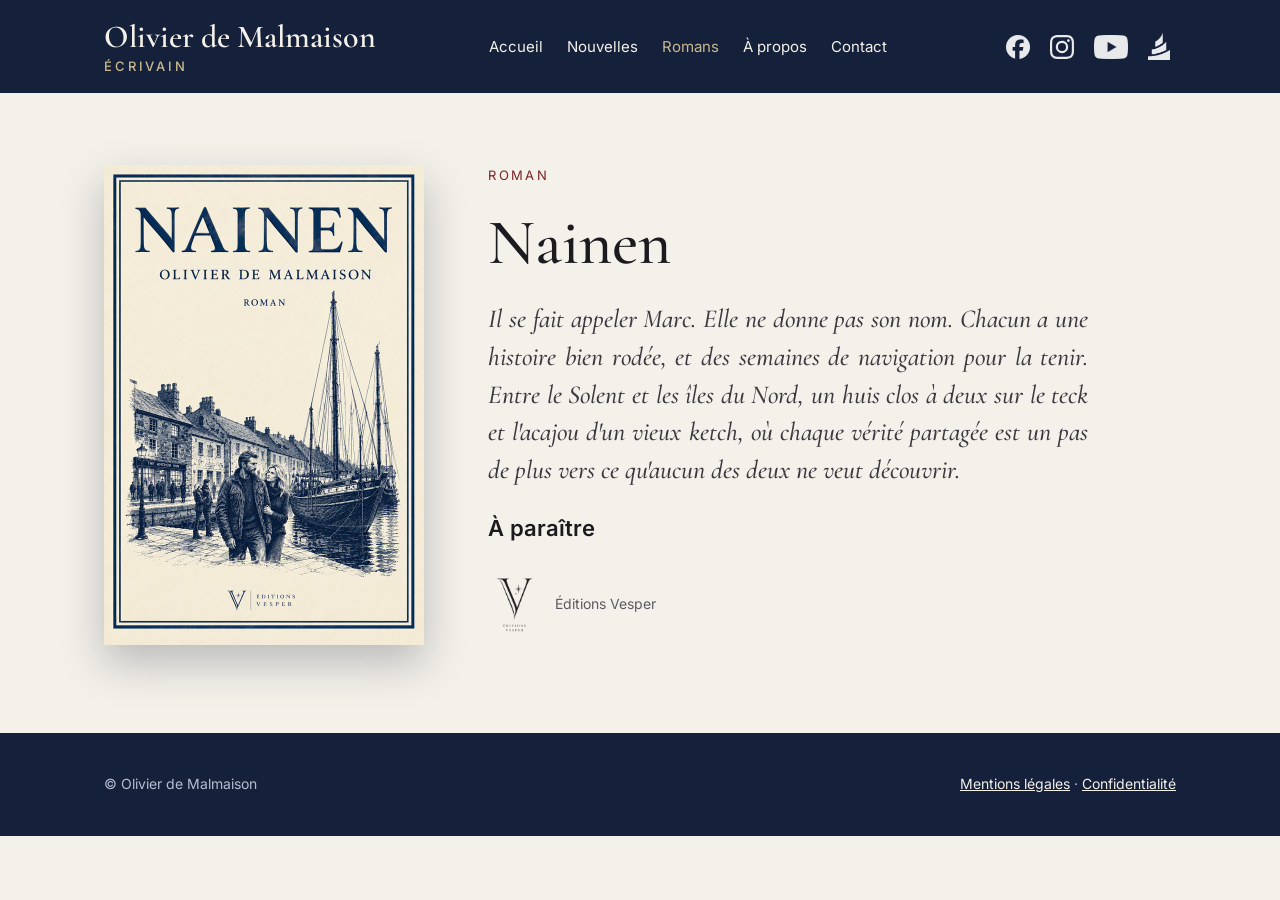
<file: livres.html>
<!doctype html>
<html lang="fr">
<head>
<meta charset="utf-8">
<meta name="viewport" content="width=device-width, initial-scale=1">
<meta name="robots" content="noindex">
<title>Nainen – Olivier de Malmaison</title>
<meta name="description" content="Nainen, roman d&#x27;Olivier de Malmaison, à paraître aux Éditions Vesper.">
<meta property="og:type" content="website">
<meta property="og:locale" content="fr_FR">
<meta property="og:site_name" content="Olivier de Malmaison">
<meta property="og:title" content="Nainen – Olivier de Malmaison">
<meta property="og:description" content="Nainen, roman d&#x27;Olivier de Malmaison, à paraître aux Éditions Vesper.">
<meta property="og:url" content="https://olivierdemalmaison.github.io/livres.html">
<meta property="og:image" content="https://olivierdemalmaison.github.io/assets/img/couv-nainen.jpg">
<link rel="icon" href="favicon.ico?v=3" sizes="any">
<link rel="icon" href="assets/img/favicon-32.png?v=3" sizes="32x32" type="image/png">
<link rel="icon" href="assets/img/favicon-192.png?v=3" sizes="192x192" type="image/png">
<link rel="apple-touch-icon" href="assets/img/apple-touch-icon.png?v=3">
<link rel="preload" href="assets/fonts/inter-latin-400-normal.woff2" as="font" type="font/woff2" crossorigin>
<link rel="preload" href="assets/fonts/cormorant-garamond-latin-600-normal.woff2" as="font" type="font/woff2" crossorigin>
<link rel="preload" href="assets/fonts/cormorant-garamond-latin-500-normal.woff2" as="font" type="font/woff2" crossorigin>
<link rel="preload" href="assets/fonts/cormorant-garamond-latin-500-italic.woff2" as="font" type="font/woff2" crossorigin>
<link rel="stylesheet" href="assets/fonts.css">
<link rel="stylesheet" href="assets/style.css?v=22">
<script type="application/ld+json">
{
 "@context": "https://schema.org",
 "@type": "Book",
 "name": "Nainen",
 "author": {
  "@type": "Person",
  "name": "Olivier de Malmaison",
  "url": "https://olivierdemalmaison.github.io/"
 },
 "inLanguage": "fr",
 "url": "https://olivierdemalmaison.github.io/livres.html",
 "image": "https://olivierdemalmaison.github.io/assets/img/couv-nainen.jpg",
 "genre": "Roman",
 "description": "Il se fait appeler Marc. Elle ne donne pas son nom. Un huis clos à deux sur un vieux ketch, entre le Solent et les îles du Nord.",
 "publisher": {
  "@type": "Organization",
  "name": "Éditions Vesper"
 }
}
</script>
</head>
<body>

<header class="site-header">
  <div class="wrap">
    <a class="brand" href="./">Olivier de Malmaison<span class="brand-sub">Écrivain</span></a>
    <nav class="nav" aria-label="Menu principal">
      <a href="./">Accueil</a>
      <a href="nouvelles.html">Nouvelles</a>
      <a href="livres.html" aria-current="page">Romans</a>
      <a href="./#apropos">À propos</a>
      <a href="./#contact">Contact</a>
    </nav>
    <nav class="social" aria-label="Réseaux sociaux">
      <a href="https://www.facebook.com/olivierdemalmaison" target="_blank" rel="noopener" class="icon" aria-label="Facebook"><img src="assets/img/facebook.png" alt="" width="24" height="24"></a>
      <a href="https://www.instagram.com/olivierdemalmaison/" target="_blank" rel="noopener" class="icon" aria-label="Instagram"><img src="assets/img/instagram.svg" alt="" width="24" height="24"></a>
      <a href="https://www.youtube.com/@OlivierdeMalmaison" target="_blank" rel="noopener" class="icon" aria-label="YouTube"><img src="assets/img/youtube.png" alt="" width="34" height="24" style="width:34px"></a>
      <a href="https://www.babelio.com/monprofil.php?id_user=2650344" target="_blank" rel="noopener" class="icon" aria-label="Babelio"><img src="assets/img/babelio.png" alt="" width="22" height="27" style="height:27px"></a>
    </nav>
  </div>
</header>

<main>
<section style="padding-top:72px">
  <div class="wrap row" style="align-items:flex-start;gap:64px">
    <div class="side" style="flex-basis:320px">
      <img src="assets/img/couv-nainen.jpg" alt="Couverture de Nainen" width="640" height="960" style="width:320px;max-width:100%;height:auto;box-shadow:0 18px 40px rgba(15,24,48,.25)">
    </div>
    <div class="main stack" style="gap:22px">
      <p class="eyebrow">Roman</p>
      <h1>Nainen</h1>
      <p style="margin:0;max-width:600px;font-family:var(--serif);font-style:italic;font-size:clamp(21px,2.1vw,26px);line-height:1.45;color:var(--ink-2);text-align:justify;-webkit-hyphens:auto;hyphens:auto">Il se fait appeler Marc. Elle ne donne pas son nom. Chacun a une histoire bien rodée, et des semaines de navigation pour la tenir. Entre le Solent et les îles du Nord, un huis clos à deux sur le teck et l'acajou d'un vieux ketch, où chaque vérité partagée est un pas de plus vers ce qu'aucun des deux ne veut découvrir.</p>
      <p class="price">À paraître</p>
      <div style="display:flex;align-items:center;gap:14px;margin-top:8px">
        <img src="assets/img/vesper.png" alt="" style="height:56px;width:auto">
        <span class="note">Éditions Vesper</span>
      </div>
    </div>
  </div>
</section>
</main>

<footer class="site-footer">
  <div class="wrap">
    <span>© Olivier de Malmaison</span>
    <span><a href="mentions-legales.html">Mentions légales</a> · <a href="confidentialite.html">Confidentialité</a></span>
  </div>
</footer>

<script src="assets/protect.js"></script>
<script data-goatcounter="https://olivierdemalmaison.goatcounter.com/count" async src="https://gc.zgo.at/count.js"></script>
</body>
</html>
</file>
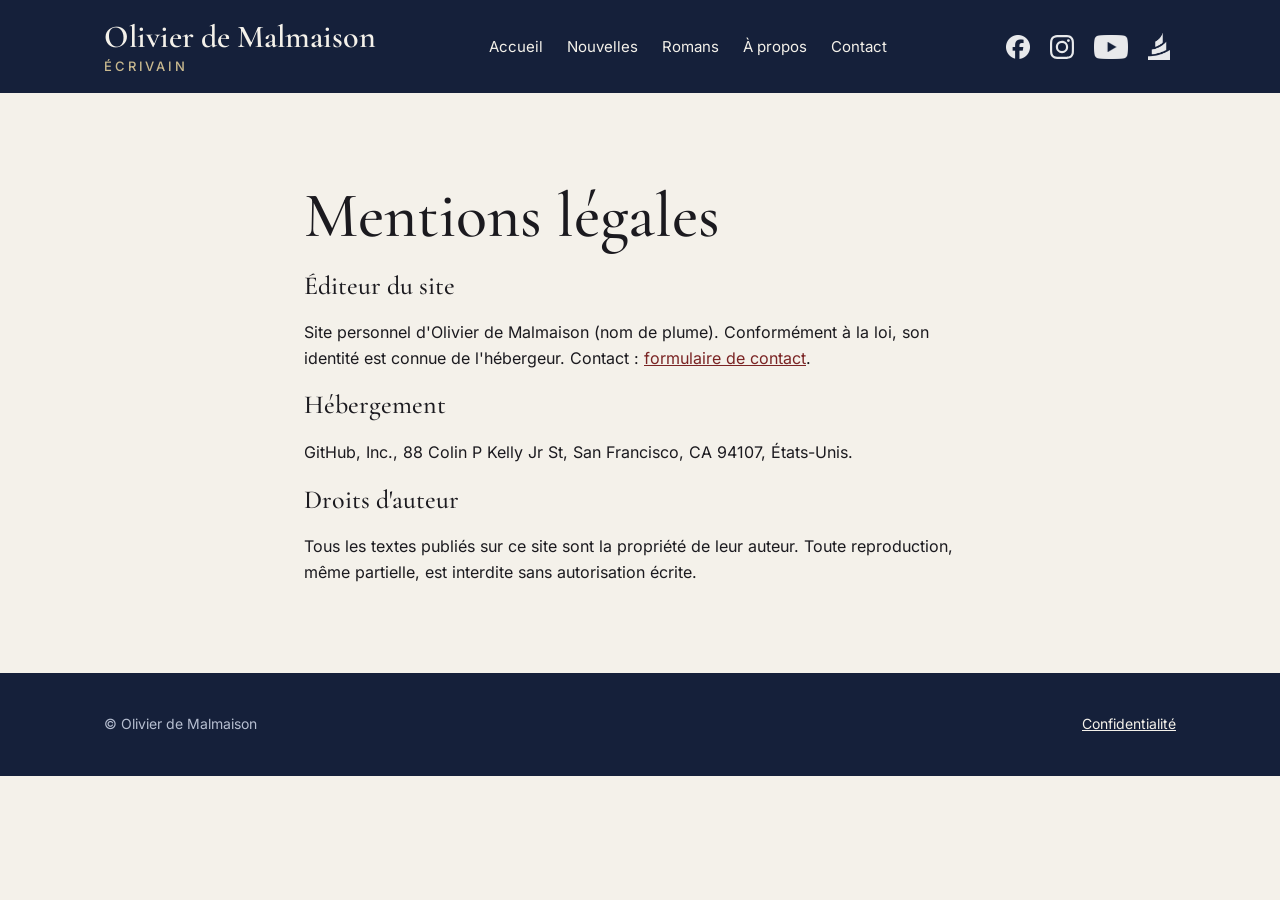
<file: mentions-legales.html>
<!doctype html>
<html lang="fr">
<head>
<meta charset="utf-8">
<meta name="viewport" content="width=device-width, initial-scale=1">
<meta name="robots" content="noindex">
<title>Mentions légales – Olivier de Malmaison</title>
<meta name="description" content="Mentions légales du site d&#x27;Olivier de Malmaison.">
<meta property="og:type" content="website">
<meta property="og:locale" content="fr_FR">
<meta property="og:site_name" content="Olivier de Malmaison">
<meta property="og:title" content="Mentions légales – Olivier de Malmaison">
<meta property="og:description" content="Mentions légales du site d&#x27;Olivier de Malmaison.">
<meta property="og:url" content="https://olivierdemalmaison.github.io/mentions-legales.html">
<meta property="og:image" content="https://olivierdemalmaison.github.io/assets/img/auteur.jpg">
<link rel="icon" href="favicon.ico?v=3" sizes="any">
<link rel="icon" href="assets/img/favicon-32.png?v=3" sizes="32x32" type="image/png">
<link rel="icon" href="assets/img/favicon-192.png?v=3" sizes="192x192" type="image/png">
<link rel="apple-touch-icon" href="assets/img/apple-touch-icon.png?v=3">
<link rel="preload" href="assets/fonts/inter-latin-400-normal.woff2" as="font" type="font/woff2" crossorigin>
<link rel="preload" href="assets/fonts/cormorant-garamond-latin-600-normal.woff2" as="font" type="font/woff2" crossorigin>
<link rel="preload" href="assets/fonts/cormorant-garamond-latin-500-normal.woff2" as="font" type="font/woff2" crossorigin>
<link rel="stylesheet" href="assets/fonts.css">
<link rel="stylesheet" href="assets/style.css?v=22">
</head>
<body>

<header class="site-header">
  <div class="wrap">
    <a class="brand" href="./">Olivier de Malmaison<span class="brand-sub">Écrivain</span></a>
    <nav class="nav" aria-label="Menu principal">
      <a href="./">Accueil</a>
      <a href="nouvelles.html">Nouvelles</a>
      <a href="livres.html">Romans</a>
      <a href="./#apropos">À propos</a>
      <a href="./#contact">Contact</a>
    </nav>
    <nav class="social" aria-label="Réseaux sociaux">
      <a href="https://www.facebook.com/olivierdemalmaison" target="_blank" rel="noopener" class="icon" aria-label="Facebook"><img src="assets/img/facebook.png" alt="" width="24" height="24"></a>
      <a href="https://www.instagram.com/olivierdemalmaison/" target="_blank" rel="noopener" class="icon" aria-label="Instagram"><img src="assets/img/instagram.svg" alt="" width="24" height="24"></a>
      <a href="https://www.youtube.com/@OlivierdeMalmaison" target="_blank" rel="noopener" class="icon" aria-label="YouTube"><img src="assets/img/youtube.png" alt="" width="34" height="24" style="width:34px"></a>
      <a href="https://www.babelio.com/monprofil.php?id_user=2650344" target="_blank" rel="noopener" class="icon" aria-label="Babelio"><img src="assets/img/babelio.png" alt="" width="22" height="27" style="height:27px"></a>
    </nav>
  </div>
</header>

<main>
<section>
  <div class="narrow stack">
    <h1>Mentions légales</h1>
    <h2 style="font-size:26px">Éditeur du site</h2>
    <p style="margin:0">Site personnel d'Olivier de Malmaison (nom de plume). Conformément à la loi, son identité est connue de l'hébergeur. Contact : <a href="./#contact">formulaire de contact</a>.</p>
    <h2 style="font-size:26px">Hébergement</h2>
    <p style="margin:0">GitHub, Inc., 88 Colin P Kelly Jr St, San Francisco, CA 94107, États-Unis.</p>
    <h2 style="font-size:26px">Droits d'auteur</h2>
    <p style="margin:0">Tous les textes publiés sur ce site sont la propriété de leur auteur. Toute reproduction, même partielle, est interdite sans autorisation écrite.</p>
  </div>
</section>
</main>

<footer class="site-footer">
  <div class="wrap">
    <span>© Olivier de Malmaison</span>
    <a href="confidentialite.html">Confidentialité</a>
  </div>
</footer>

<script data-goatcounter="https://olivierdemalmaison.goatcounter.com/count" async src="https://gc.zgo.at/count.js"></script>
</body>
</html>
</file>
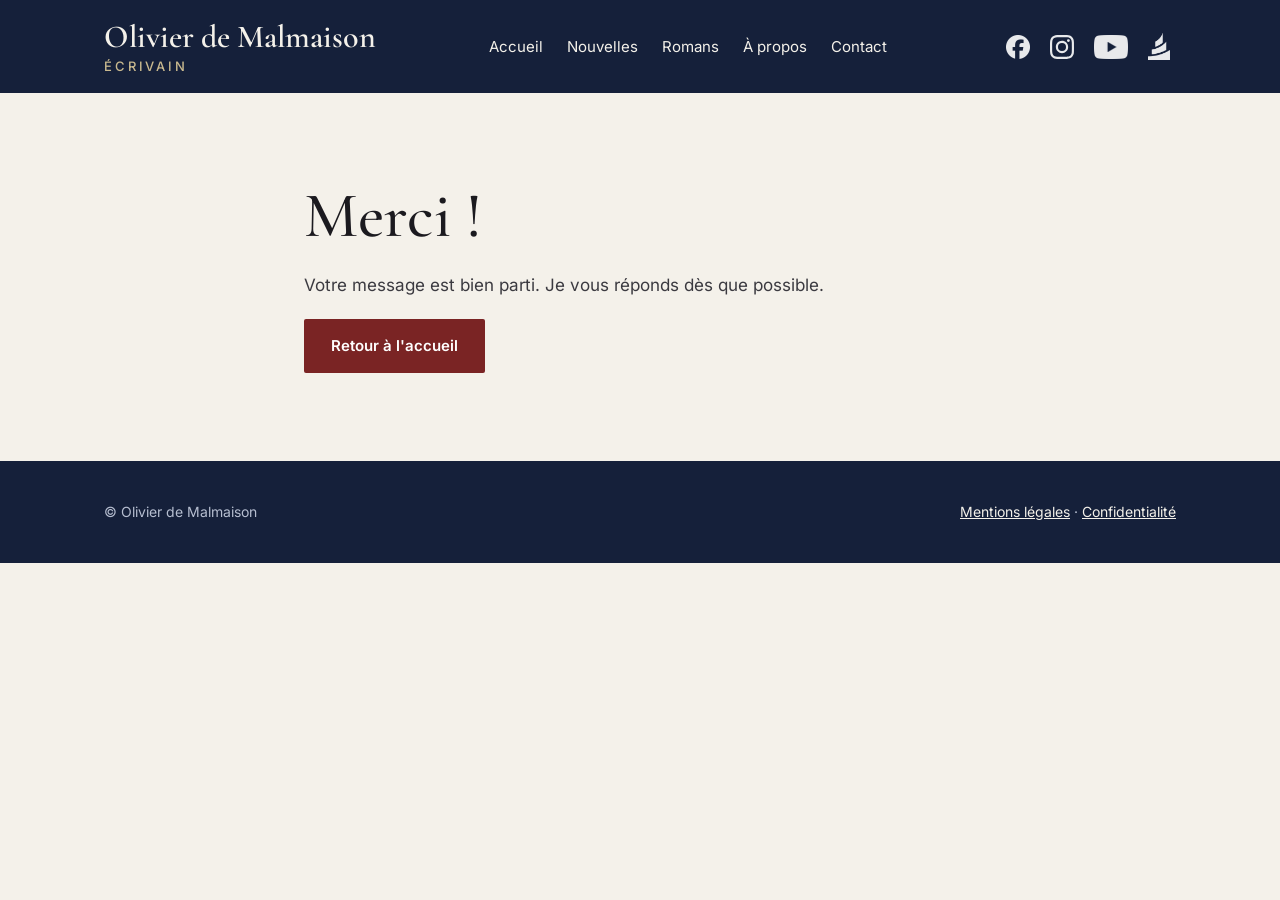
<file: merci.html>
<!doctype html>
<html lang="fr">
<head>
<meta charset="utf-8">
<meta name="viewport" content="width=device-width, initial-scale=1">
<meta name="robots" content="noindex">
<title>Merci – Olivier de Malmaison</title>
<meta name="description" content="Votre message est bien parti.">
<meta property="og:type" content="website">
<meta property="og:locale" content="fr_FR">
<meta property="og:site_name" content="Olivier de Malmaison">
<meta property="og:title" content="Merci – Olivier de Malmaison">
<meta property="og:description" content="Votre message est bien parti.">
<meta property="og:url" content="https://olivierdemalmaison.github.io/merci.html">
<meta property="og:image" content="https://olivierdemalmaison.github.io/assets/img/auteur.jpg">
<link rel="icon" href="favicon.ico?v=3" sizes="any">
<link rel="icon" href="assets/img/favicon-32.png?v=3" sizes="32x32" type="image/png">
<link rel="icon" href="assets/img/favicon-192.png?v=3" sizes="192x192" type="image/png">
<link rel="apple-touch-icon" href="assets/img/apple-touch-icon.png?v=3">
<link rel="preload" href="assets/fonts/inter-latin-400-normal.woff2" as="font" type="font/woff2" crossorigin>
<link rel="preload" href="assets/fonts/cormorant-garamond-latin-600-normal.woff2" as="font" type="font/woff2" crossorigin>
<link rel="preload" href="assets/fonts/cormorant-garamond-latin-500-normal.woff2" as="font" type="font/woff2" crossorigin>
<link rel="stylesheet" href="assets/fonts.css">
<link rel="stylesheet" href="assets/style.css?v=22">
</head>
<body>

<header class="site-header">
  <div class="wrap">
    <a class="brand" href="./">Olivier de Malmaison<span class="brand-sub">Écrivain</span></a>
    <nav class="nav" aria-label="Menu principal">
      <a href="./">Accueil</a>
      <a href="nouvelles.html">Nouvelles</a>
      <a href="livres.html">Romans</a>
      <a href="./#apropos">À propos</a>
      <a href="./#contact">Contact</a>
    </nav>
    <nav class="social" aria-label="Réseaux sociaux">
      <a href="https://www.facebook.com/olivierdemalmaison" target="_blank" rel="noopener" class="icon" aria-label="Facebook"><img src="assets/img/facebook.png" alt="" width="24" height="24"></a>
      <a href="https://www.instagram.com/olivierdemalmaison/" target="_blank" rel="noopener" class="icon" aria-label="Instagram"><img src="assets/img/instagram.svg" alt="" width="24" height="24"></a>
      <a href="https://www.youtube.com/@OlivierdeMalmaison" target="_blank" rel="noopener" class="icon" aria-label="YouTube"><img src="assets/img/youtube.png" alt="" width="34" height="24" style="width:34px"></a>
      <a href="https://www.babelio.com/monprofil.php?id_user=2650344" target="_blank" rel="noopener" class="icon" aria-label="Babelio"><img src="assets/img/babelio.png" alt="" width="22" height="27" style="height:27px"></a>
    </nav>
  </div>
</header>

<main>
<section>
  <div class="narrow stack">
    <h1>Merci !</h1>
    <p style="margin:0;font-size:17px;color:var(--ink-2)">Votre message est bien parti. Je vous réponds dès que possible.</p>
    <div><a class="btn btn-wine" href="./">Retour à l'accueil</a></div>
  </div>
</section>
</main>

<footer class="site-footer">
  <div class="wrap">
    <span>© Olivier de Malmaison</span>
    <span><a href="mentions-legales.html">Mentions légales</a> · <a href="confidentialite.html">Confidentialité</a></span>
  </div>
</footer>

<script data-goatcounter="https://olivierdemalmaison.goatcounter.com/count" async src="https://gc.zgo.at/count.js"></script>
</body>
</html>
</file>
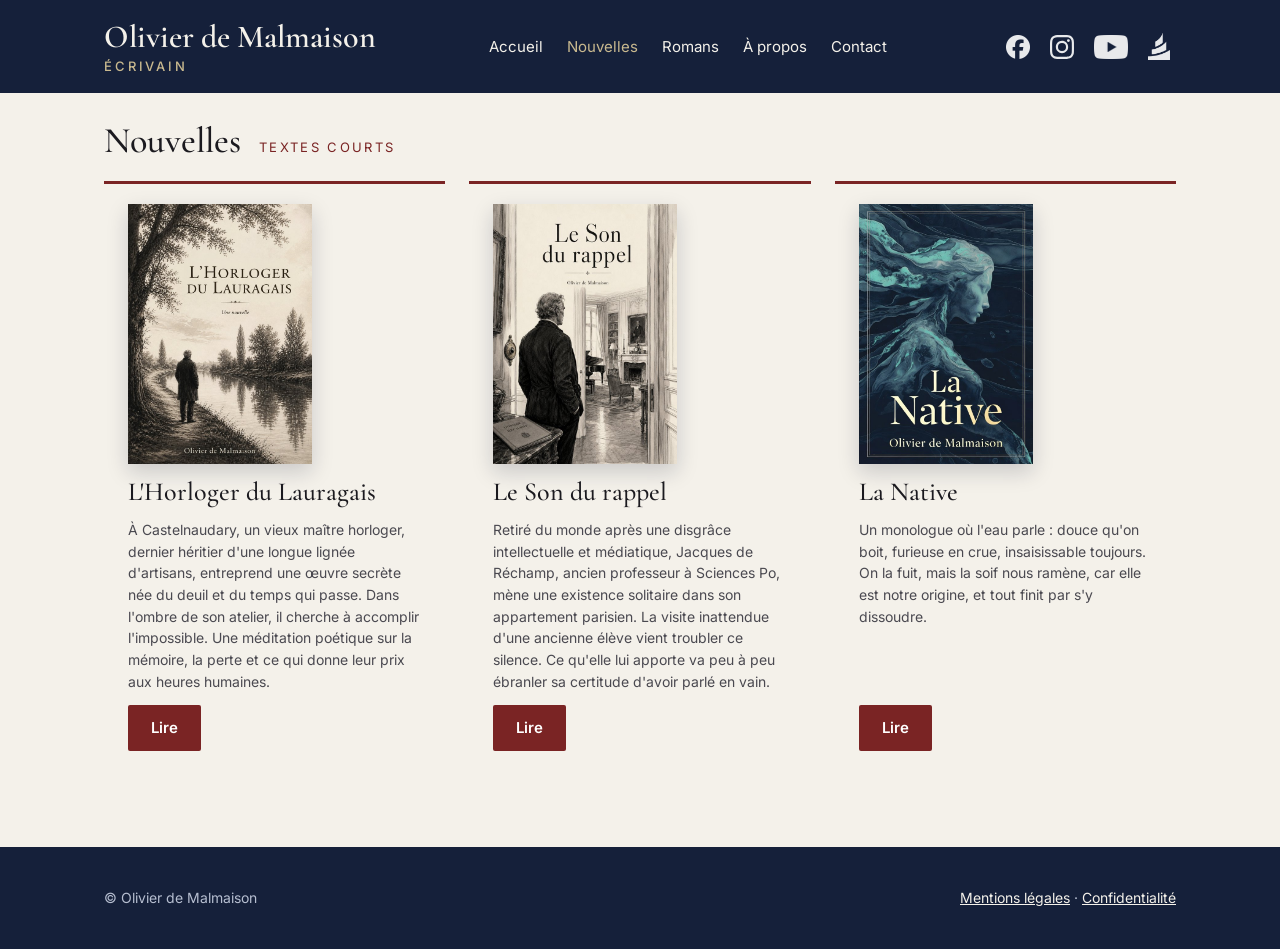
<file: nouvelles.html>
<!doctype html>
<html lang="fr">
<head>
<meta charset="utf-8">
<meta name="viewport" content="width=device-width, initial-scale=1">
<meta name="robots" content="noindex">
<title>Nouvelles – Olivier de Malmaison</title>
<meta name="description" content="Trois nouvelles d&#x27;Olivier de Malmaison à lire en ligne : Le Son du rappel, L&#x27;Horloger du Lauragais, La Native.">
<meta property="og:type" content="website">
<meta property="og:locale" content="fr_FR">
<meta property="og:site_name" content="Olivier de Malmaison">
<meta property="og:title" content="Nouvelles – Olivier de Malmaison">
<meta property="og:description" content="Trois nouvelles d&#x27;Olivier de Malmaison à lire en ligne : Le Son du rappel, L&#x27;Horloger du Lauragais, La Native.">
<meta property="og:url" content="https://olivierdemalmaison.github.io/nouvelles.html">
<meta property="og:image" content="https://olivierdemalmaison.github.io/assets/img/couv-rappel.jpg">
<link rel="icon" href="favicon.ico?v=3" sizes="any">
<link rel="icon" href="assets/img/favicon-32.png?v=3" sizes="32x32" type="image/png">
<link rel="icon" href="assets/img/favicon-192.png?v=3" sizes="192x192" type="image/png">
<link rel="apple-touch-icon" href="assets/img/apple-touch-icon.png?v=3">
<link rel="preload" href="assets/fonts/inter-latin-400-normal.woff2" as="font" type="font/woff2" crossorigin>
<link rel="preload" href="assets/fonts/cormorant-garamond-latin-600-normal.woff2" as="font" type="font/woff2" crossorigin>
<link rel="preload" href="assets/fonts/cormorant-garamond-latin-500-normal.woff2" as="font" type="font/woff2" crossorigin>
<link rel="stylesheet" href="assets/fonts.css">
<link rel="stylesheet" href="assets/style.css?v=22">
</head>
<body>

<header class="site-header">
  <div class="wrap">
    <a class="brand" href="./">Olivier de Malmaison<span class="brand-sub">Écrivain</span></a>
    <nav class="nav" aria-label="Menu principal">
      <a href="./">Accueil</a>
      <a href="nouvelles.html" aria-current="page">Nouvelles</a>
      <a href="livres.html">Romans</a>
      <a href="./#apropos">À propos</a>
      <a href="./#contact">Contact</a>
    </nav>
    <nav class="social" aria-label="Réseaux sociaux">
      <a href="https://www.facebook.com/olivierdemalmaison" target="_blank" rel="noopener" class="icon" aria-label="Facebook"><img src="assets/img/facebook.png" alt="" width="24" height="24"></a>
      <a href="https://www.instagram.com/olivierdemalmaison/" target="_blank" rel="noopener" class="icon" aria-label="Instagram"><img src="assets/img/instagram.svg" alt="" width="24" height="24"></a>
      <a href="https://www.youtube.com/@OlivierdeMalmaison" target="_blank" rel="noopener" class="icon" aria-label="YouTube"><img src="assets/img/youtube.png" alt="" width="34" height="24" style="width:34px"></a>
      <a href="https://www.babelio.com/monprofil.php?id_user=2650344" target="_blank" rel="noopener" class="icon" aria-label="Babelio"><img src="assets/img/babelio.png" alt="" width="22" height="27" style="height:27px"></a>
    </nav>
  </div>
</header>

<main>
<section class="liste-nouvelles">
  <div class="wrap stack" style="gap:20px">
    <div class="titre-ligne">
      <h1>Nouvelles</h1>
      <p class="eyebrow">Textes courts</p>
    </div>
    <div class="grid" data-melange>
      <a class="card book" href="le-son-du-rappel.html">
        <img src="assets/img/couv-rappel.jpg" alt="Couverture de Le Son du rappel" width="600" height="848" loading="lazy">
        <span class="t">Le Son du rappel</span>
        <span class="x">Retiré du monde après une disgrâce intellectuelle et médiatique, Jacques de Réchamp, ancien professeur à Sciences Po, mène une existence solitaire dans son appartement parisien. La visite inattendue d'une ancienne élève vient troubler ce silence. Ce qu'elle lui apporte va peu à peu ébranler sa certitude d'avoir parlé en vain.</span>
        <span class="btn btn-wine read">Lire</span>
      </a>
      <a class="card book" href="l-horloger-du-lauragais.html">
        <img src="assets/img/couv-horloger.jpg" alt="Couverture de L'Horloger du Lauragais" width="600" height="849" loading="lazy">
        <span class="t">L'Horloger du Lauragais</span>
        <span class="x">À Castelnaudary, un vieux maître horloger, dernier héritier d'une longue lignée d'artisans, entreprend une œuvre secrète née du deuil et du temps qui passe. Dans l'ombre de son atelier, il cherche à accomplir l'impossible. Une méditation poétique sur la mémoire, la perte et ce qui donne leur prix aux heures humaines.</span>
        <span class="btn btn-wine read">Lire</span>
      </a>
      <a class="card book" href="la-native.html">
        <img src="assets/img/couv-native.jpg" alt="Couverture de La Native" width="600" height="894" loading="lazy">
        <span class="t">La Native</span>
        <span class="x">Un monologue où l'eau parle : douce qu'on boit, furieuse en crue, insaisissable toujours. On la fuit, mais la soif nous ramène, car elle est notre origine, et tout finit par s'y dissoudre.</span>
        <span class="btn btn-wine read">Lire</span>
      </a>
    </div>
    <script src="assets/melange.js"></script>
  </div>
</section>
</main>

<footer class="site-footer">
  <div class="wrap">
    <span>© Olivier de Malmaison</span>
    <span><a href="mentions-legales.html">Mentions légales</a> · <a href="confidentialite.html">Confidentialité</a></span>
  </div>
</footer>

<script data-goatcounter="https://olivierdemalmaison.goatcounter.com/count" async src="https://gc.zgo.at/count.js"></script>
</body>
</html>
</file>
<file: assets/fonts.css>
/* Polices hébergées sur le site (licence SIL Open Font License) : plus de saut d'affichage */
@font-face{font-family:'Cormorant Garamond';font-style:normal;font-weight:500;font-display:swap;src:url(fonts/cormorant-garamond-latin-500-normal.woff2) format('woff2')}
@font-face{font-family:'Cormorant Garamond';font-style:normal;font-weight:600;font-display:swap;src:url(fonts/cormorant-garamond-latin-600-normal.woff2) format('woff2')}
@font-face{font-family:'Cormorant Garamond';font-style:italic;font-weight:500;font-display:swap;src:url(fonts/cormorant-garamond-latin-500-italic.woff2) format('woff2')}
@font-face{font-family:'Inter';font-style:normal;font-weight:400;font-display:swap;src:url(fonts/inter-latin-400-normal.woff2) format('woff2')}
@font-face{font-family:'Inter';font-style:normal;font-weight:500;font-display:swap;src:url(fonts/inter-latin-500-normal.woff2) format('woff2')}
@font-face{font-family:'Inter';font-style:normal;font-weight:600;font-display:swap;src:url(fonts/inter-latin-600-normal.woff2) format('woff2')}
@font-face{font-family:'EB Garamond';font-style:normal;font-weight:400;font-display:swap;src:url(fonts/eb-garamond-latin-400-normal.woff2) format('woff2')}
@font-face{font-family:'EB Garamond';font-style:italic;font-weight:400;font-display:swap;src:url(fonts/eb-garamond-latin-400-italic.woff2) format('woff2')}
</file>
<file: assets/style.css>
:root{
  --navy:#15203A;
  --navy-deep:#0F1830;
  --navy-line:#34436A;
  --navy-soft:#22304F;
  --gold:#C9B98F;
  --paper:#F4F1EA;
  --paper-2:#EAE5DA;
  --ink:#1B1A1F;
  --ink-2:#3B3A40;
  --ink-3:#5C5A62;
  --wine:#7A2424;
  --wine-dark:#4F1414;
  --muted-on-dark:#B6BED0;
  --serif:'Cormorant Garamond',Georgia,serif;
  --sans:Inter,system-ui,-apple-system,sans-serif;
}
*{box-sizing:border-box}
html{scroll-behavior:smooth}
body{margin:0;background:var(--paper);color:var(--ink);font-family:var(--sans);line-height:1.6}
img{max-width:100%;display:block}
a{color:var(--wine)}a:hover{color:var(--wine-dark)}
.wrap{max-width:1120px;margin:0 auto;padding:0 24px}
.narrow{max-width:720px;margin:0 auto;padding:0 24px}
.eyebrow{margin:0;font-size:13px;letter-spacing:.18em;text-transform:uppercase;color:var(--wine)}
.dark .eyebrow{color:var(--gold)}
h1,h2,h3{font-family:var(--serif);font-weight:500;line-height:1.1;margin:0}
h1{font-size:clamp(40px,6vw,64px)}
h2{font-size:clamp(32px,4vw,44px)}
section{padding:88px 0}
.dark{background:var(--navy);color:var(--paper)}
.tint{background:var(--paper-2)}
.stack{display:flex;flex-direction:column;gap:20px}
.row{display:flex;flex-wrap:wrap;gap:56px;align-items:center}
.row>.main{flex:999 1 480px;min-width:0}
.row>.side{flex:1 1 260px;display:flex;justify-content:center}
.grid{display:grid;grid-template-columns:repeat(auto-fit,minmax(260px,1fr));gap:24px}

/* En-tête */
.site-header{background:var(--navy);color:var(--paper)}
.site-header .wrap{display:flex;flex-wrap:wrap;gap:16px;justify-content:space-between;align-items:center;padding-top:20px;padding-bottom:20px}
.brand{font-family:var(--serif);font-size:26px;font-weight:600;color:var(--paper);text-decoration:none}
.brand:hover{color:var(--gold)}
.nav{display:flex;flex-wrap:wrap;gap:24px;font-size:15px}
.nav a{color:var(--paper);text-decoration:none}
.nav a:hover,.nav a[aria-current="page"]{color:var(--gold)}

/* Boutons */
.btn{display:inline-block;padding:14px 26px;font-weight:600;font-size:15px;border-radius:2px;text-decoration:none;border:1px solid transparent;cursor:pointer;font-family:inherit}
.btn-gold{background:var(--gold);color:var(--navy)}
.btn-gold:hover{background:#d8cba6;color:var(--navy)}
.btn-ghost{border-color:var(--gold);color:var(--paper)}
.btn-ghost:hover{background:var(--navy-soft);color:var(--paper)}
.btn-wine{background:var(--wine);color:#fff}
.btn-wine:hover{background:var(--wine-dark);color:#fff}
.btn-ink{background:var(--ink);color:var(--paper)}
.actions{display:flex;flex-wrap:wrap;gap:16px;align-items:center}

/* Accueil */
.hero{padding:72px 0 96px}
.hero .lead{font-size:18px;color:#D8D3C7;max-width:560px;margin:0}
.placeholder{display:flex;align-items:center;justify-content:center;text-align:center;padding:24px;font-size:14px}
.portrait{width:280px;height:360px;background:var(--navy-soft);border:1px solid var(--navy-line);color:var(--muted-on-dark)}
.cover{width:240px;height:360px;background:var(--navy-deep);color:var(--gold);flex-direction:column;gap:12px;box-shadow:0 18px 40px rgba(15,24,48,.25)}
.cover .t{font-family:var(--serif);font-size:30px;line-height:1.1}
.cover .s{font-size:12px;letter-spacing:.16em;text-transform:uppercase;color:#A3AEC6}
.cover.lg{width:320px;height:480px}
.cover.lg .t{font-size:40px}
.price{font-size:22px;font-weight:600;margin:0}
.note{font-size:14px;color:var(--ink-3)}

.card{background:var(--paper);padding:28px;text-decoration:none;color:var(--ink);display:flex;flex-direction:column;gap:14px;border-top:3px solid var(--wine)}
.card:hover{color:var(--ink);box-shadow:0 8px 24px rgba(15,24,48,.08)}
.card .t{font-family:var(--serif);font-size:26px;line-height:1.2}
.card .x{font-size:15px;color:#4A4950}
.card .m{font-size:13px;color:#6B6970}

.video{flex:999 1 520px;min-width:0;aspect-ratio:16/9;background:var(--navy);color:#A3AEC6}

.review{margin:0;padding:28px;border:1px solid var(--navy-line);display:flex;flex-direction:column;gap:16px}
.review .stars{color:var(--gold);font-size:18px}
.review blockquote{margin:0;font-family:var(--serif);font-size:22px;line-height:1.4;font-style:italic}
.review figcaption{font-size:14px;color:var(--muted-on-dark)}

/* Formulaires */
form{display:flex;flex-direction:column;gap:18px}
.fields{display:flex;flex-wrap:wrap;gap:18px}
label{flex:1 1 240px;display:flex;flex-direction:column;gap:8px;font-size:14px;font-weight:500}
input,textarea{padding:12px 14px;border:1px solid #B9B3A6;background:#fff;font:inherit;font-weight:400;color:var(--ink)}
textarea{resize:vertical}
input:focus,textarea:focus{outline:2px solid var(--navy);outline-offset:1px}

/* Lecture */
.reading{padding:72px 0 56px}
.protect-note{display:flex;gap:12px;align-items:center;padding:14px 16px;background:var(--paper-2);font-size:14px;color:var(--ink-2)}
.text{font-family:var(--serif);font-size:22px;line-height:1.7;display:flex;flex-direction:column;gap:22px}
.text p{margin:0}
.text .sep{text-align:center;letter-spacing:.5em;color:var(--wine)}
.protected{-webkit-user-select:none;user-select:none}
.end-cta{border-top:1px solid #CFC8B9;padding-top:24px;display:flex;flex-wrap:wrap;gap:16px;justify-content:space-between;align-items:center}

/* Livres */
.perks{display:grid;grid-template-columns:repeat(auto-fit,minmax(200px,1fr));gap:16px}
.perk{background:var(--paper-2);padding:18px;display:flex;flex-direction:column;gap:6px}
.perk b{font-size:14px}
.perk span{font-size:13px;color:#4A4950;line-height:1.5}

/* Pied de page */
.site-footer{background:var(--navy);color:var(--muted-on-dark);padding:40px 0;font-size:14px}
.site-footer .wrap{display:flex;flex-wrap:wrap;gap:20px;justify-content:space-between;align-items:center}
.site-footer nav{display:flex;flex-wrap:wrap;gap:20px}
.site-footer a{color:var(--paper)}
.site-footer a:hover{color:var(--gold)}

@media print{.protected{display:none}}

/* Réseaux sociaux en haut */
.social{display:flex;flex-wrap:wrap;gap:8px;width:100%;justify-content:flex-end}
.social a{font-size:13px;color:var(--gold);text-decoration:none;border:1px solid var(--navy-line);padding:6px 12px;border-radius:999px}
.social a:hover{border-color:var(--gold);color:var(--paper)}
@media (min-width:900px){.social{width:auto;order:3}}
.portrait-img{width:320px;max-width:100%;height:400px;object-fit:cover;object-position:center 30%;border:1px solid var(--navy-line);box-shadow:0 18px 40px rgba(0,0,0,.35)}
.social{align-items:center}
.social a.icon{border:none;padding:6px;display:inline-flex;opacity:.9}
.social a.icon:hover{opacity:1}
.social a.icon img{width:24px;height:24px}

/* Corrections */
.brand{display:flex;flex-direction:column;line-height:1.05}
.brand-sub{font-family:var(--sans);font-size:11px;font-weight:500;letter-spacing:.22em;text-transform:uppercase;color:var(--gold);margin-top:4px}
.portrait-img{width:320px;max-width:100%;height:auto;aspect-ratio:4/5;object-fit:cover}
.social{flex-direction:row;flex-wrap:nowrap}
.social a.icon img{display:block;width:auto;height:24px;max-width:none}
.brand{font-size:32px}
.brand-sub{font-size:13px;margin-top:6px}
@media (max-width:600px){.brand{font-size:28px}}

/* Champs empilés : pas de hauteur forcée */
form > label{flex:none}

/* Nouvelles : couvertures */
.card.book{padding:0 0 24px}
.card.book img{width:100%;height:auto;aspect-ratio:600/850;object-fit:cover}
.card.book .t,.card.book .x{padding:0 24px}

/* Babelio : lien texte dans la barre des réseaux */
.social a.icon.babelio{font-family:var(--serif);font-size:19px;font-weight:600;color:var(--paper);line-height:24px;padding:6px 4px}
.social a.icon.babelio:hover{color:var(--gold)}
.card.book .read{align-self:flex-start;margin:4px 24px 0;padding:10px 22px}
.card.book{justify-content:flex-start}
.card.book .read{margin-top:auto}

/* Lecture : texte justifié comme les manuscrits */
.text p{text-align:justify;-webkit-hyphens:auto;hyphens:auto}
.text p.sep{text-align:center}
.text{font-family:'EB Garamond',Georgia,serif;font-size:21px;line-height:1.65}

/* Accueil : miniatures des nouvelles */
.minis{display:flex;flex-direction:column;gap:14px;max-width:560px}
.mini{display:flex;gap:18px;align-items:center;text-decoration:none;color:var(--paper);padding:10px;margin:-10px;border-radius:2px}
.mini:hover{background:var(--navy-soft);color:var(--paper)}
.mini img{width:64px;height:90px;object-fit:cover;flex:none;box-shadow:0 6px 16px rgba(0,0,0,.35)}
.mini b{display:block;font-family:var(--serif);font-size:24px;font-weight:600;line-height:1.15}
.mini span span{display:block;font-size:15px;color:#D8D3C7;margin-top:4px}
.review figcaption a{color:var(--gold)}

/* Page Nouvelles : en-tête compact sur une ligne */
.liste-nouvelles{padding:28px 0 72px}
.titre-ligne{display:flex;align-items:baseline;gap:18px;flex-wrap:wrap}
.titre-ligne h1{font-size:36px}
.liste-nouvelles .card.book{padding-top:20px;gap:12px}
.liste-nouvelles .card.book img{width:auto;height:260px;aspect-ratio:auto;margin:0 24px;align-self:flex-start;box-shadow:0 8px 20px rgba(15,24,48,.18)}
.liste-nouvelles .card.book .x{font-size:14px;line-height:1.55}

/* « Prévenez-moi » en fin de nouvelle */
.prevenir{padding:8px 0 56px}
.p-form{flex-direction:row;flex-wrap:wrap;gap:12px}
.p-form input[type=email]{flex:1 1 240px}

/* Téléphone : en-tête compact */
@media (max-width:600px){
  .site-header .wrap{gap:10px;padding-top:14px;padding-bottom:12px}
  .nav{gap:6px 18px;font-size:15px;width:100%}
  .social{justify-content:flex-start;margin-left:-6px}
  .side img[alt^="Couverture de Nainen"]{width:220px!important}
  section{padding:56px 0}
}

/* Accueil : le nom de l'auteur est le titre principal (pour Google), sans changer l'affichage */
.brand-h1{margin:0;font:inherit;line-height:inherit}
.hero-title{font-size:clamp(40px,6vw,64px)}
</file>
